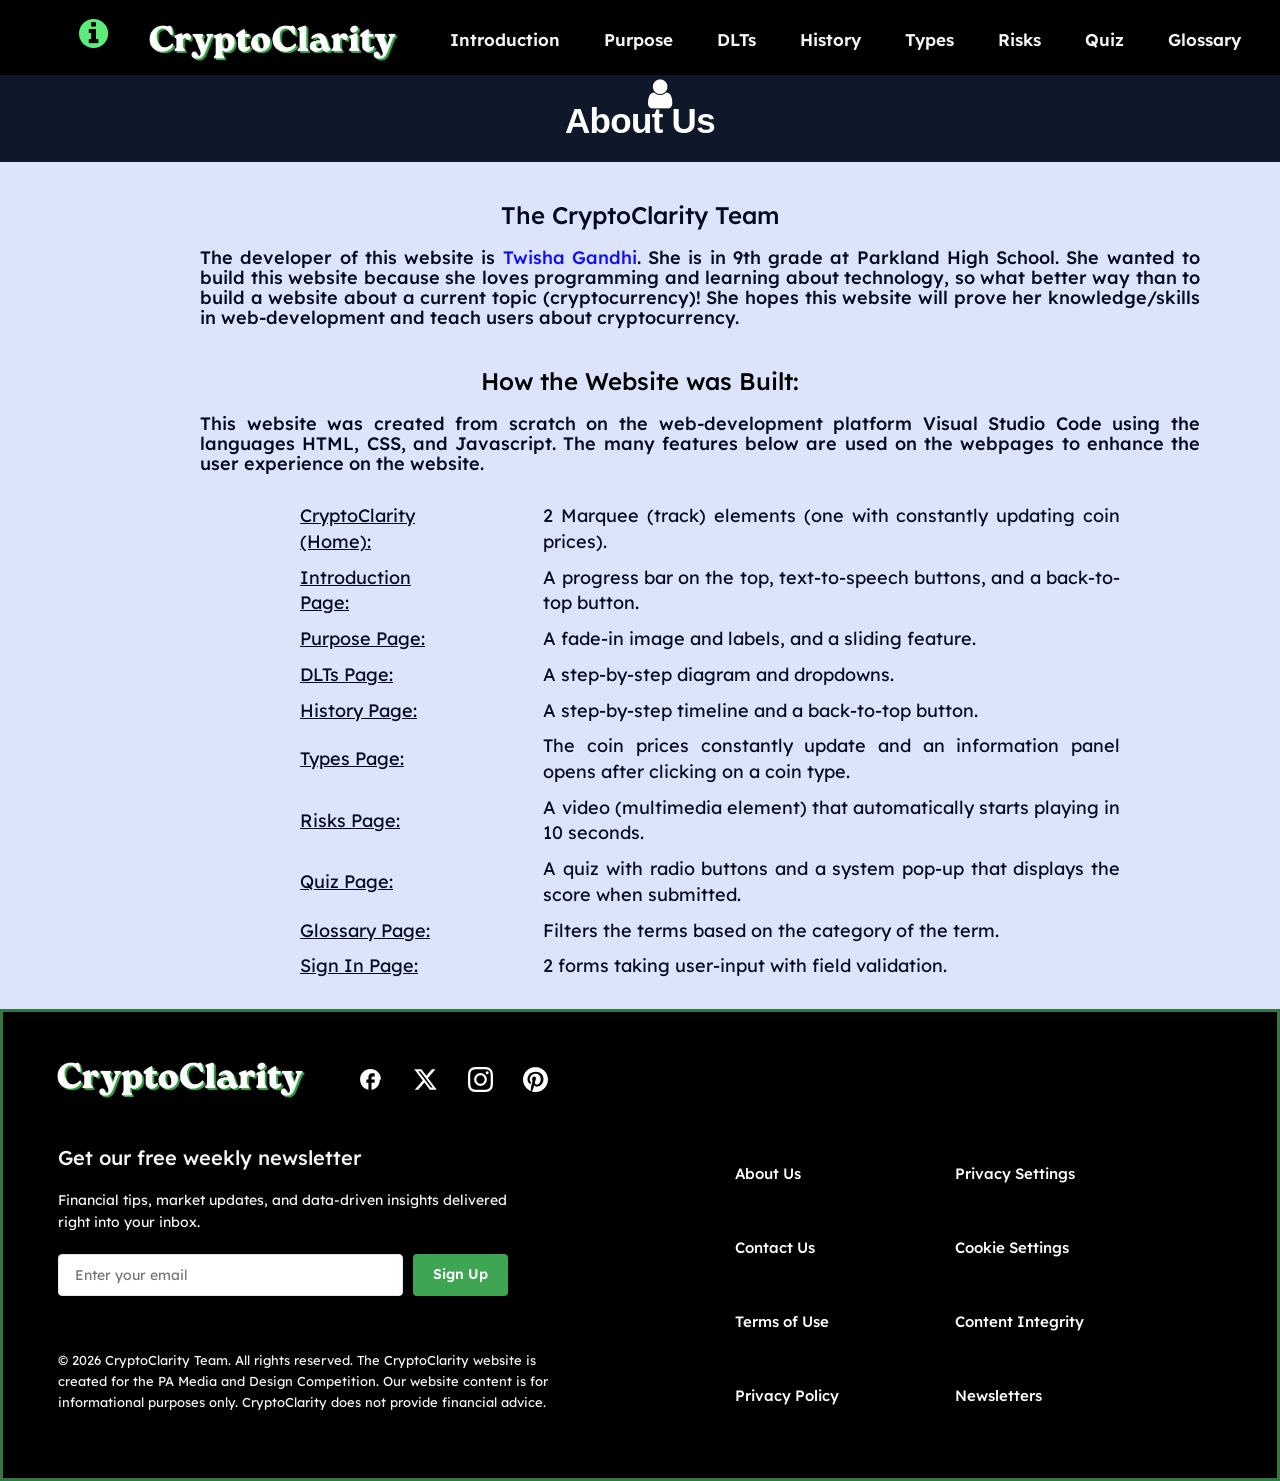
<file: about.html>
<!DOCTYPE html>
<html>

<head>
    <meta charset="UTF-8">
    <title>About Us | CryptoClarity</title>
    <meta name="viewport" content="width=device-width, initial-scale=1">
    <link rel="stylesheet" href="https://maxcdn.bootstrapcdn.com/bootstrap/3.4.0/css/bootstrap.min.css">
    <script src="https://ajax.googleapis.com/ajax/libs/jquery/3.4.1/jquery.min.js"></script>
    <script src="https://maxcdn.bootstrapcdn.com/bootstrap/3.4.0/js/bootstrap.min.js"></script>
    <link rel="stylesheet" href="https://cdnjs.cloudflare.com/ajax/libs/font-awesome/4.7.0/css/font-awesome.min.css">
    <link rel="icon" type="image/x-icon" href="logoFF.png">
    <link rel="stylesheet" href="style.css">
    <script src="common.js"></script>

    <link
        href="https://fonts.googleapis.com/css2?family=Lexend:wght@100..900&family=Space+Mono:ital,wght@0,400;0,700;1,400;1,700&display=swap"
        rel="stylesheet">
</head>

<body>
    <nav class="navbar-inverse navbar-dark bg-black"
        style="background-color: #000000 !important; margin-bottom: 0px !important; padding-bottom: 0px !important; border: none !important;">
        <div class="navbar-header">
            <button type="button" class="navbar-toggle" data-toggle="collapse" data-target="#myNavbar"
                target="#myNavbar">
                <span class="icon-bar"></span>
                <span class="icon-bar"></span>
                <span class="icon-bar"></span>
            </button>
            <a class="navbar-brand" href="#"></a>
        </div>
        <div class="collapse navbar-collapse" id="myNavbar">
            <ul class="menu">
                <li class="links"><a href="#" id="infoMark" onclick="extra()"><i class="fa fa-info-circle fa-2x"
                            style="color: #5deb7a"></i></a></li>
                <a href="#" id="homei" onclick="home()">
                    <img src="menuLogo.JPG" alt="Logo" class="menu-logo-img">
                </a>
                <li class="links"><a class="nav-word" onclick="intro()">Introduction</a></li>
                <li class="links"><a class="nav-word" onclick="purpose()">Purpose</a></li>
                <li class="links"><a class="nav-word" onclick="dlt()">DLTs</a></li>
                <li class="links"><a class="nav-word" onclick="history()">History</a></li>
                <li class="links"><a class="nav-word" onclick="types()">Types</a></li>
                <li class="links"><a class="nav-word" onclick="risks()">Risks</a></li>
                <li class="links"><a class="nav-word" onclick="quiz()">Quiz</a></li>
                <li class="links"><a class="nav-word" onclick="gloss()">Glossary</a></li>
                <li class="links"><a href="#" id="qMark" onclick="signup()"><i class="fa fa-user fa-2x"
                            style="color: white"></i></a></li>
            </ul>
        </div>
    </nav>
    <section class="crypto-hero-section2">
        <div class="crypto-hero-container2">
            <h1 class="crypto-hero-title2">About Us</h1>
        </div>
    </section>
    <br>
    <h3>The CryptoClarity Team</h3>
    </div>
    <h3 id="homeinfo">The developer of this website is <span style="color: rgb(13, 13, 250)">Twisha 
        Gandhi</span>. She is in 9th grade at Parkland High School. She wanted to build this website 
        because she loves programming and learning about technology, so what better way than to build a 
        website about a current topic (cryptocurrency)! She hopes this website will prove her 
        knowledge/skills in web-development and teach users about cryptocurrency. </h3>
    <h3 id="header">How the Website was Built:</h3>
    </hr>
    <h3 id="homeinfo">This website was created from scratch on the web-development
        platform Visual Studio Code using the languages HTML, CSS, and Javascript. The many features 
        below are used on the webpages to enhance the user experience on the website.
    </h3>
    <table id="typeinfo">
        <tr>
            <td><u>CryptoClarity (Home):</u></td>
            <td>2 Marquee (track) elements (one with constantly updating coin prices).</td>
            </td>
        </tr>
        <tr>
            <td><u>Introduction Page:</u></td>
            <td>A progress bar on the top, text-to-speech buttons, and a back-to-top button.</td>
        </tr>
        <tr>
            <td><u>Purpose Page:</u></td>
            <td>A fade-in image and labels, and a sliding feature.</td>
        </tr>
        <tr>
            <td><u>DLTs Page:</u></td>
            <td>A step-by-step diagram and dropdowns.</td>
        </tr>
        <tr>
            <td><u>History Page:</u></td>
            <td>A step-by-step timeline and a back-to-top button.</td>
        </tr>
        <tr>
            <td><u>Types Page:</u></td>
            <td>The coin prices constantly update and an information panel opens after clicking on a coin type.</td>
        </tr>
        <tr>
            <td><u>Risks Page:</u></td>
            <td>A video (multimedia element) that automatically starts playing in 10 seconds.</td>
        </tr>
        <tr>
            <td><u>Quiz Page:</u></td>
            <td>A quiz with radio buttons and a system pop-up that displays the score when submitted.</td>
        </tr>
        <tr>
            <td><u>Glossary Page:</u></td>
            <td>Filters the terms based on the category of the term.</td>
        </tr>
        <tr>
            <td><u>Sign In Page:</u></td>
            <td>2 forms taking user-input with field validation.</td>
        </tr>
    </table>
    <br>
    <footer class="hl-footer">
        <div class="hl-footer-container">
            <div class="hl-brand-row">
                <img src="menuLogo.JPG" alt="Logo" class="menu-logo-img" style="height:55px;">
                <div class="hl-social-links">
                    <a href="#" class="top-scroll-link" aria-label="Facebook">
                        <svg viewBox="0 0 24 24">
                            <path
                                d="M22 12c0-5.52-4.48-10-10-10S2 6.48 2 12c0 4.84 3.44 8.87 8 9.8V15H8v-3h2V9.5C10 7.57 11.57 6 13.5 6H16v3h-2c-.55 0-1 .45-1 1v2h3v3h-3v6.95c4.56-.93 8-4.96 8-9.8z" />
                        </svg>
                    </a>
                    <a href="#" class="top-scroll-link" aria-label="Twitter">
                        <svg viewBox="0 0 24 24">
                            <path
                                d="M18.244 2.25h3.308l-7.227 8.26 8.502 11.24H16.17l-5.214-6.817L4.99 21.75H1.68l7.73-8.835L1.254 2.25H8.08l4.713 6.231zm-1.161 17.52h1.833L7.084 4.126H5.117z" />
                        </svg>
                    </a>
                    <a href="#" class="top-scroll-link" aria-label="Instagram">
                        <svg viewBox="0 0 24 24">
                            <path
                                d="M12 2.163c3.204 0 3.584.012 4.85.07 3.252.148 4.771 1.691 4.919 4.919.058 1.265.069 1.645.069 4.849 0 3.205-.012 3.584-.069 4.849-.149 3.225-1.664 4.771-4.919 4.919-1.266.058-1.644.07-4.85.07-3.204 0-3.584-.012-4.849-.07-3.26-.149-4.771-1.699-4.919-4.92-.058-1.265-.07-1.644-.07-4.849 0-3.204.013-3.583.07-4.849.149-3.227 1.664-4.771 4.919-4.919 1.266-.057 1.645-.069 4.849-.069zM12 0C8.741 0 8.333.014 7.053.072 2.695.272.273 2.69.073 7.051.014 8.333 0 8.741 0 12c0 3.259.014 3.668.072 4.948.2 4.358 2.618 6.78 6.98 6.98 1.281.058 1.689.072 4.948.072 3.259 0 3.668-.014 4.948-.072 4.354-.2 6.782-2.618 6.979-6.98.059-1.28.073-1.689.073-4.948 0-3.259-.014-3.667-.072-4.947-.196-4.354-2.617-6.78-6.979-6.98C15.668.014 15.259 0 12 0zm0 5.838a6.162 6.162 0 1 0 0 12.324 6.162 6.162 0 0 0 0-12.324zM12 16a4 4 0 1 1 0-8 4 4 0 0 1 0 8zm6.406-11.845a1.44 1.44 0 1 0 0 2.881 1.44 1.44 0 0 0 0-2.881z" />
                        </svg>
                    </a>
                    <a href="#" class="top-scroll-link" aria-label="Pinterest">
                        <svg viewBox="0 0 24 24">
                            <path
                                d="M12.017 0C5.396 0 .029 5.367.029 11.987c0 5.079 3.158 9.417 7.618 11.162-.105-.949-.199-2.403.041-3.439.219-.937 1.406-5.966 1.406-5.966s-.359-.72-.359-1.781c0-1.663.967-2.907 2.17-2.907 1.023 0 1.518.769 1.518 1.689 0 1.029-.653 2.567-.992 3.992-.285 1.193.6 2.165 1.775 2.165 2.128 0 3.768-2.245 3.768-5.487 0-2.861-2.063-4.869-5.008-4.869-3.41 0-5.409 2.562-5.409 5.199 0 1.033.394 2.143.889 2.741.099.12.112.225.085.345-.09.375-.293 1.199-.334 1.363-.053.225-.172.271-.401.165-1.495-.69-2.433-2.878-2.433-4.646 0-3.776 2.748-7.252 7.92-7.252 4.158 0 7.392 2.967 7.392 6.923 0 4.135-2.607 7.462-6.233 7.462-1.214 0-2.354-.629-2.743-1.37l-.749 2.848c-.269 1.045-1.004 2.352-1.498 3.146 1.123.345 2.306.535 3.55.535 6.607 0 11.985-5.365 11.985-11.987C23.97 5.39 18.592.026 11.985.026L12.017 0z" />
                        </svg>
                    </a>
                </div>
            </div>
            <div class="hl-main-content">
                <div class="hl-left-panel">
                    <div class="hl-newsletter-box">
                        <h3>Get our free weekly newsletter</h3>
                        <p>Financial tips, market updates, and data-driven insights delivered right into your inbox.</p>
                        <form class="hl-newsletter-form" onsubmit="handleSignUp(event)">
                            <input type="email" placeholder="Enter your email" required aria-label="Email address">
                            <button type="submit">Sign Up</button>
                        </form>
                    </div>"
                    <div class="hl-copyright">© 2026 CryptoClarity Team. All rights reserved. The
                        CryptoClarity website is created for the PA Media and Design Competition. Our
                        website content is for informational purposes only. CryptoClarity does not
                        provide financial advice.
                    </div>
                </div>
                <div class="hl-links-grid">
                    <div class="hl-links-column">
                        <ul>
                            <li><a href="#" class="top-scroll-link2">About Us</a></li>
                            <li><a href="#" class="top-scroll-link">Contact Us</a></li>
                            <li><a href="#" class="top-scroll-link">Terms of Use</a></li>
                            <li><a href="#" class="top-scroll-link">Privacy Policy</a></li>
                        </ul>
                    </div>
                    <div class="hl-links-column">
                        <ul>
                            <li><a href="#" class="top-scroll-link">Privacy Settings</a></li>
                            <li><a href="#" class="top-scroll-link">Cookie Settings</a></li>
                            <li><a href="#" class="top-scroll-link">Content Integrity</a></li>
                            <li><a href="#" class="top-scroll-link">Newsletters</a></li>
                        </ul>
                    </div>
                </div>
            </div>
        </div>
    </footer>

    <div class="hl-modal-overlay" id="successModal">
        <div class="hl-modal">
            <div class="hl-modal-icon">✓</div>
            <h4>Subscription Successful!</h4>
            <p>Thank you for joining our community. You will now receive tips & updates directly in your inbox.</p>
            <button class="hl-modal-close" onclick="closeModal()">Close</button>
        </div>
    </div>
</body>

</html>

<script>
    const modalOverlay = document.getElementById('successModal');
    function handleSignUp(event) {
        event.preventDefault();
        modalOverlay.classList.add('active');
    }
    function closeModal() {
        modalOverlay.classList.remove('active');
    }
    modalOverlay.addEventListener('click', function (e) {
        if (e.target === modalOverlay) {
            closeModal();
        }
    });
    document.querySelectorAll('.top-scroll-link').forEach(link => {
        link.addEventListener('click', function (event) {
            event.preventDefault();
            window.scrollTo({
                top: 0,
                behavior: 'smooth'
            });
        });
    });
    document.querySelectorAll('.top-scroll-link2').forEach(link => {
        link.addEventListener('click', function (event) {
            event.preventDefault();
            window.location.href = 'about.html';
        });
    });
</script>
</file>
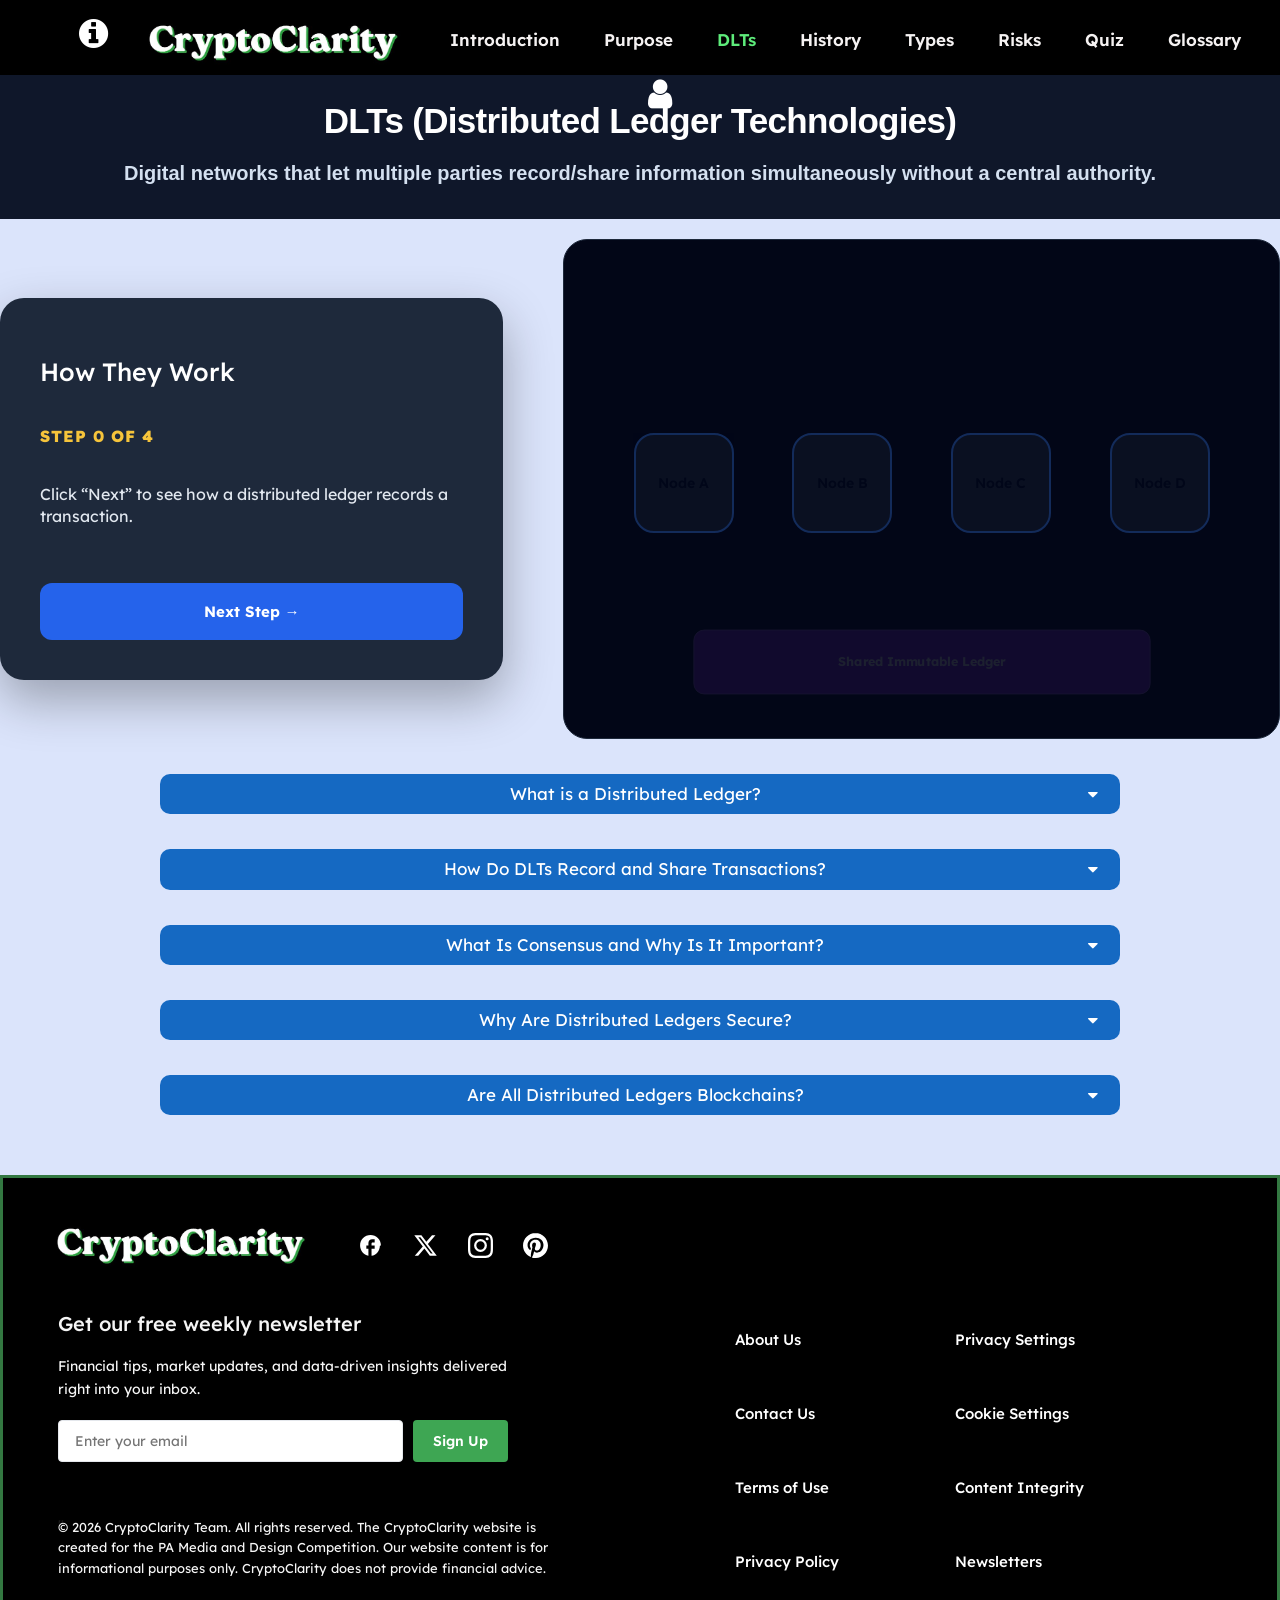
<file: dlt.html>
<!DOCTYPE html>
<html>

<head>
  <meta charset="UTF-8">
  <title>DLTs | CryptoClarity</title>
  <meta name="viewport" content="width=device-width, initial-scale=1">
  <link rel="stylesheet" href="https://maxcdn.bootstrapcdn.com/bootstrap/3.4.0/css/bootstrap.min.css">
  <script src="https://ajax.googleapis.com/ajax/libs/jquery/3.4.1/jquery.min.js"></script>
  <script src="https://maxcdn.bootstrapcdn.com/bootstrap/3.4.0/js/bootstrap.min.js"></script>
  <link rel="stylesheet" href="https://cdnjs.cloudflare.com/ajax/libs/font-awesome/4.7.0/css/font-awesome.min.css">
  <link rel="icon" type="image/x-icon" href="logoFF.png">
  <link rel="stylesheet" href="style.css">
  <script src="common.js"></script>

  <link
    href="https://fonts.googleapis.com/css2?family=Lexend:wght@100..900&family=Space+Mono:ital,wght@0,400;0,700;1,400;1,700&display=swap"
    rel="stylesheet">
</head>

<body>
  <nav class="navbar-inverse navbar-dark bg-black"
    style="background-color: #000000 !important; margin-bottom: 0px !important; padding-bottom: 0px !important; border: none !important;">
    <div class="navbar-header">
      <button type="button" class="navbar-toggle" data-toggle="collapse" data-target="#myNavbar" target="#myNavbar">
        <span class="icon-bar"></span>
        <span class="icon-bar"></span>
        <span class="icon-bar"></span>
      </button>
      <a class="navbar-brand" href="#"></a>
    </div>
    <div class="collapse navbar-collapse" id="myNavbar">
      <ul class="menu">
        <li class="links"><a href="#" id="infoMark" onclick="extra()"><i class="fa fa-info-circle fa-2x"
            style="color: white"></i></a></li>
        <a href="#" id="homei" onclick="home()">
          <img src="menuLogo.JPG" alt="Logo" class="menu-logo-img">
        </a>
        <li class="links"><a class="nav-word" onclick="intro()">Introduction</a></li>
        <li class="links"><a class="nav-word" onclick="purpose()">Purpose</a></li>
        <li class="links"><a class="nav-word" onclick="dlt()" style="color: #5deb7a;">DLTs</a></li>
        <li class="links"><a class="nav-word" onclick="history()">History</a></li>
        <li class="links"><a class="nav-word" onclick="types()">Types</a></li>
        <li class="links"><a class="nav-word" onclick="risks()">Risks</a></li>
        <li class="links"><a class="nav-word" onclick="quiz()">Quiz</a></li>
        <li class="links"><a class="nav-word" onclick="gloss()">Glossary</a></li>
        <li class="links"><a href="#" id="qMark" onclick="signup()"><i class="fa fa-user fa-2x"
            style="color: white"></i></a></li>
      </ul>
    </div>
  </nav>
  <section class="crypto-hero-section2">
    <div class="crypto-hero-container2">
      <h1 class="crypto-hero-title2">DLTs (Distributed Ledger Technologies)</h1>
      <p class="crypto-hero-subtitle2">Digital networks that let multiple parties record/share information
        simultaneously without a central authority.</p>
    </div>
  </section>
  <div class="dlt-container">
    <div class="dlt-content">
      <div class="dlt-text">

        <h2 class="main-title">How They Work</h2>
        <div class="step-indicator">Step <span id="stepNum">0</span> of 4</div>
        <br>
        <p id="stepText">
          Click “Next” to see how a distributed ledger records a transaction.
        </p>
        <button id="nextBtn">Next Step →</button>
      </div>
      <div class="dlt-visual">
        <svg class="connection-lines">
          <line class="line broadcast-line" x1="50%" y1="15%" x2="20%" y2="45%" />
          <line class="line broadcast-line" x1="50%" y1="15%" x2="40%" y2="45%" />
          <line class="line broadcast-line" x1="50%" y1="15%" x2="60%" y2="45%" />
          <line class="line broadcast-line" x1="50%" y1="15%" x2="80%" y2="45%" />

          <line class="line ledger-line" x1="20%" y1="55%" x2="50%" y2="85%" />
          <line class="line ledger-line" x1="40%" y1="55%" x2="50%" y2="85%" />
          <line class="line ledger-line" x1="60%" y1="55%" x2="50%" y2="85%" />
          <line class="line ledger-line" x1="80%" y1="55%" x2="50%" y2="85%" />
        </svg>

        <div class="transaction" id="transaction" style="font-size:14px">Transaction Data</div>

        <div class="nodes">
          <div class="node" style="font-size:14px">Node A</div>
          <div class="node" style="font-size:14px">Node B</div>
          <div class="node" style="font-size:14px">Node C</div>
          <div class="node" style="font-size:14px">Node D</div>
        </div>

        <div class="ledger" id="ledger" style="font-size:14px">Shared Immutable Ledger</div>
      </div>
    </div>
  </div>
  <br>
  <div class="bg-primary dltddhs" data-toggle="collapse" data-target="#apptype">
    </span>What is a Distributed Ledger?<i class="fa fa-sort-desc"></i></div>
  <div id="apptype" class="collapse">
    <h3 id="ddinfo">
      A distributed ledger is a digital record of transactions that is shared across many computers,
      called nodes. Each node stores a copy of the ledger, so no single organization controls the data. This makes the
      system more reliable and transparent.</h3>
  </div>
  <br>
  <section id="alltypes">
    <div class="bg-primary dltddhs" data-toggle="collapse" data-target="#nettype">
      </span>How Do DLTs Record and Share Transactions? <i class="fa fa-sort-desc"></i> </div>
    <div id="nettype" class="collapse">
      <h3 id="ddinfo">
        When a transaction occurs, it is broadcast to all nodes in the network. The nodes verify the
        transaction and update their copies of the ledger once agreement is reached. This keeps the data
        synchronized across the network.</h3>
    </div>
  </section>
  <br>
  <section id="alltypes">
    <div class="bg-primary dltddhs" data-toggle="collapse" data-target="#cloudtype">
      </span>What Is Consensus and Why Is It Important? <i class="fa fa-sort-desc"></i> </div>
    <div id="cloudtype" class="collapse">
      <h3 id="ddinfo">
        Consensus is the process nodes use to agree on which transactions are valid. It prevents fraud
        and ensures all participants record the same information. Different DLTs use methods like Proof
        of Work or Proof of Stake.</h3>
    </div>
  </section>
  <br>
  <section id="alltypes">
    <div class="bg-primary dltddhs" data-toggle="collapse" data-target="#citype">
      </span>Why Are Distributed Ledgers Secure?<i class="fa fa-sort-desc"></i> </div>
    <div id="citype" class="collapse">
      <h3 id="ddinfo">
        DLTs use cryptography and decentralization to protect data. Because the ledger is shared across
        many nodes, altering a record would require changing most copies at the same time. This makes
        tampering extremely difficult.</h3>
    </div>
  </section>
  <br>
  <section id="alltypes">
    <div class="bg-primary dltddhs" data-toggle="collapse" data-target="#iottype">
      </span>Are All Distributed Ledgers Blockchains?<i class="fa fa-sort-desc"></i> </div>
    <div id="iottype" class="collapse">
      <h3 id="ddinfo">
        Not all distributed ledgers are blockchains. While blockchains store data in linked blocks, some
        DLTs use other structures, such as Directed Acyclic Graphs (DAGs), to improve speed and scalability.</h3>
    </div>
    <br>
    <br>
  </section>
  <br>
  <footer class="hl-footer">
    <div class="hl-footer-container">

      <div class="hl-brand-row">
        <img src="menuLogo.JPG" alt="Logo" class="menu-logo-img" style="height:55px;">
        <div class="hl-social-links">
          <a href="#" class="top-scroll-link" aria-label="Facebook">
            <svg viewBox="0 0 24 24">
              <path
                d="M22 12c0-5.52-4.48-10-10-10S2 6.48 2 12c0 4.84 3.44 8.87 8 9.8V15H8v-3h2V9.5C10 7.57 11.57 6 13.5 6H16v3h-2c-.55 0-1 .45-1 1v2h3v3h-3v6.95c4.56-.93 8-4.96 8-9.8z" />
            </svg>
          </a>
          <a href="#" class="top-scroll-link" aria-label="Twitter">
            <svg viewBox="0 0 24 24">
              <path
                d="M18.244 2.25h3.308l-7.227 8.26 8.502 11.24H16.17l-5.214-6.817L4.99 21.75H1.68l7.73-8.835L1.254 2.25H8.08l4.713 6.231zm-1.161 17.52h1.833L7.084 4.126H5.117z" />
            </svg>
          </a>
          <a href="#" class="top-scroll-link" aria-label="Instagram">
            <svg viewBox="0 0 24 24">
              <path
                d="M12 2.163c3.204 0 3.584.012 4.85.07 3.252.148 4.771 1.691 4.919 4.919.058 1.265.069 1.645.069 4.849 0 3.205-.012 3.584-.069 4.849-.149 3.225-1.664 4.771-4.919 4.919-1.266.058-1.644.07-4.85.07-3.204 0-3.584-.012-4.849-.07-3.26-.149-4.771-1.699-4.919-4.92-.058-1.265-.07-1.644-.07-4.849 0-3.204.013-3.583.07-4.849.149-3.227 1.664-4.771 4.919-4.919 1.266-.057 1.645-.069 4.849-.069zM12 0C8.741 0 8.333.014 7.053.072 2.695.272.273 2.69.073 7.051.014 8.333 0 8.741 0 12c0 3.259.014 3.668.072 4.948.2 4.358 2.618 6.78 6.98 6.98 1.281.058 1.689.072 4.948.072 3.259 0 3.668-.014 4.948-.072 4.354-.2 6.782-2.618 6.979-6.98.059-1.28.073-1.689.073-4.948 0-3.259-.014-3.667-.072-4.947-.196-4.354-2.617-6.78-6.979-6.98C15.668.014 15.259 0 12 0zm0 5.838a6.162 6.162 0 1 0 0 12.324 6.162 6.162 0 0 0 0-12.324zM12 16a4 4 0 1 1 0-8 4 4 0 0 1 0 8zm6.406-11.845a1.44 1.44 0 1 0 0 2.881 1.44 1.44 0 0 0 0-2.881z" />
            </svg>
          </a>
          <a href="#" class="top-scroll-link" aria-label="Pinterest">
            <svg viewBox="0 0 24 24">
              <path
                d="M12.017 0C5.396 0 .029 5.367.029 11.987c0 5.079 3.158 9.417 7.618 11.162-.105-.949-.199-2.403.041-3.439.219-.937 1.406-5.966 1.406-5.966s-.359-.72-.359-1.781c0-1.663.967-2.907 2.17-2.907 1.023 0 1.518.769 1.518 1.689 0 1.029-.653 2.567-.992 3.992-.285 1.193.6 2.165 1.775 2.165 2.128 0 3.768-2.245 3.768-5.487 0-2.861-2.063-4.869-5.008-4.869-3.41 0-5.409 2.562-5.409 5.199 0 1.033.394 2.143.889 2.741.099.12.112.225.085.345-.09.375-.293 1.199-.334 1.363-.053.225-.172.271-.401.165-1.495-.69-2.433-2.878-2.433-4.646 0-3.776 2.748-7.252 7.92-7.252 4.158 0 7.392 2.967 7.392 6.923 0 4.135-2.607 7.462-6.233 7.462-1.214 0-2.354-.629-2.743-1.37l-.749 2.848c-.269 1.045-1.004 2.352-1.498 3.146 1.123.345 2.306.535 3.55.535 6.607 0 11.985-5.365 11.985-11.987C23.97 5.39 18.592.026 11.985.026L12.017 0z" />
            </svg>
          </a>
        </div>
      </div>

      <div class="hl-main-content">
        <div class="hl-left-panel">
          <div class="hl-newsletter-box">
            <h3>Get our free weekly newsletter</h3>
            <p>Financial tips, market updates, and data-driven insights delivered right into your inbox.</p>
            <form class="hl-newsletter-form" onsubmit="handleSignUp(event)">
              <input type="email" placeholder="Enter your email" required aria-label="Email address">
              <button type="submit">Sign Up</button>
            </form>
          </div>"
          <div class="hl-copyright">© 2026 CryptoClarity Team. All rights reserved. The
            CryptoClarity website is created for the PA Media and Design Competition. Our
            website content is for informational purposes only. CryptoClarity does not
            provide financial advice.
          </div>
        </div>

        <div class="hl-links-grid">
          <div class="hl-links-column">
            <ul>
              <li><a href="#" class="top-scroll-link2">About Us</a></li>
              <li><a href="#" class="top-scroll-link">Contact Us</a></li>
              <li><a href="#" class="top-scroll-link">Terms of Use</a></li>
              <li><a href="#" class="top-scroll-link">Privacy Policy</a></li>
            </ul>
          </div>
          <div class="hl-links-column">
            <ul>
              <li><a href="#" class="top-scroll-link">Privacy Settings</a></li>
              <li><a href="#" class="top-scroll-link">Cookie Settings</a></li>
              <li><a href="#" class="top-scroll-link">Content Integrity</a></li>
              <li><a href="#" class="top-scroll-link">Newsletters</a></li>
            </ul>
          </div>
        </div>
      </div>
    </div>
  </footer>

  <div class="hl-modal-overlay" id="successModal">
    <div class="hl-modal">
      <div class="hl-modal-icon">✓</div>
      <h4>Subscription Successful!</h4>
      <p>Thank you for joining our community. You will now receive tips & updates directly in your inbox.</p>
      <button class="hl-modal-close" onclick="closeModal()">Close</button>
    </div>
  </div>
</body>

<script>
  const modalOverlay = document.getElementById('successModal');
  function handleSignUp(event) {
    event.preventDefault();
    modalOverlay.classList.add('active');
  }
  function closeModal() {
    modalOverlay.classList.remove('active');
  }
  modalOverlay.addEventListener('click', function (e) {
    if (e.target === modalOverlay) {
      closeModal();
    }
  });
  document.querySelectorAll('.top-scroll-link').forEach(link => {
    link.addEventListener('click', function (event) {
      event.preventDefault();
      window.scrollTo({
        top: 0,
        behavior: 'smooth'
      });
    });
  });

  document.querySelectorAll('.top-scroll-link2').forEach(link => {
    link.addEventListener('click', function (event) {
      event.preventDefault();
      window.location.href = 'about.html';
    });
  });

  const triggers = document.querySelectorAll('[data-toggle="collapse"]');
  triggers.forEach(trigger => {
    trigger.addEventListener('click', function () {
      const targetSelector = this.getAttribute('data-target');
      const targetElement = document.querySelector(targetSelector);

      const openCollapses = document.querySelectorAll('.collapse.show');

      openCollapses.forEach(collapse => {
        if (collapse !== targetElement) {
          $(collapse).collapse('hide');
        }
      });
    });
  });

  const steps = [
    "A transaction is created and encrypted, ready to be sent to the network.",
    "The transaction is broadcast. Data flows simultaneously to all nodes in the network.",
    "Nodes perform validation. They check if the sender has funds and if the signature is valid.",
    "The ledger updates globally. Every node now holds the exact same record forever."
  ];

  let currentStep = 0;

  const transaction = document.getElementById("transaction");
  const nodes = document.querySelectorAll(".node");
  const ledger = document.getElementById("ledger");
  const text = document.getElementById("stepText");
  const stepNum = document.getElementById("stepNum");
  const btn = document.getElementById("nextBtn");
  const lines = document.querySelectorAll(".line");

  btn.addEventListener("click", () => {
    currentStep++;
    stepNum.textContent = currentStep;

    if (currentStep === 1) {
      transaction.classList.add("show");
      text.textContent = steps[0];
    }

    if (currentStep === 2) {
      nodes.forEach(n => n.classList.add("active"));
      const broadcastLines = document.querySelectorAll(".broadcast-line");
      broadcastLines.forEach(l => l.classList.add("active"));
      text.textContent = steps[1];
    }

    if (currentStep === 3) {
      nodes.forEach(n => {
        n.style.background = "#22c55e";
        n.style.borderColor = "#22c55e";
        n.textContent = "Verified";
      });
      text.textContent = steps[2];
    }

    if (currentStep === 4) {
      ledger.classList.add("active");
      const ledgerLines = document.querySelectorAll(".ledger-line");
      ledgerLines.forEach(l => l.classList.add("active"));

      text.textContent = steps[3];
      btn.textContent = "Process Complete";
      btn.style.background = "#f6c43b";
      btn.style.color = "black";

      setTimeout(() => {
        btn.textContent = "Restart Demo";
        btn.onclick = () => location.reload();
      }, 500);
    }
  });
</script>
</file>
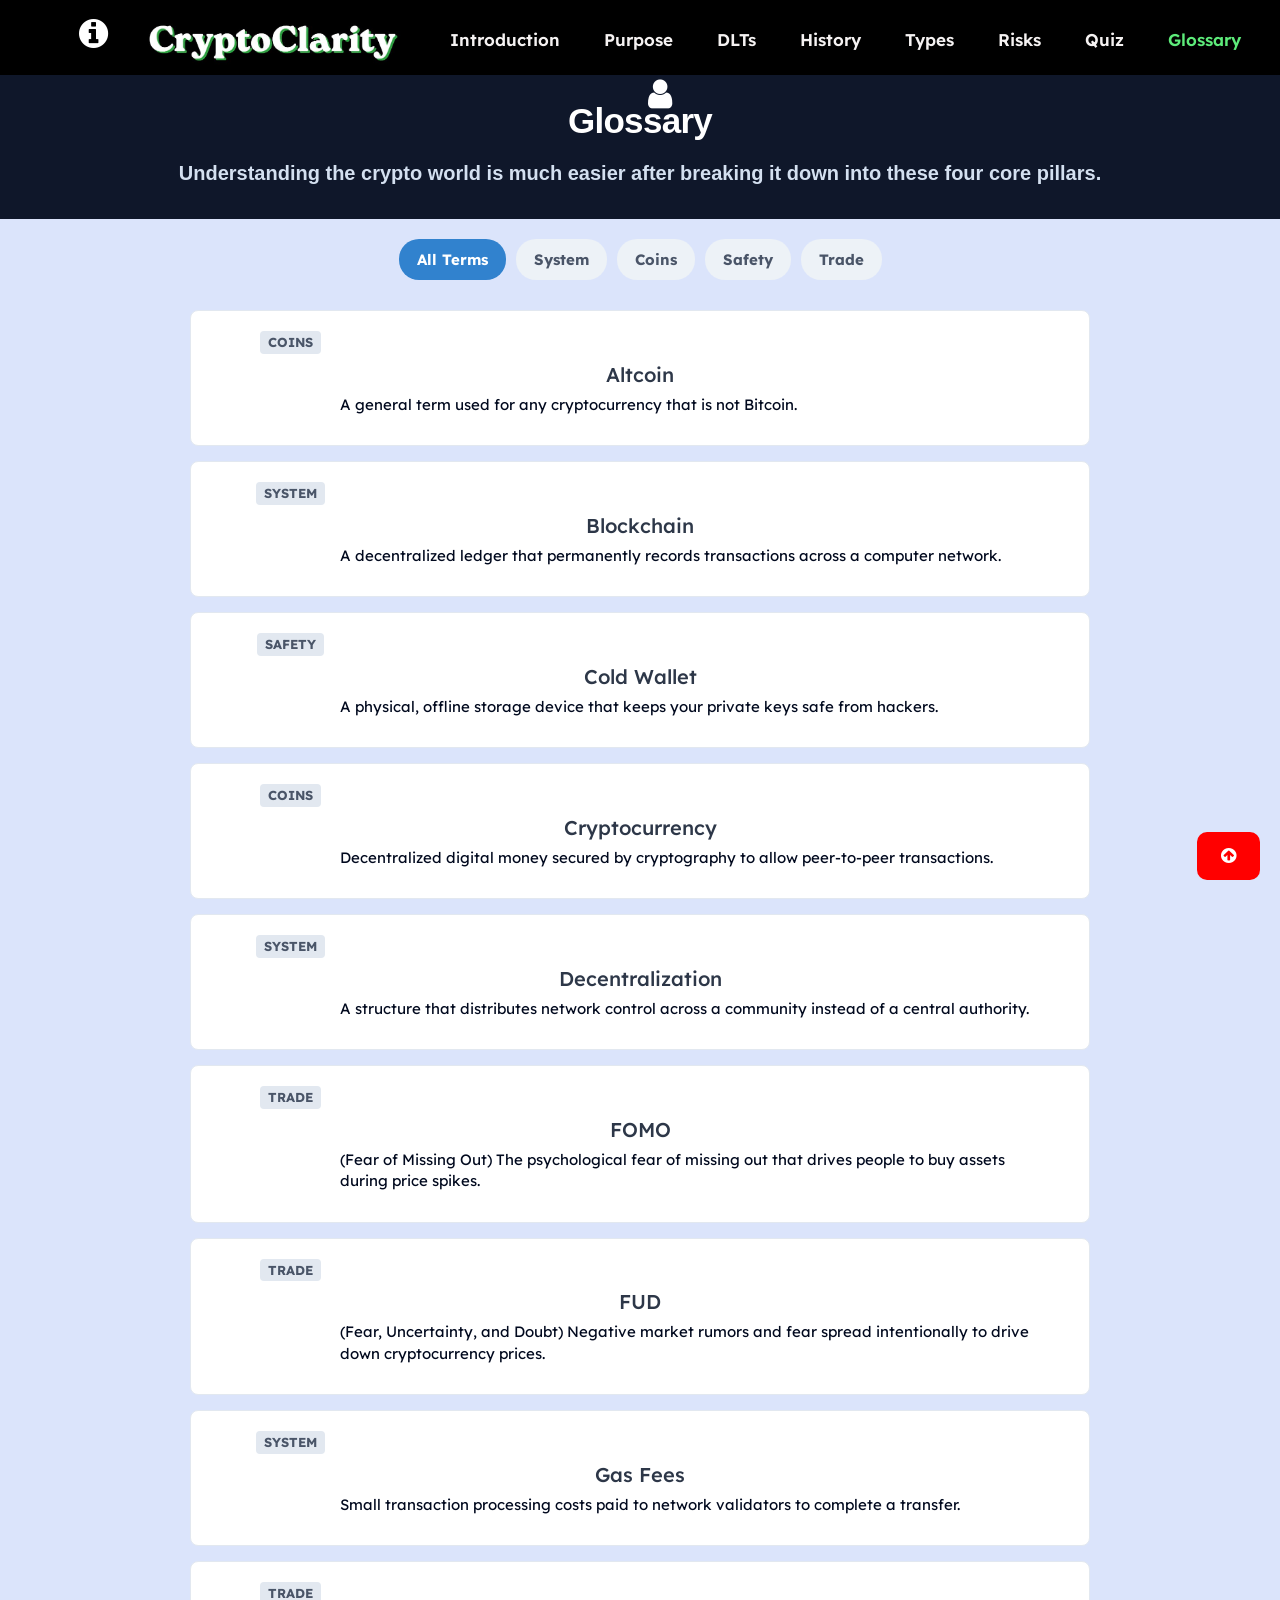
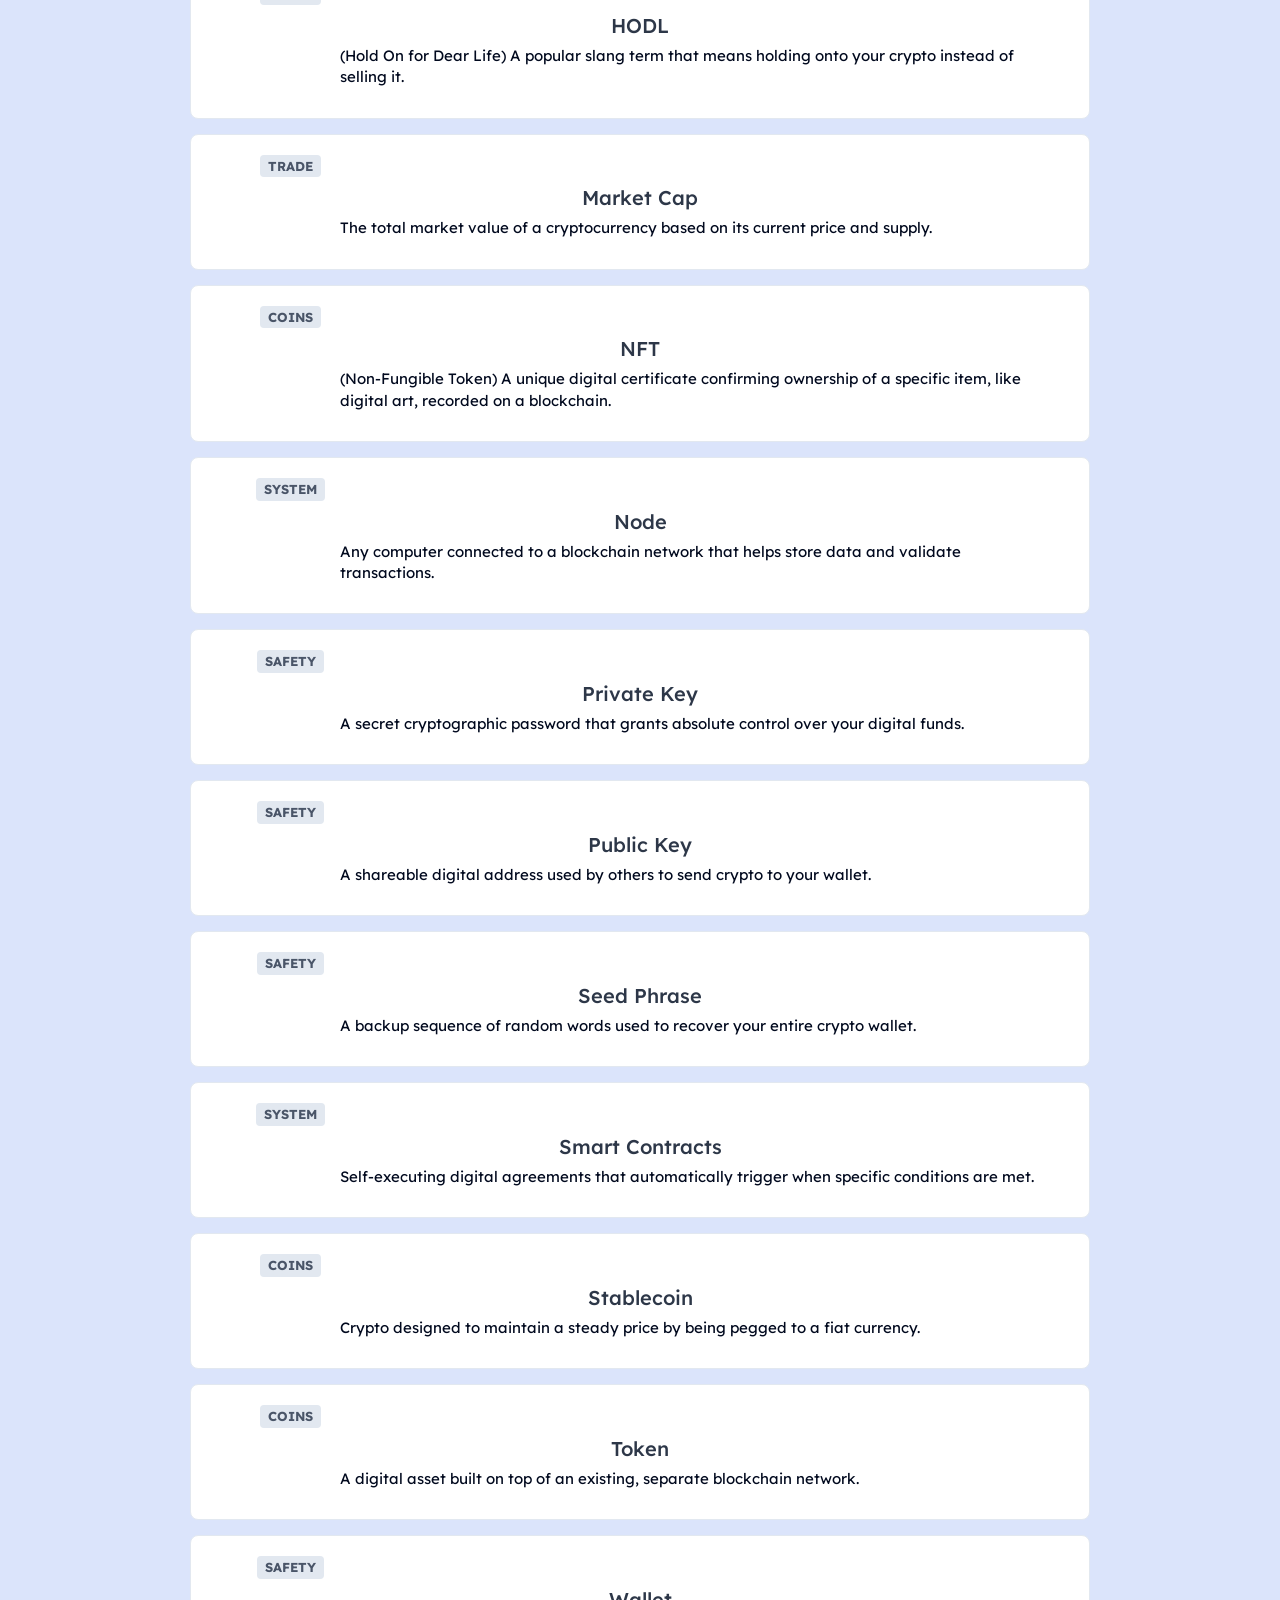
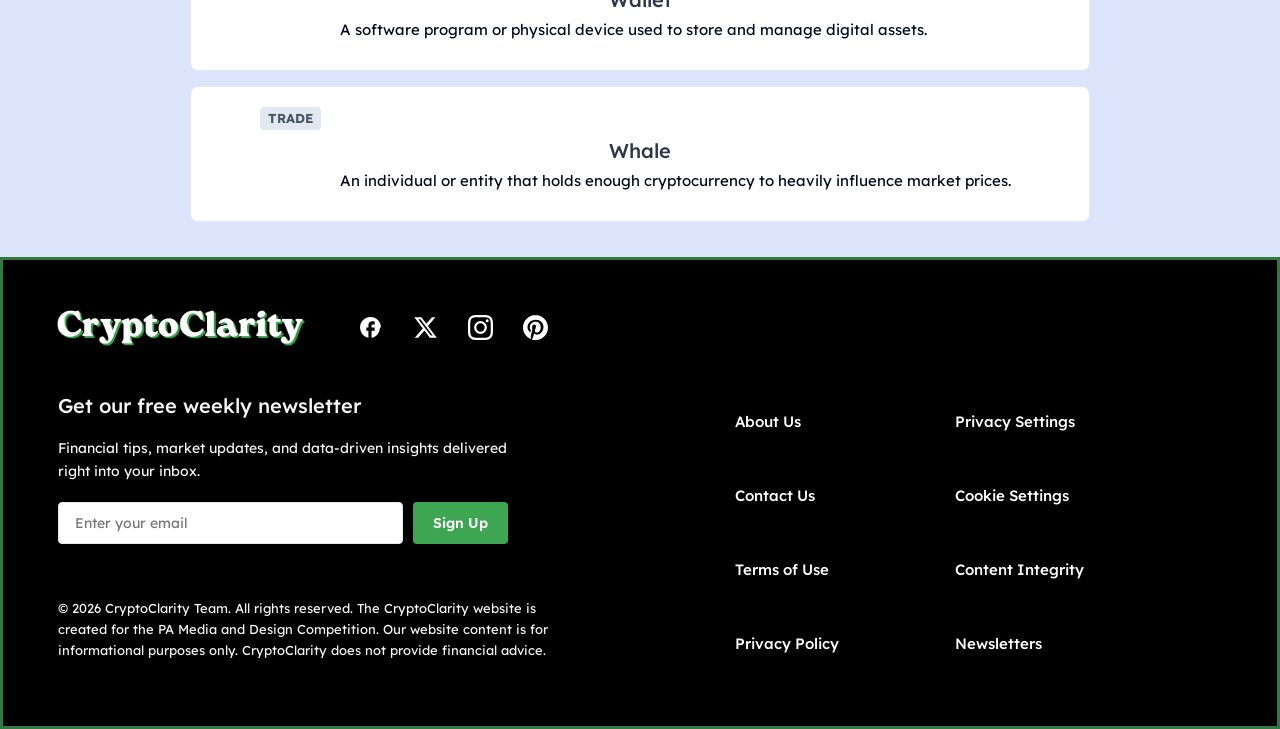
<file: gloss.html>
<!DOCTYPE html>
<html>

<head>
    <meta charset="UTF-8">
    <title>Glossary | CryptoClarity</title>
    <meta name="viewport" content="width=device-width, initial-scale=1">
    <link rel="stylesheet" href="https://maxcdn.bootstrapcdn.com/bootstrap/3.4.0/css/bootstrap.min.css">
    <script src="https://ajax.googleapis.com/ajax/libs/jquery/3.4.1/jquery.min.js"></script>
    <script src="https://maxcdn.bootstrapcdn.com/bootstrap/3.4.0/js/bootstrap.min.js"></script>
    <link rel="stylesheet" href="https://cdnjs.cloudflare.com/ajax/libs/font-awesome/4.7.0/css/font-awesome.min.css">
    <link rel="icon" type="image/x-icon" href="logoFF.png">
    <link rel="stylesheet" href="style.css">
    <script src="common.js"></script>

    <link
        href="https://fonts.googleapis.com/css2?family=Lexend:wght@100..900&family=Space+Mono:ital,wght@0,400;0,700;1,400;1,700&display=swap"
        rel="stylesheet">
</head>

<body>
    <nav class="navbar-inverse navbar-dark bg-black"
        style="background-color: #000000 !important; margin-bottom: 0px !important; padding-bottom: 0px !important; border: none !important;">
        <div class="navbar-header">
            <button type="button" class="navbar-toggle" data-toggle="collapse" data-target="#myNavbar"
                target="#myNavbar">
                <span class="icon-bar"></span>
                <span class="icon-bar"></span>
                <span class="icon-bar"></span>
            </button>
            <a class="navbar-brand" href="#"></a>
        </div>
        <div class="collapse navbar-collapse" id="myNavbar">
            <ul class="menu">
                <li class="links"><a href="#" id="infoMark" onclick="extra()"><i class="fa fa-info-circle fa-2x"
                            style="color: white"></i></a></li>
                <a href="#" id="homei" onclick="home()">
                    <img src="menuLogo.JPG" alt="Logo" class="menu-logo-img">
                </a>
                <li class="links"><a class="nav-word" onclick="intro()">Introduction</a></li>
                <li class="links"><a class="nav-word" onclick="purpose()">Purpose</a></li>
                <li class="links"><a class="nav-word" onclick="dlt()">DLTs</a></li>
                <li class="links"><a class="nav-word" onclick="history()">History</a></li>
                <li class="links"><a class="nav-word" onclick="types()">Types</a></li>
                <li class="links"><a class="nav-word" onclick="risks()">Risks</a></li>
                <li class="links"><a class="nav-word" onclick="quiz()">Quiz</a></li>
                <li class="links"><a class="nav-word" onclick="gloss()" style="color: #5deb7a;">Glossary</a></li>
                <li class="links"><a href="#" id="qMark" onclick="signup()"><i class="fa fa-user fa-2x"
                            style="color: white"></i></a></li>
            </ul>
        </div>
    </nav>
    <section class="crypto-hero-section2">
        <div class="crypto-hero-container2">
            <h1 class="crypto-hero-title2">Glossary</h1>
            <p class="crypto-hero-subtitle2">Understanding the crypto world is much easier after
                breaking it down into these four core pillars.</p>
        </div>
    </section>
    <br>
    <center>
        <div class="filter-container">
            <button class="filter-btn active" data-filter="all">All Terms</button>
            <button class="filter-btn" data-filter="system">System</button>
            <button class="filter-btn" data-filter="coins">Coins</button>
            <button class="filter-btn" data-filter="safety">Safety</button>
            <button class="filter-btn" data-filter="trade">Trade</button>
        </div>
        <div class="glossary-list">
            <div class="glossary-item" data-category="coins">
                <span class="category-tag">Coins</span>
                <h3 class="term-title">Altcoin</h3>
                <p>A general term used for any cryptocurrency that is not Bitcoin.</p>
            </div>

            <div class="glossary-item" data-category="system">
                <span class="category-tag">System</span>
                <h3 class="term-title">Blockchain</h3>
                <p>A decentralized ledger that permanently records transactions across a computer network.</p>
            </div>

            <div class="glossary-item" data-category="safety">
                <span class="category-tag">Safety</span>
                <h3 class="term-title">Cold Wallet</h3>
                <p>A physical, offline storage device that keeps your private keys safe from hackers.</p>
            </div>

            <div class="glossary-item" data-category="coins">
                <span class="category-tag">Coins</span>
                <h3 class="term-title">Cryptocurrency</h3>
                <p>Decentralized digital money secured by cryptography to allow peer-to-peer transactions.</p>
            </div>

            <div class="glossary-item" data-category="system">
                <span class="category-tag">System</span>
                <h3 class="term-title">Decentralization</h3>
                <p>A structure that distributes network control across a community instead of a central authority.</p>
            </div>

            <div class="glossary-item" data-category="trade">
                <span class="category-tag">Trade</span>
                <h3 class="term-title">FOMO</h3>
                <p>(Fear of Missing Out) The psychological fear of missing out that drives people to buy assets during price spikes.</p>
            </div>

            <div class="glossary-item" data-category="trade">
                <span class="category-tag">Trade</span>
                <h3 class="term-title">FUD</h3>
                <p>(Fear, Uncertainty, and Doubt) Negative market rumors and fear spread intentionally to drive down cryptocurrency prices.</p>
            </div>

            <div class="glossary-item" data-category="system">
                <span class="category-tag">System</span>
                <h3 class="term-title">Gas Fees</h3>
                <p>Small transaction processing costs paid to network validators to complete a transfer.</p>
            </div>

            <div class="glossary-item" data-category="trade">
                <span class="category-tag">Trade</span>
                <h3 class="term-title">HODL</h3>
                <p>(Hold On for Dear Life) A popular slang term that means holding onto your crypto instead of selling it.</p>
            </div>

            <div class="glossary-item" data-category="trade">
                <span class="category-tag">Trade</span>
                <h3 class="term-title">Market Cap</h3>
                <p>The total market value of a cryptocurrency based on its current price and supply.</p>
            </div>

            <div class="glossary-item" data-category="coins">
                <span class="category-tag">Coins</span>
                <h3 class="term-title">NFT</h3>
                <p>(Non-Fungible Token) A unique digital certificate confirming ownership of a specific item, like digital art, recorded on a blockchain.</p>
            </div>

            <div class="glossary-item" data-category="system">
                <span class="category-tag">System</span>
                <h3 class="term-title">Node</h3>
                <p>Any computer connected to a blockchain network that helps store data and validate transactions.</p>
            </div>

            <div class="glossary-item" data-category="safety">
                <span class="category-tag">Safety</span>
                <h3 class="term-title">Private Key</h3>
                <p>A secret cryptographic password that grants absolute control over your digital funds.</p>
            </div>

            <div class="glossary-item" data-category="safety">
                <span class="category-tag">Safety</span>
                <h3 class="term-title">Public Key</h3>
                <p>A shareable digital address used by others to send crypto to your wallet.</p>
            </div>

            <div class="glossary-item" data-category="safety">
                <span class="category-tag">Safety</span>
                <h3 class="term-title">Seed Phrase</h3>
                <p>A backup sequence of random words used to recover your entire crypto wallet.</p>
            </div>

            <div class="glossary-item" data-category="system">
                <span class="category-tag">System</span>
                <h3 class="term-title">Smart Contracts</h3>
                <p>Self-executing digital agreements that automatically trigger when specific conditions are met.</p>
            </div>

            <div class="glossary-item" data-category="coins">
                <span class="category-tag">Coins</span>
                <h3 class="term-title">Stablecoin</h3>
                <p>Crypto designed to maintain a steady price by being pegged to a fiat currency.</p>
            </div>

            <div class="glossary-item" data-category="coins">
                <span class="category-tag">Coins</span>
                <h3 class="term-title">Token</h3>
                <p>A digital asset built on top of an existing, separate blockchain network.</p>
            </div>

            <div class="glossary-item" data-category="safety">
                <span class="category-tag">Safety</span>
                <h3 class="term-title">Wallet</h3>
                <p>A software program or physical device used to store and manage digital assets.</p>
            </div>

            <div class="glossary-item" data-category="trade">
                <span class="category-tag">Trade</span>
                <h3 class="term-title">Whale</h3>
                <p>An individual or entity that holds enough cryptocurrency to heavily influence market prices.</p>
            </div>
        </div>
    </center>

    <button class="btn btn-primary fa fa-arrow-circle-up" onclick="topFunction()" id="topBtn"
        title="Go to top"></button>
    <br>
    <footer class="hl-footer">
        <div class="hl-footer-container">
            <div class="hl-brand-row">
                <img src="menuLogo.JPG" alt="Logo" class="menu-logo-img" style="height:55px;">
                <div class="hl-social-links">
                    <a href="#" class="top-scroll-link" aria-label="Facebook">
                        <svg viewBox="0 0 24 24">
                            <path
                                d="M22 12c0-5.52-4.48-10-10-10S2 6.48 2 12c0 4.84 3.44 8.87 8 9.8V15H8v-3h2V9.5C10 7.57 11.57 6 13.5 6H16v3h-2c-.55 0-1 .45-1 1v2h3v3h-3v6.95c4.56-.93 8-4.96 8-9.8z" />
                        </svg>
                    </a>
                    <a href="#" class="top-scroll-link" aria-label="Twitter">
                        <svg viewBox="0 0 24 24">
                            <path
                                d="M18.244 2.25h3.308l-7.227 8.26 8.502 11.24H16.17l-5.214-6.817L4.99 21.75H1.68l7.73-8.835L1.254 2.25H8.08l4.713 6.231zm-1.161 17.52h1.833L7.084 4.126H5.117z" />
                        </svg>
                    </a>
                    <a href="#" class="top-scroll-link" aria-label="Instagram">
                        <svg viewBox="0 0 24 24">
                            <path
                                d="M12 2.163c3.204 0 3.584.012 4.85.07 3.252.148 4.771 1.691 4.919 4.919.058 1.265.069 1.645.069 4.849 0 3.205-.012 3.584-.069 4.849-.149 3.225-1.664 4.771-4.919 4.919-1.266.058-1.644.07-4.85.07-3.204 0-3.584-.012-4.849-.07-3.26-.149-4.771-1.699-4.919-4.92-.058-1.265-.07-1.644-.07-4.849 0-3.204.013-3.583.07-4.849.149-3.227 1.664-4.771 4.919-4.919 1.266-.057 1.645-.069 4.849-.069zM12 0C8.741 0 8.333.014 7.053.072 2.695.272.273 2.69.073 7.051.014 8.333 0 8.741 0 12c0 3.259.014 3.668.072 4.948.2 4.358 2.618 6.78 6.98 6.98 1.281.058 1.689.072 4.948.072 3.259 0 3.668-.014 4.948-.072 4.354-.2 6.782-2.618 6.979-6.98.059-1.28.073-1.689.073-4.948 0-3.259-.014-3.667-.072-4.947-.196-4.354-2.617-6.78-6.979-6.98C15.668.014 15.259 0 12 0zm0 5.838a6.162 6.162 0 1 0 0 12.324 6.162 6.162 0 0 0 0-12.324zM12 16a4 4 0 1 1 0-8 4 4 0 0 1 0 8zm6.406-11.845a1.44 1.44 0 1 0 0 2.881 1.44 1.44 0 0 0 0-2.881z" />
                        </svg>
                    </a>
                    <a href="#" class="top-scroll-link" aria-label="Pinterest">
                        <svg viewBox="0 0 24 24">
                            <path
                                d="M12.017 0C5.396 0 .029 5.367.029 11.987c0 5.079 3.158 9.417 7.618 11.162-.105-.949-.199-2.403.041-3.439.219-.937 1.406-5.966 1.406-5.966s-.359-.72-.359-1.781c0-1.663.967-2.907 2.17-2.907 1.023 0 1.518.769 1.518 1.689 0 1.029-.653 2.567-.992 3.992-.285 1.193.6 2.165 1.775 2.165 2.128 0 3.768-2.245 3.768-5.487 0-2.861-2.063-4.869-5.008-4.869-3.41 0-5.409 2.562-5.409 5.199 0 1.033.394 2.143.889 2.741.099.12.112.225.085.345-.09.375-.293 1.199-.334 1.363-.053.225-.172.271-.401.165-1.495-.69-2.433-2.878-2.433-4.646 0-3.776 2.748-7.252 7.92-7.252 4.158 0 7.392 2.967 7.392 6.923 0 4.135-2.607 7.462-6.233 7.462-1.214 0-2.354-.629-2.743-1.37l-.749 2.848c-.269 1.045-1.004 2.352-1.498 3.146 1.123.345 2.306.535 3.55.535 6.607 0 11.985-5.365 11.985-11.987C23.97 5.39 18.592.026 11.985.026L12.017 0z" />
                        </svg>
                    </a>
                </div>
            </div>

            <div class="hl-main-content">
                <div class="hl-left-panel">
                    <div class="hl-newsletter-box">
                        <h3>Get our free weekly newsletter</h3>
                        <p>Financial tips, market updates, and data-driven insights delivered right into your inbox.</p>
                        <form class="hl-newsletter-form" onsubmit="handleSignUp(event)">
                            <input type="email" placeholder="Enter your email" required aria-label="Email address">
                            <button type="submit">Sign Up</button>
                        </form>
                    </div>"
                    <div class="hl-copyright">© 2026 CryptoClarity Team. All rights reserved. The
                        CryptoClarity website is created for the PA Media and Design Competition. Our
                        website content is for informational purposes only. CryptoClarity does not
                        provide financial advice.
                    </div>
                </div>
                <div class="hl-links-grid">
                    <div class="hl-links-column">
                        <ul>
                            <li><a href="#" class="top-scroll-link2">About Us</a></li>
                            <li><a href="#" class="top-scroll-link">Contact Us</a></li>
                            <li><a href="#" class="top-scroll-link">Terms of Use</a></li>
                            <li><a href="#" class="top-scroll-link">Privacy Policy</a></li>
                        </ul>
                    </div>
                    <div class="hl-links-column">
                        <ul>
                            <li><a href="#" class="top-scroll-link">Privacy Settings</a></li>
                            <li><a href="#" class="top-scroll-link">Cookie Settings</a></li>
                            <li><a href="#" class="top-scroll-link">Content Integrity</a></li>
                            <li><a href="#" class="top-scroll-link">Newsletters</a></li>
                        </ul>
                    </div>
                </div>
            </div>
        </div>
    </footer>
    <div class="hl-modal-overlay" id="successModal">
        <div class="hl-modal">
            <div class="hl-modal-icon">✓</div>
            <h4>Subscription Successful!</h4>
            <p>Thank you for joining our community. You will now receive tips & updates directly in your inbox.</p>
            <button class="hl-modal-close" onclick="closeModal()">Close</button>
        </div>
    </div>
</body>

<script>
    const modalOverlay = document.getElementById('successModal');

    function handleSignUp(event) {
        event.preventDefault();
        modalOverlay.classList.add('active');
    }

    function closeModal() {
        modalOverlay.classList.remove('active');
    }
    modalOverlay.addEventListener('click', function (e) {
        if (e.target === modalOverlay) {
            closeModal();
        }
    });
    document.querySelectorAll('.top-scroll-link').forEach(link => {
        link.addEventListener('click', function (event) {
            event.preventDefault();
            window.scrollTo({
                top: 0,
                behavior: 'smooth'
            });
        });
    });
    document.querySelectorAll('.top-scroll-link2').forEach(link => {
        link.addEventListener('click', function (event) {
            event.preventDefault();
            window.location.href = 'about.html';
        });
    });

    document.addEventListener('DOMContentLoaded', () => {
        const buttons = document.querySelectorAll('.filter-btn');
        const items = document.querySelectorAll('.glossary-item');

        buttons.forEach(button => {
            button.addEventListener('click', () => {
                buttons.forEach(btn => btn.classList.remove('active'));
                button.classList.add('active');
                const filterValue = button.getAttribute('data-filter');

                items.forEach(item => {
                    const itemCategory = item.getAttribute('data-category');

                    if (filterValue === 'all' || itemCategory === filterValue) {
                        item.classList.remove('hidden');
                    } else {
                        item.classList.add('hidden');
                    }
                });
            });
        });
    });
</script>
</file>
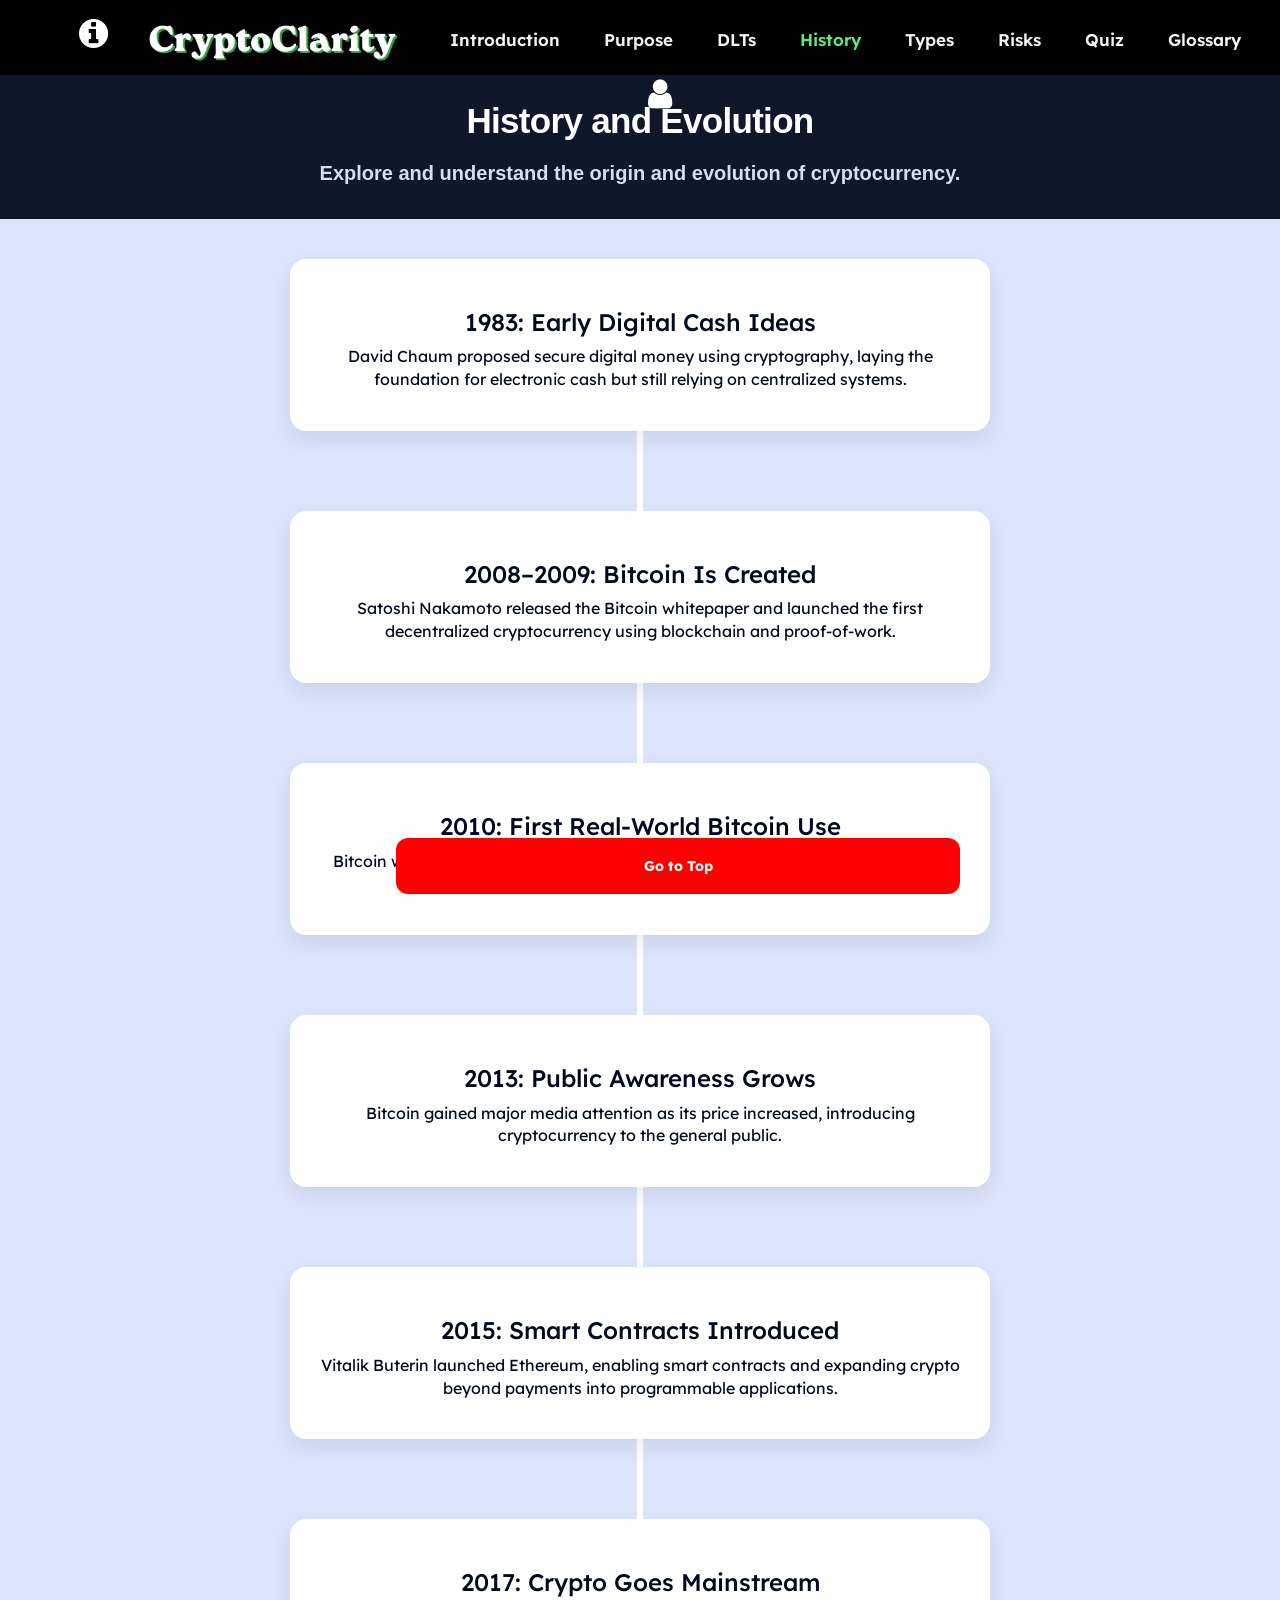
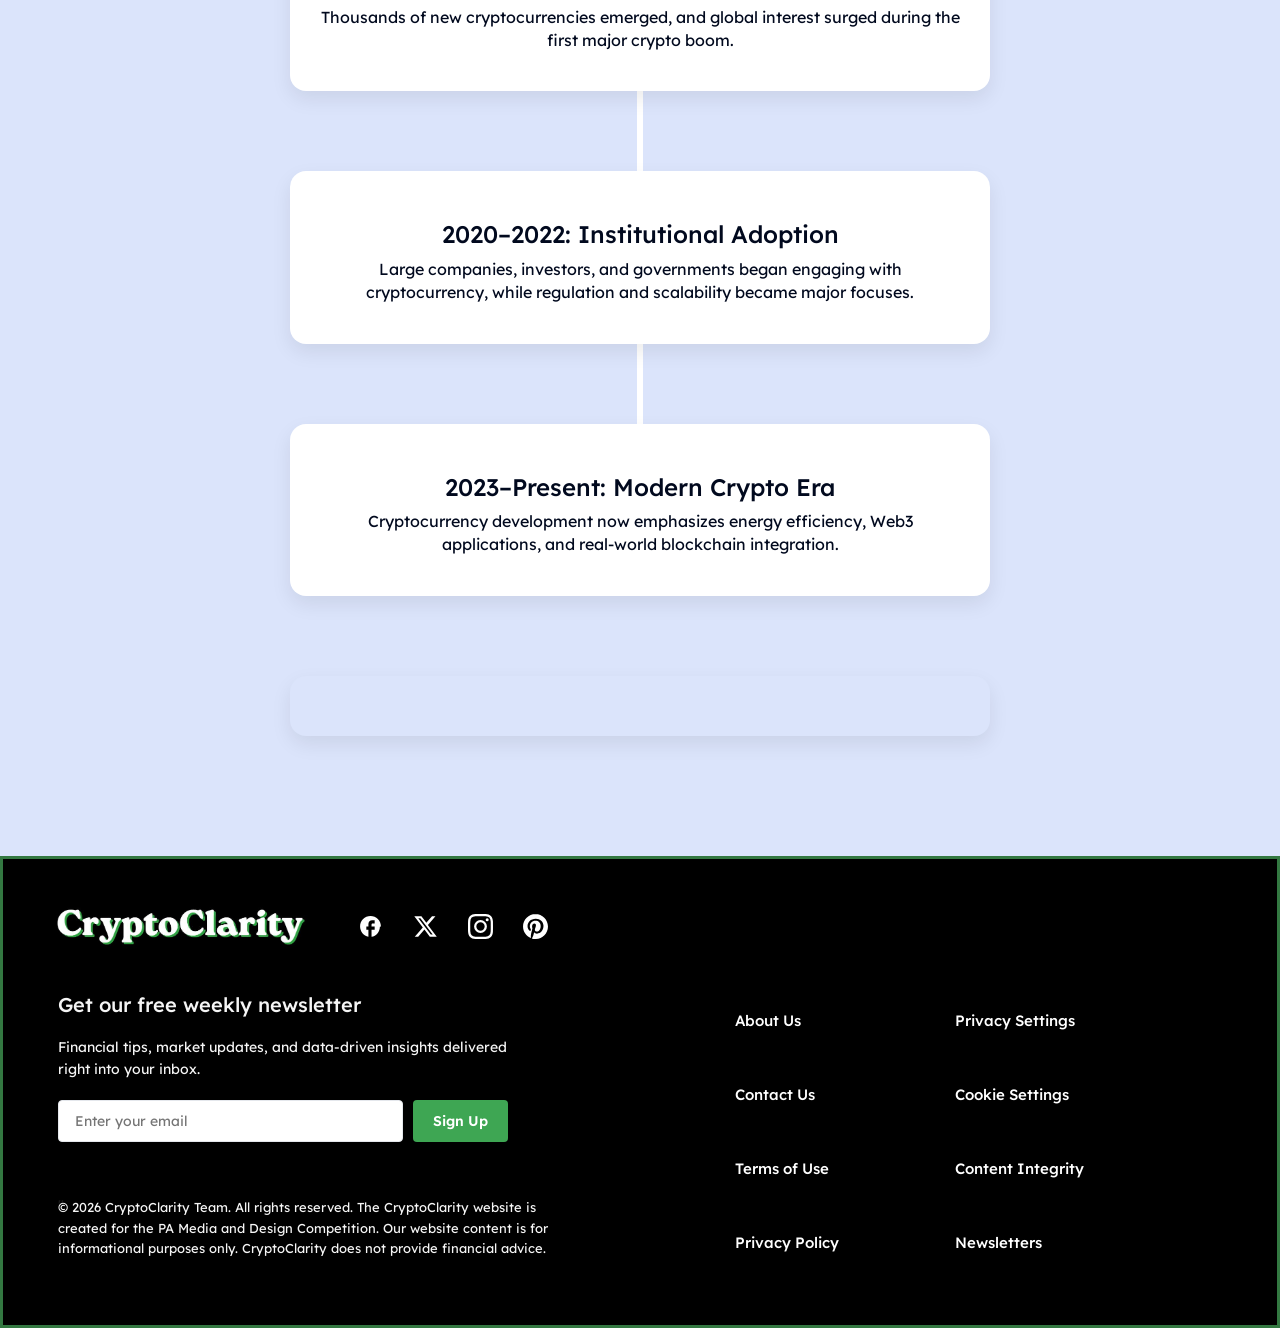
<file: history.html>
<!DOCTYPE html>
<html>

<head>
  <meta charset="UTF-8">
  <title>History | CryptoClarity</title>
  <meta name="viewport" content="width=device-width, initial-scale=1">
  <link rel="stylesheet" href="https://maxcdn.bootstrapcdn.com/bootstrap/3.4.0/css/bootstrap.min.css">
  <script src="https://ajax.googleapis.com/ajax/libs/jquery/3.4.1/jquery.min.js"></script>
  <script src="https://maxcdn.bootstrapcdn.com/bootstrap/3.4.0/js/bootstrap.min.js"></script>
  <link rel="stylesheet" href="https://cdnjs.cloudflare.com/ajax/libs/font-awesome/4.7.0/css/font-awesome.min.css">
  <link rel="icon" type="image/x-icon" href="logoFF.png">
  <link rel="stylesheet" href="style.css">
  <script src="common.js"></script>

  <link
    href="https://fonts.googleapis.com/css2?family=Lexend:wght@100..900&family=Space+Mono:ital,wght@0,400;0,700;1,400;1,700&display=swap"
    rel="stylesheet">
</head>

<body>
  <nav class="navbar-inverse navbar-dark bg-black"
    style="background-color: #000000 !important; margin-bottom: 0px !important; padding-bottom: 0px !important; border: none !important;">
    <div class="navbar-header">
      <button type="button" class="navbar-toggle" data-toggle="collapse" data-target="#myNavbar" target="#myNavbar">
        <span class="icon-bar"></span>
        <span class="icon-bar"></span>
        <span class="icon-bar"></span>
      </button>
      <a class="navbar-brand" href="#"></a>
    </div>
    <div class="collapse navbar-collapse" id="myNavbar">
      <ul class="menu">
        <li class="links"><a href="#" id="infoMark" onclick="extra()"><i class="fa fa-info-circle fa-2x"
            style="color: white"></i></a></li>
        <a href="#" id="homei" onclick="home()">
          <img src="menuLogo.JPG" alt="Logo" class="menu-logo-img">
        </a>
        <li class="links"><a class="nav-word" onclick="intro()">Introduction</a></li>
        <li class="links"><a class="nav-word" onclick="purpose()">Purpose</a></li>
        <li class="links"><a class="nav-word" onclick="dlt()">DLTs</a></li>
        <li class="links"><a class="nav-word" onclick="history()" style="color: #5deb7a;">History</a></li>
        <li class="links"><a class="nav-word" onclick="types()">Types</a></li>
        <li class="links"><a class="nav-word" onclick="risks()">Risks</a></li>
        <li class="links"><a class="nav-word" onclick="quiz()">Quiz</a></li>
        <li class="links"><a class="nav-word" onclick="gloss()">Glossary</a></li>
        <li class="links"><a href="#" id="qMark" onclick="signup()"><i class="fa fa-user fa-2x"
            style="color: white"></i></a></li>
      </ul>
    </div>
  </nav>
  <section id="history_section">
    <section class="crypto-hero-section2">
      <div class="crypto-hero-container2">
        <h1 class="crypto-hero-title2">History and Evolution</h1>
        <p class="crypto-hero-subtitle2">Explore and understand the origin and evolution of cryptocurrency.</p>
      </div>
    </section>
    <br>
    <br>
    <section class="timeline">
      <div class="timeline-event reveal" id="event-1">
        <h3>1983: Early Digital Cash Ideas</h3>
        <p>David Chaum proposed secure digital money using cryptography, laying the foundation for
          electronic cash but still relying on centralized systems.</p>
      </div>

      <div class="timeline-event reveal" id="event-2">
        <h3>2008–2009: Bitcoin Is Created</h3>
        <p>Satoshi Nakamoto released the Bitcoin whitepaper and launched the first decentralized
          cryptocurrency using blockchain and proof-of-work.</p>
      </div>

      <div class="timeline-event reveal" id="event-3">
        <h3>2010: First Real-World Bitcoin Use</h3>
        <p>Bitcoin was used to buy real goods for the first time, proving it could function as money and
          sparking early adoption.</p>
      </div>

      <div class="timeline-event reveal" id="event-4">
        <h3>2013: Public Awareness Grows</h3>
        <p>Bitcoin gained major media attention as its price increased, introducing cryptocurrency to the
          general public.</p>
      </div>

      <div class="timeline-event reveal" id="event-5">
        <h3>2015: Smart Contracts Introduced</h3>
        <p>Vitalik Buterin launched Ethereum, enabling smart contracts and expanding crypto beyond
          payments into programmable applications.</p>
      </div>

      <div class="timeline-event reveal" id="event-6">
        <h3>2017: Crypto Goes Mainstream</h3>
        <p>Thousands of new cryptocurrencies emerged, and global interest surged during the first major
          crypto boom.</p>
      </div>

      <div class="timeline-event reveal" id="event-7">
        <h3>2020–2022: Institutional Adoption</h3>
        <p>Large companies, investors, and governments began engaging with cryptocurrency, while
          regulation and scalability became major focuses.</p>
      </div>

      <div class="timeline-event reveal" id="event-8">
        <h3>2023–Present: Modern Crypto Era</h3>
        <p>Cryptocurrency development now emphasizes energy efficiency, Web3 applications, and real-world
          blockchain integration.</p>
      </div>

      <div class="timeline-event reveal" id="event-9" style="background-color: rgb(219, 228, 251);">
      </div>
    </section>

    <div class="timeline-nav">
      <button id="nextBtn" style="font-size:14px;">Next Event →</button>
    </div>
    <br>
  </section>
  <br>
  <footer class="hl-footer">
    <div class="hl-footer-container">
      <div class="hl-brand-row">
        <img src="menuLogo.JPG" alt="Logo" class="menu-logo-img" style="height:55px;">
        <div class="hl-social-links">
          <a href="#" class="top-scroll-link" aria-label="Facebook">
            <svg viewBox="0 0 24 24">
              <path
                d="M22 12c0-5.52-4.48-10-10-10S2 6.48 2 12c0 4.84 3.44 8.87 8 9.8V15H8v-3h2V9.5C10 7.57 11.57 6 13.5 6H16v3h-2c-.55 0-1 .45-1 1v2h3v3h-3v6.95c4.56-.93 8-4.96 8-9.8z" />
            </svg>
          </a>
          <a href="#" class="top-scroll-link" aria-label="Twitter">
            <svg viewBox="0 0 24 24">
              <path
                d="M18.244 2.25h3.308l-7.227 8.26 8.502 11.24H16.17l-5.214-6.817L4.99 21.75H1.68l7.73-8.835L1.254 2.25H8.08l4.713 6.231zm-1.161 17.52h1.833L7.084 4.126H5.117z" />
            </svg>
          </a>
          <a href="#" class="top-scroll-link" aria-label="Instagram">
            <svg viewBox="0 0 24 24">
              <path
                d="M12 2.163c3.204 0 3.584.012 4.85.07 3.252.148 4.771 1.691 4.919 4.919.058 1.265.069 1.645.069 4.849 0 3.205-.012 3.584-.069 4.849-.149 3.225-1.664 4.771-4.919 4.919-1.266.058-1.644.07-4.85.07-3.204 0-3.584-.012-4.849-.07-3.26-.149-4.771-1.699-4.919-4.92-.058-1.265-.07-1.644-.07-4.849 0-3.204.013-3.583.07-4.849.149-3.227 1.664-4.771 4.919-4.919 1.266-.057 1.645-.069 4.849-.069zM12 0C8.741 0 8.333.014 7.053.072 2.695.272.273 2.69.073 7.051.014 8.333 0 8.741 0 12c0 3.259.014 3.668.072 4.948.2 4.358 2.618 6.78 6.98 6.98 1.281.058 1.689.072 4.948.072 3.259 0 3.668-.014 4.948-.072 4.354-.2 6.782-2.618 6.979-6.98.059-1.28.073-1.689.073-4.948 0-3.259-.014-3.667-.072-4.947-.196-4.354-2.617-6.78-6.979-6.98C15.668.014 15.259 0 12 0zm0 5.838a6.162 6.162 0 1 0 0 12.324 6.162 6.162 0 0 0 0-12.324zM12 16a4 4 0 1 1 0-8 4 4 0 0 1 0 8zm6.406-11.845a1.44 1.44 0 1 0 0 2.881 1.44 1.44 0 0 0 0-2.881z" />
            </svg>
          </a>
          <a href="#" class="top-scroll-link" aria-label="Pinterest">
            <svg viewBox="0 0 24 24">
              <path
                d="M12.017 0C5.396 0 .029 5.367.029 11.987c0 5.079 3.158 9.417 7.618 11.162-.105-.949-.199-2.403.041-3.439.219-.937 1.406-5.966 1.406-5.966s-.359-.72-.359-1.781c0-1.663.967-2.907 2.17-2.907 1.023 0 1.518.769 1.518 1.689 0 1.029-.653 2.567-.992 3.992-.285 1.193.6 2.165 1.775 2.165 2.128 0 3.768-2.245 3.768-5.487 0-2.861-2.063-4.869-5.008-4.869-3.41 0-5.409 2.562-5.409 5.199 0 1.033.394 2.143.889 2.741.099.12.112.225.085.345-.09.375-.293 1.199-.334 1.363-.053.225-.172.271-.401.165-1.495-.69-2.433-2.878-2.433-4.646 0-3.776 2.748-7.252 7.92-7.252 4.158 0 7.392 2.967 7.392 6.923 0 4.135-2.607 7.462-6.233 7.462-1.214 0-2.354-.629-2.743-1.37l-.749 2.848c-.269 1.045-1.004 2.352-1.498 3.146 1.123.345 2.306.535 3.55.535 6.607 0 11.985-5.365 11.985-11.987C23.97 5.39 18.592.026 11.985.026L12.017 0z" />
            </svg>
          </a>
        </div>
      </div>

      <div class="hl-main-content">
        <div class="hl-left-panel">
          <div class="hl-newsletter-box">
            <h3>Get our free weekly newsletter</h3>
            <p>Financial tips, market updates, and data-driven insights delivered right into your inbox.</p>
            <form class="hl-newsletter-form" onsubmit="handleSignUp(event)">
              <input type="email" placeholder="Enter your email" required aria-label="Email address">
              <button type="submit">Sign Up</button>
            </form>
          </div>"
          <div class="hl-copyright">© 2026 CryptoClarity Team. All rights reserved. The
            CryptoClarity website is created for the PA Media and Design Competition. Our
            website content is for informational purposes only. CryptoClarity does not
            provide financial advice.
          </div>
        </div>

        <div class="hl-links-grid">
          <div class="hl-links-column">
            <ul>
              <li><a href="#" class="top-scroll-link2">About Us</a></li>
              <li><a href="#" class="top-scroll-link">Contact Us</a></li>
              <li><a href="#" class="top-scroll-link">Terms of Use</a></li>
              <li><a href="#" class="top-scroll-link">Privacy Policy</a></li>
            </ul>
          </div>
          <div class="hl-links-column">
            <ul>
              <li><a href="#" class="top-scroll-link">Privacy Settings</a></li>
              <li><a href="#" class="top-scroll-link">Cookie Settings</a></li>
              <li><a href="#" class="top-scroll-link">Content Integrity</a></li>
              <li><a href="#" class="top-scroll-link">Newsletters</a></li>
            </ul>
          </div>
        </div>
      </div>
    </div>
  </footer>

  <div class="hl-modal-overlay" id="successModal">
    <div class="hl-modal">
      <div class="hl-modal-icon">✓</div>
      <h4>Subscription Successful!</h4>
      <p>Thank you for joining our community. You will now receive tips & updates directly in your inbox.</p>
      <button class="hl-modal-close" onclick="closeModal()">Close</button>
    </div>
  </div>
</body>

</html>

<script>
  const modalOverlay = document.getElementById('successModal');
  function handleSignUp(event) {
    event.preventDefault();
    modalOverlay.classList.add('active');
  }
  function closeModal() {
    modalOverlay.classList.remove('active');
  }
  modalOverlay.addEventListener('click', function (e) {
    if (e.target === modalOverlay) {
      closeModal();
    }
  });
  document.querySelectorAll('.top-scroll-link').forEach(link => {
    link.addEventListener('click', function (event) {
      event.preventDefault();
      window.scrollTo({
        top: 0,
        behavior: 'smooth'
      });
    });
  });
  document.querySelectorAll('.top-scroll-link2').forEach(link => {
    link.addEventListener('click', function (event) {
      event.preventDefault();
      window.location.href = 'about.html';
    });
  });

  const events = document.querySelectorAll('.timeline-event');
  const nextBtn = document.getElementById('nextBtn');
  let currentIndex = -1;

  const observer = new IntersectionObserver(entries => {
    entries.forEach(entry => {
      if (entry.isIntersecting) {
        entry.target.classList.add('show');

        if (entry.target.id === 'event-9') {
          nextBtn.textContent = "Go to Top";
          nextBtn.style.backgroundColor = "red";
        }
      }
    });
  }, {
    threshold: 0.5
  });

  events.forEach(event => observer.observe(event));

  nextBtn.addEventListener('click', () => {
    if (nextBtn.textContent === "Go to Top") {
      topFunction();
      return;
    }

    if (currentIndex >= 0) {
      events[currentIndex].classList.remove('active');
    }

    currentIndex++;

    if (currentIndex < events.length) {
      const currentEvent = events[currentIndex];
      currentEvent.scrollIntoView({
        behavior: 'smooth',
        block: 'center'
      });
      currentEvent.classList.add('active');
    }
  });

  function topFunction() {
    document.documentElement.scrollTop = 0;
    nextBtn.textContent = "Next Event →";
    nextBtn.style.backgroundColor = "";
    currentIndex = -1;
  }
</script>
</file>
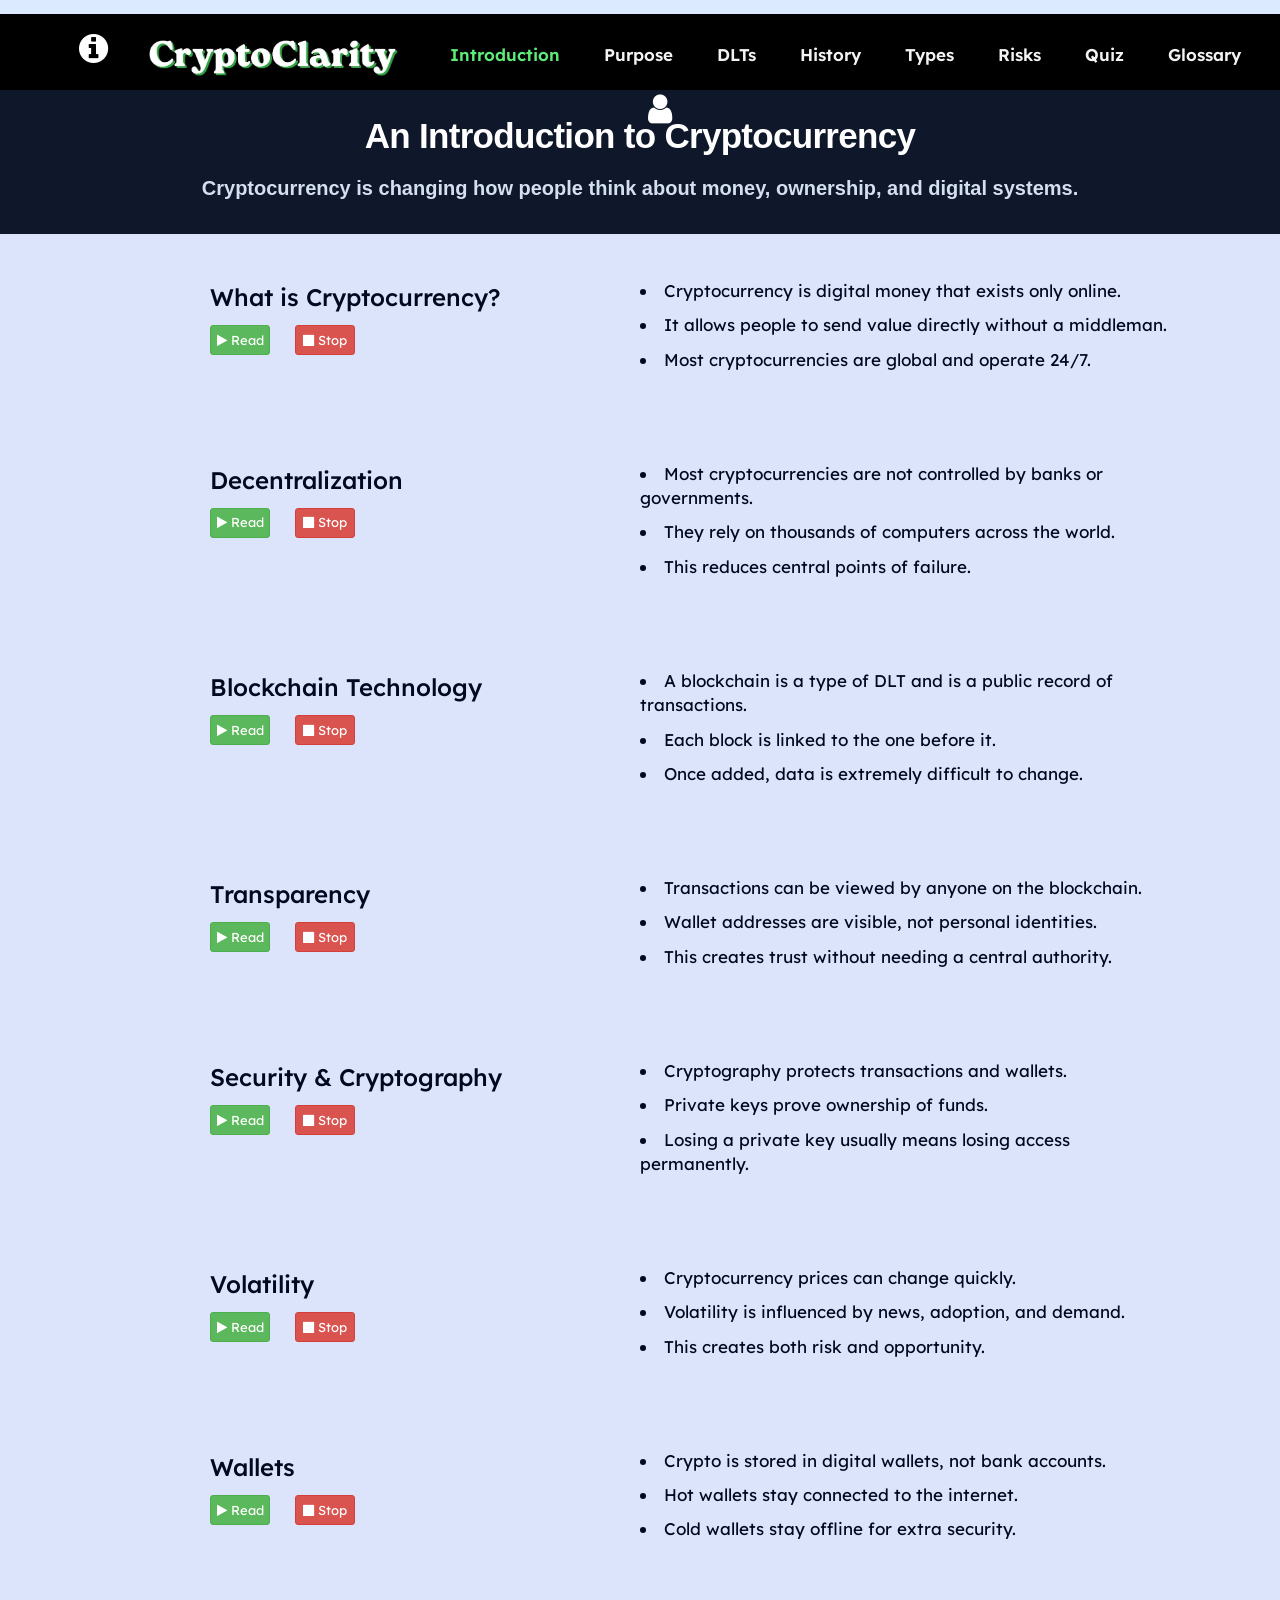
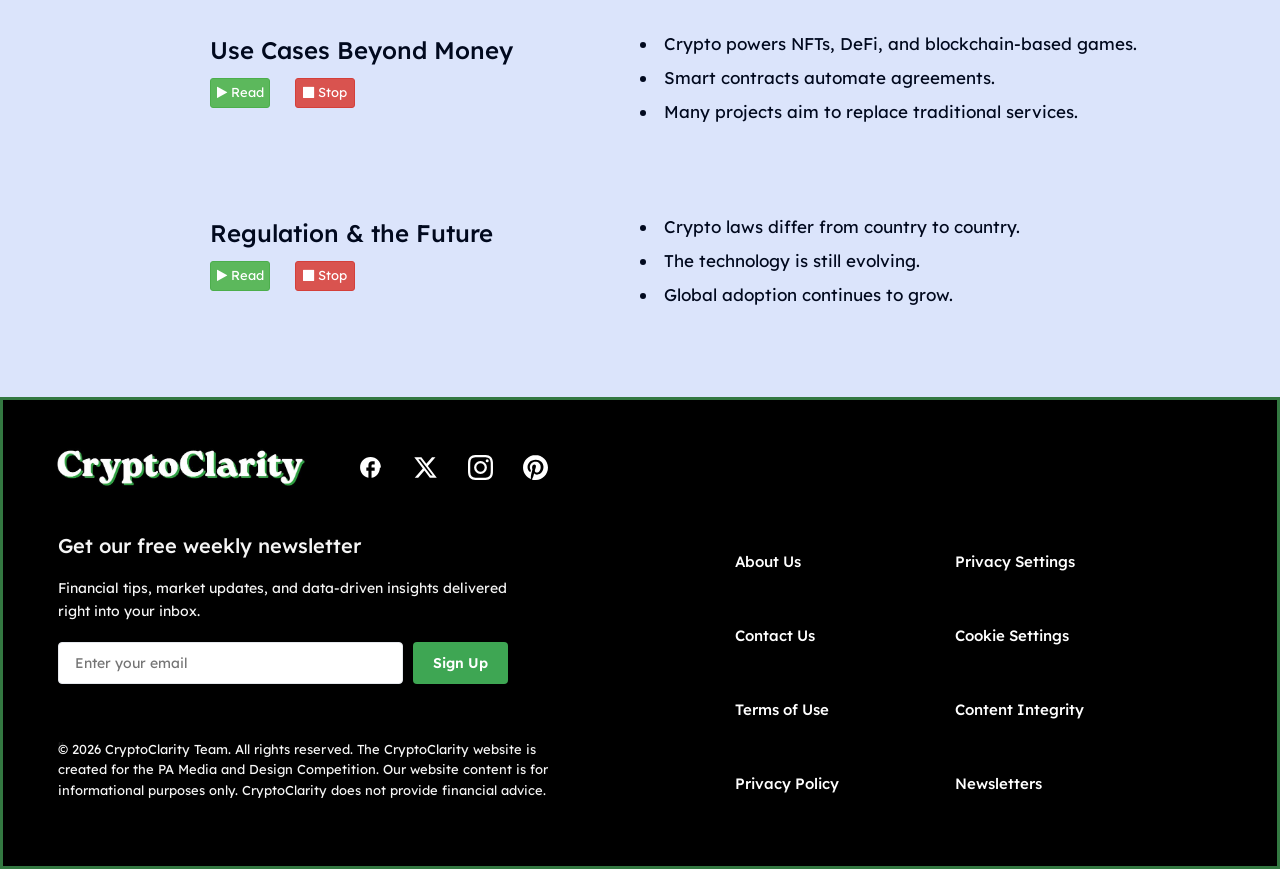
<file: intro.html>
<!DOCTYPE html>
<html>

<head>    
    <meta charset="UTF-8">
    <title>Introduction | CryptoClarity</title>
    <meta name="viewport" content="width=device-width, initial-scale=1">
    <link rel="stylesheet" href="https://maxcdn.bootstrapcdn.com/bootstrap/3.4.0/css/bootstrap.min.css">
    <script src="https://ajax.googleapis.com/ajax/libs/jquery/3.4.1/jquery.min.js"></script>
    <script src="https://maxcdn.bootstrapcdn.com/bootstrap/3.4.0/js/bootstrap.min.js"></script>
    <link rel="stylesheet" href="https://cdnjs.cloudflare.com/ajax/libs/font-awesome/4.7.0/css/font-awesome.min.css">
    <link rel="icon" type="image/x-icon" href="logoFF.png">
    <link rel="stylesheet" href="style.css">
    <script src="common.js"></script>

    <link
        href="https://fonts.googleapis.com/css2?family=Lexend:wght@100..900&family=Space+Mono:ital,wght@0,400;0,700;1,400;1,700&display=swap"
        rel="stylesheet">
</head>

<body>
    <nav class="navbar-inverse navbar-dark bg-black"
        style="background-color: #000000 !important; margin-bottom: 0px !important; padding-bottom: 0px !important; border: none !important;">
        <div class="navbar-header">
            <button type="button" class="navbar-toggle" data-toggle="collapse" data-target="#myNavbar"
                target="#myNavbar">
                <span class="icon-bar"></span>
                <span class="icon-bar"></span>
                <span class="icon-bar"></span>
            </button>
            <a class="navbar-brand" href="#"></a>
        </div>
        <div class="collapse navbar-collapse" id="myNavbar">
            <ul class="menu" style="margin-top:25px;">
                <li class="links"><a href="#" id="infoMark" onclick="extra()"><i class="fa fa-info-circle fa-2x"
                        style="color: white"></i></a></li>
                <a href="#" id="homei" onclick="home()">
                    <img src="menuLogo.JPG" alt="Logo" class="menu-logo-img">
                </a>
                <li class="links"><a class="nav-word" onclick="intro()" style="color: #5deb7a;">Introduction</a></li>
                <li class="links"><a class="nav-word" onclick="purpose()">Purpose</a></li>
                <li class="links"><a class="nav-word" onclick="dlt()">DLTs</a></li>
                <li class="links"><a class="nav-word" onclick="history()">History</a></li>
                <li class="links"><a class="nav-word" onclick="types()">Types</a></li>
                <li class="links"><a class="nav-word" onclick="risks()">Risks</a></li>
                <li class="links"><a class="nav-word" onclick="quiz()">Quiz</a></li>
                <li class="links"><a class="nav-word" onclick="gloss()">Glossary</a></li>
                <li class="links"><a href="#" id="qMark" onclick="signup()"><i class="fa fa-user fa-2x"
                        style="color: white"></i></a></li>
            </ul>
        </div>
    </nav>
    <section class="crypto-hero-section2">
        <div class="crypto-hero-container2">
            <h1 class="crypto-hero-title2">An Introduction to Cryptocurrency</h1>
            <p class="crypto-hero-subtitle2">Cryptocurrency is changing how people think about money, ownership, and
                digital systems.</p>
        </div>
    </section>
    <br>
    <div id="progress-container">
        <div id="progress-bar"></div>
    </div>

    <div class="container">
        <section class="introtext_section">
            <div>
                <h3>What is Cryptocurrency?</h3>
                <div class="tts-controls">
                    <button id="ttsBtns" class="btn btn-success btn-xs" onclick="speakSection(this)"><i
                            class="fa fa-play"></i> Read</button>
                    <button id="ttsBtns" class="btn btn-danger btn-xs" onclick="stopSpeech()"><i class="fa fa-stop"></i>
                        Stop</button>
                </div>
            </div>
            <ul>
                <li>Cryptocurrency is digital money that exists only online.</li>
                <li>It allows people to send value directly without a middleman.</li>
                <li>Most cryptocurrencies are global and operate 24/7.</li>
            </ul>
        </section>

        <section class="introtext_section">
            <div>
                <h3>Decentralization</h3>
                <div class="tts-controls">
                    <button id="ttsBtns" class="btn btn-success btn-xs" onclick="speakSection(this)"><i
                            class="fa fa-play"></i> Read</button>
                    <button id="ttsBtns" class="btn btn-danger btn-xs" onclick="stopSpeech()"><i class="fa fa-stop"></i>
                        Stop</button>
                </div>
            </div>
            <ul>
                <li>Most cryptocurrencies are not controlled by banks or governments.</li>
                <li>They rely on thousands of computers across the world.</li>
                <li>This reduces central points of failure.</li>
            </ul>
        </section>

        <section class="introtext_section">
            <div>
                <h3>Blockchain Technology</h3>
                <div class="tts-controls">
                    <button id="ttsBtns" class="btn btn-success btn-xs" onclick="speakSection(this)"><i
                            class="fa fa-play"></i> Read</button>
                    <button id="ttsBtns" class="btn btn-danger btn-xs" onclick="stopSpeech()"><i class="fa fa-stop"></i>
                        Stop</button>
                </div>
            </div>
            <ul>
                <li>A blockchain is a type of DLT and is a public record of transactions.</li>
                <li>Each block is linked to the one before it.</li>
                <li>Once added, data is extremely difficult to change.</li>
            </ul>
        </section>

        <section class="introtext_section">
            <div>
                <h3>Transparency</h3>
                <div class="tts-controls">
                    <button id="ttsBtns" class="btn btn-success btn-xs" onclick="speakSection(this)"><i
                            class="fa fa-play"></i> Read</button>
                    <button id="ttsBtns" class="btn btn-danger btn-xs" onclick="stopSpeech()"><i class="fa fa-stop"></i>
                        Stop</button>
                </div>
            </div>
            <ul>
                <li>Transactions can be viewed by anyone on the blockchain.</li>
                <li>Wallet addresses are visible, not personal identities.</li>
                <li>This creates trust without needing a central authority.</li>
            </ul>
        </section>

        <section class="introtext_section">
            <div>
                <h3>Security & Cryptography</h3>
                <div class="tts-controls">
                    <button id="ttsBtns" class="btn btn-success btn-xs" onclick="speakSection(this)"><i
                            class="fa fa-play"></i> Read</button>
                    <button id="ttsBtns" class="btn btn-danger btn-xs" onclick="stopSpeech()"><i class="fa fa-stop"></i>
                        Stop</button>
                </div>
            </div>
            <ul>
                <li>Cryptography protects transactions and wallets.</li>
                <li>Private keys prove ownership of funds.</li>
                <li>Losing a private key usually means losing access permanently.</li>
            </ul>
        </section>

        <section class="introtext_section">
            <div>
                <h3>Volatility</h3>
                <div class="tts-controls">
                    <button id="ttsBtns" class="btn btn-success btn-xs" onclick="speakSection(this)"><i
                            class="fa fa-play"></i> Read</button>
                    <button id="ttsBtns" class="btn btn-danger btn-xs" onclick="stopSpeech()"><i class="fa fa-stop"></i>
                        Stop</button>
                </div>
            </div>
            <ul>
                <li>Cryptocurrency prices can change quickly.</li>
                <li>Volatility is influenced by news, adoption, and demand.</li>
                <li>This creates both risk and opportunity.</li>
            </ul>
        </section>

        <section class="introtext_section">
            <div>
                <h3>Wallets</h3>
                <div class="tts-controls">
                    <button id="ttsBtns" class="btn btn-success btn-xs" onclick="speakSection(this)"><i
                            class="fa fa-play"></i> Read</button>
                    <button id="ttsBtns" class="btn btn-danger btn-xs" onclick="stopSpeech()"><i class="fa fa-stop"></i>
                        Stop</button>
                </div>
            </div>
            <ul>
                <li>Crypto is stored in digital wallets, not bank accounts.</li>
                <li>Hot wallets stay connected to the internet.</li>
                <li>Cold wallets stay offline for extra security.</li>
            </ul>
        </section>

        <section class="introtext_section">
            <div>
                <h3>Use Cases Beyond Money</h3>
                <div class="tts-controls">
                    <button id="ttsBtns" class="btn btn-success btn-xs" onclick="speakSection(this)"><i
                            class="fa fa-play"></i> Read</button>
                    <button id="ttsBtns" class="btn btn-danger btn-xs" onclick="stopSpeech()"><i class="fa fa-stop"></i>
                        Stop</button>
                </div>
            </div>
            <ul>
                <li>Crypto powers NFTs, DeFi, and blockchain-based games.</li>
                <li>Smart contracts automate agreements.</li>
                <li>Many projects aim to replace traditional services.</li>
            </ul>
        </section>

        <section class="introtext_section">
            <div>
                <h3>Regulation & the Future</h3>
                <div class="tts-controls">
                    <button id="ttsBtns" class="btn btn-success btn-xs" onclick="speakSection(this)"><i
                            class="fa fa-play"></i> Read</button>
                    <button id="ttsBtns" class="btn btn-danger btn-xs" onclick="stopSpeech()"><i class="fa fa-stop"></i>
                        Stop</button>
                </div>
            </div>
            <ul>
                <li>Crypto laws differ from country to country.</li>
                <li>The technology is still evolving.</li>
                <li>Global adoption continues to grow.</li>
            </ul>
        </section>
    </div>
    <button class="btn btn-primary fa fa-arrow-circle-up" onclick="topFunction()" id="topBtn"
        title="Go to top"></button>
    <footer class="hl-footer">
        <div class="hl-footer-container">
            <div class="hl-brand-row">
                <img src="menuLogo.JPG" alt="Logo" class="menu-logo-img" style="height:55px;">
                <div class="hl-social-links">
                    <a href="#" class="top-scroll-link" aria-label="Facebook">
                        <svg viewBox="0 0 24 24">
                            <path
                                d="M22 12c0-5.52-4.48-10-10-10S2 6.48 2 12c0 4.84 3.44 8.87 8 9.8V15H8v-3h2V9.5C10 7.57 11.57 6 13.5 6H16v3h-2c-.55 0-1 .45-1 1v2h3v3h-3v6.95c4.56-.93 8-4.96 8-9.8z" />
                        </svg>
                    </a>
                    <a href="#" class="top-scroll-link" aria-label="Twitter">
                        <svg viewBox="0 0 24 24">
                            <path
                                d="M18.244 2.25h3.308l-7.227 8.26 8.502 11.24H16.17l-5.214-6.817L4.99 21.75H1.68l7.73-8.835L1.254 2.25H8.08l4.713 6.231zm-1.161 17.52h1.833L7.084 4.126H5.117z" />
                        </svg>
                    </a>
                    <a href="#" class="top-scroll-link" aria-label="Instagram">
                        <svg viewBox="0 0 24 24">
                            <path
                                d="M12 2.163c3.204 0 3.584.012 4.85.07 3.252.148 4.771 1.691 4.919 4.919.058 1.265.069 1.645.069 4.849 0 3.205-.012 3.584-.069 4.849-.149 3.225-1.664 4.771-4.919 4.919-1.266.058-1.644.07-4.85.07-3.204 0-3.584-.012-4.849-.07-3.26-.149-4.771-1.699-4.919-4.92-.058-1.265-.07-1.644-.07-4.849 0-3.204.013-3.583.07-4.849.149-3.227 1.664-4.771 4.919-4.919 1.266-.057 1.645-.069 4.849-.069zM12 0C8.741 0 8.333.014 7.053.072 2.695.272.273 2.69.073 7.051.014 8.333 0 8.741 0 12c0 3.259.014 3.668.072 4.948.2 4.358 2.618 6.78 6.98 6.98 1.281.058 1.689.072 4.948.072 3.259 0 3.668-.014 4.948-.072 4.354-.2 6.782-2.618 6.979-6.98.059-1.28.073-1.689.073-4.948 0-3.259-.014-3.667-.072-4.947-.196-4.354-2.617-6.78-6.979-6.98C15.668.014 15.259 0 12 0zm0 5.838a6.162 6.162 0 1 0 0 12.324 6.162 6.162 0 0 0 0-12.324zM12 16a4 4 0 1 1 0-8 4 4 0 0 1 0 8zm6.406-11.845a1.44 1.44 0 1 0 0 2.881 1.44 1.44 0 0 0 0-2.881z" />
                        </svg>
                    </a>
                    <a href="#" class="top-scroll-link" aria-label="Pinterest">
                        <svg viewBox="0 0 24 24">
                            <path
                                d="M12.017 0C5.396 0 .029 5.367.029 11.987c0 5.079 3.158 9.417 7.618 11.162-.105-.949-.199-2.403.041-3.439.219-.937 1.406-5.966 1.406-5.966s-.359-.72-.359-1.781c0-1.663.967-2.907 2.17-2.907 1.023 0 1.518.769 1.518 1.689 0 1.029-.653 2.567-.992 3.992-.285 1.193.6 2.165 1.775 2.165 2.128 0 3.768-2.245 3.768-5.487 0-2.861-2.063-4.869-5.008-4.869-3.41 0-5.409 2.562-5.409 5.199 0 1.033.394 2.143.889 2.741.099.12.112.225.085.345-.09.375-.293 1.199-.334 1.363-.053.225-.172.271-.401.165-1.495-.69-2.433-2.878-2.433-4.646 0-3.776 2.748-7.252 7.92-7.252 4.158 0 7.392 2.967 7.392 6.923 0 4.135-2.607 7.462-6.233 7.462-1.214 0-2.354-.629-2.743-1.37l-.749 2.848c-.269 1.045-1.004 2.352-1.498 3.146 1.123.345 2.306.535 3.55.535 6.607 0 11.985-5.365 11.985-11.987C23.97 5.39 18.592.026 11.985.026L12.017 0z" />
                        </svg>
                    </a>
                </div>
            </div>

            <div class="hl-main-content">
                <div class="hl-left-panel">
                    <div class="hl-newsletter-box">
                        <h3>Get our free weekly newsletter</h3>
                        <p>Financial tips, market updates, and data-driven insights delivered right into your inbox.</p>
                        <form class="hl-newsletter-form" onsubmit="handleSignUp(event)">
                            <input type="email" placeholder="Enter your email" required aria-label="Email address">
                            <button type="submit">Sign Up</button>
                        </form>
                    </div>"
                    <div class="hl-copyright">© 2026 CryptoClarity Team. All rights reserved. The
                        CryptoClarity website is created for the PA Media and Design Competition. Our
                        website content is for informational purposes only. CryptoClarity does not
                        provide financial advice.
                    </div>
                </div>

                <div class="hl-links-grid">
                    <div class="hl-links-column">
                        <ul>
                            <li><a href="#" class="top-scroll-link2">About Us</a></li>
                            <li><a href="#" class="top-scroll-link">Contact Us</a></li>
                            <li><a href="#" class="top-scroll-link">Terms of Use</a></li>
                            <li><a href="#" class="top-scroll-link">Privacy Policy</a></li>
                        </ul>
                    </div>
                    <div class="hl-links-column">
                        <ul>
                            <li><a href="#" class="top-scroll-link">Privacy Settings</a></li>
                            <li><a href="#" class="top-scroll-link">Cookie Settings</a></li>
                            <li><a href="#" class="top-scroll-link">Content Integrity</a></li>
                            <li><a href="#" class="top-scroll-link">Newsletters</a></li>
                        </ul>
                    </div>
                </div>
            </div>
        </div>
    </footer>

    <div class="hl-modal-overlay" id="successModal">
        <div class="hl-modal">
            <div class="hl-modal-icon">✓</div>
            <h4>Subscription Successful!</h4>
            <p>Thank you for joining our community. You will now receive tips & updates directly in your inbox.</p>
            <button class="hl-modal-close" onclick="closeModal()">Close</button>
        </div>
    </div>
</body>

<script>
    const modalOverlay = document.getElementById('successModal');
    function handleSignUp(event) {
        event.preventDefault();
        modalOverlay.classList.add('active');
    }
    function closeModal() {
        modalOverlay.classList.remove('active');
    }
    modalOverlay.addEventListener('click', function (e) {
        if (e.target === modalOverlay) {
            closeModal();
        }
    });
    document.querySelectorAll('.top-scroll-link').forEach(link => {
        link.addEventListener('click', function (event) {
            event.preventDefault();
            window.scrollTo({
                top: 0,
                behavior: 'smooth'
            });
        });
    });
    document.querySelectorAll('.top-scroll-link2').forEach(link => {
        link.addEventListener('click', function (event) {
            event.preventDefault();
            window.location.href = 'about.html';
        });
    });

    function topFunction() {
        document.documentElement.scrollTop = 0;
    }

    const topButton = document.getElementById("topBtn");
    window.onscroll = function () {
        if (document.body.scrollTop > 100 || document.documentElement.scrollTop > 100) {
            topButton.style.display = "block";
        } else {
            topButton.style.display = "none";
        }
    };

    window.addEventListener("scroll", () => {
        const scrollTop = document.documentElement.scrollTop;
        const scrollHeight =
            document.documentElement.scrollHeight -
            document.documentElement.clientHeight;

        const progress = (scrollTop / scrollHeight) * 100;
        document.getElementById("progress-bar").style.width = progress + "%";
    });

    function speakSection(button) {
        window.speechSynthesis.cancel();

        const section = button.closest('.introtext_section');

        const headerText = section.querySelector('h3').innerText;

        const listItems = section.querySelectorAll('li');
        let bodyText = "";
        listItems.forEach(li => {
            bodyText += li.innerText + ". ";
        });

        const fullText = headerText + ". " + bodyText;

        const utterance = new SpeechSynthesisUtterance(fullText);
        utterance.lang = 'en-US';
        window.speechSynthesis.speak(utterance);
    }

    function stopSpeech() {
        window.speechSynthesis.cancel();
    }
</script>
</file>
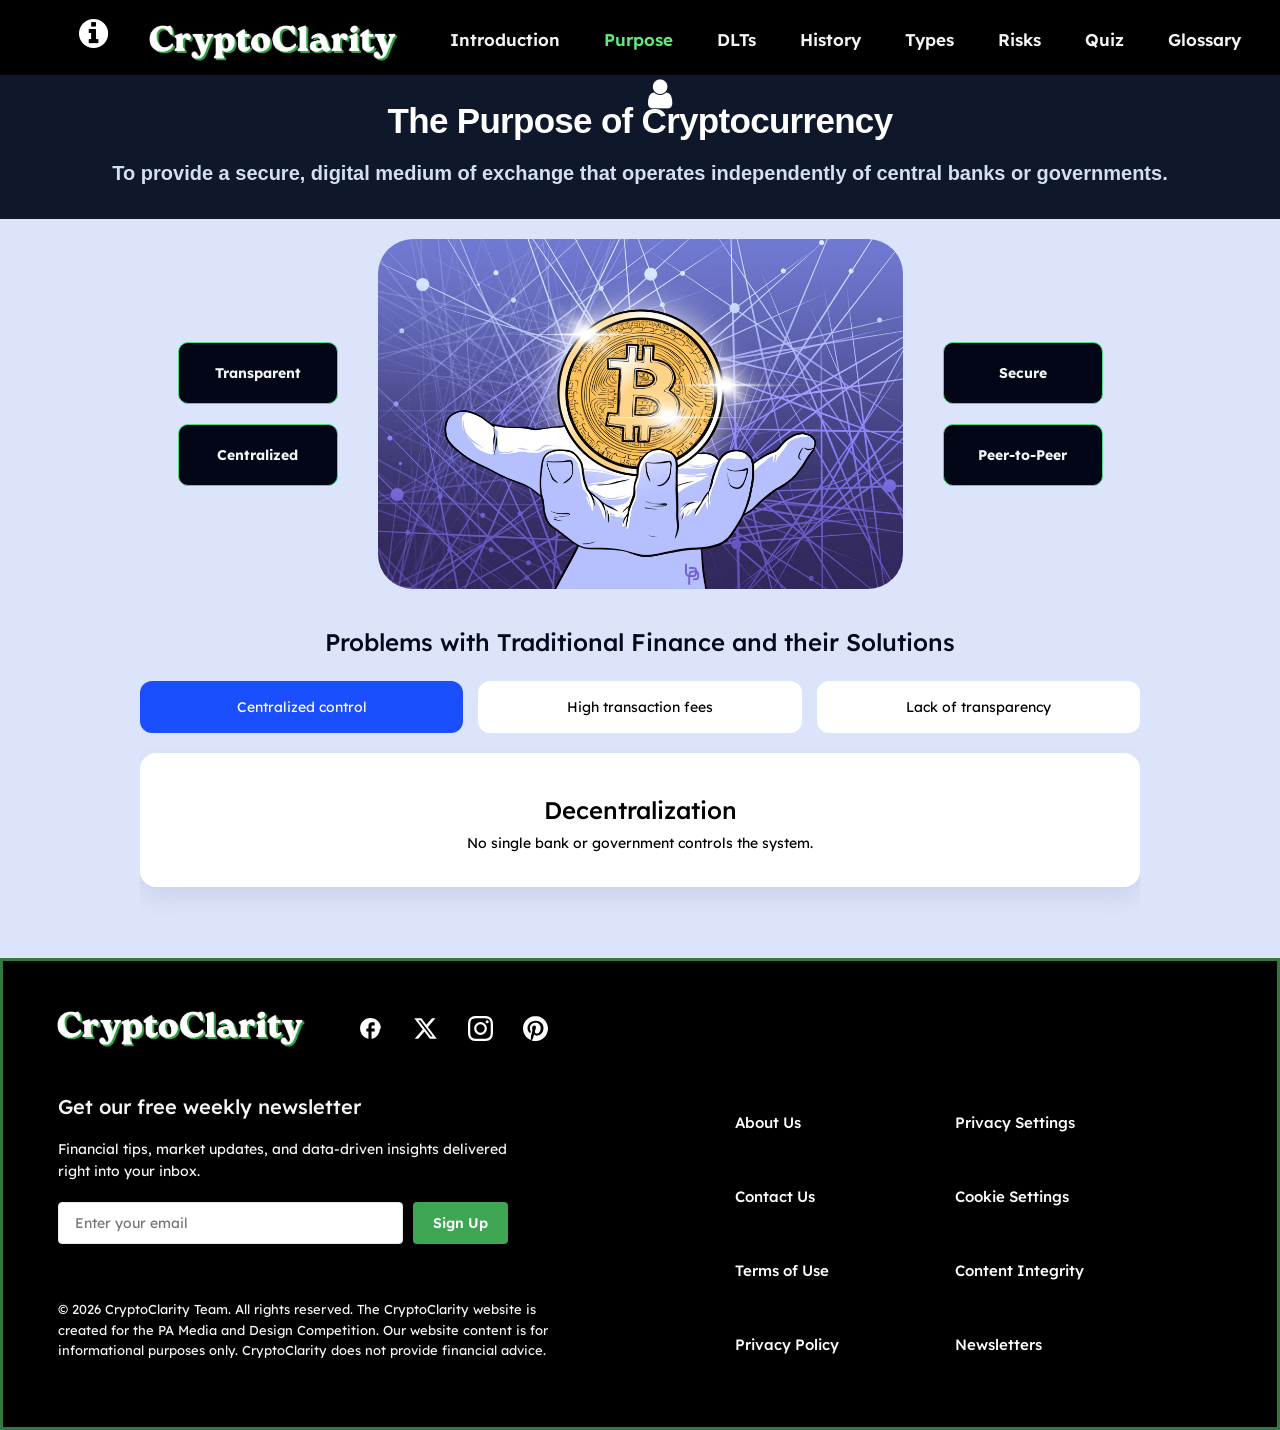
<file: purpose.html>
<!DOCTYPE html>
<html>

<head>    
  <meta charset="UTF-8">
  <title>Purpose | CryptoClarity</title>
  <meta name="viewport" content="width=device-width, initial-scale=1">
  <link rel="stylesheet" href="https://maxcdn.bootstrapcdn.com/bootstrap/3.4.0/css/bootstrap.min.css">
  <script src="https://ajax.googleapis.com/ajax/libs/jquery/3.4.1/jquery.min.js"></script>
  <script src="https://maxcdn.bootstrapcdn.com/bootstrap/3.4.0/js/bootstrap.min.js"></script>
  <link rel="stylesheet" href="https://cdnjs.cloudflare.com/ajax/libs/font-awesome/4.7.0/css/font-awesome.min.css">
  <link rel="icon" type="image/x-icon" href="logoFF.png">
  <link rel="stylesheet" href="style.css">
  <script src="common.js"></script>

  <link
    href="https://fonts.googleapis.com/css2?family=Lexend:wght@100..900&family=Space+Mono:ital,wght@0,400;0,700;1,400;1,700&display=swap"
    rel="stylesheet">
</head>

<body>
  <nav class="navbar-inverse navbar-dark bg-black"
    style="background-color: #000000 !important; margin-bottom: 0px !important; padding-bottom: 0px !important; border: none !important;">
    <div class="navbar-header">
      <button type="button" class="navbar-toggle" data-toggle="collapse" data-target="#myNavbar" target="#myNavbar">
        <span class="icon-bar"></span>
        <span class="icon-bar"></span>
        <span class="icon-bar"></span>
      </button>
      <a class="navbar-brand" href="#"></a>
    </div>
    <div class="collapse navbar-collapse" id="myNavbar">
      <ul class="menu">
        <li class="links"><a href="#" id="infoMark" onclick="extra()"><i class="fa fa-info-circle fa-2x"
            style="color: white"></i></a></li>
        <a href="#" id="homei" onclick="home()">
          <img src="menuLogo.JPG" alt="Logo" class="menu-logo-img">
        </a>
        <li class="links"><a class="nav-word" onclick="intro()">Introduction</a></li>
        <li class="links"><a class="nav-word" onclick="purpose()" style="color: #5deb7a;">Purpose</a></li>
        <li class="links"><a class="nav-word" onclick="dlt()">DLTs</a></li>
        <li class="links"><a class="nav-word" onclick="history()">History</a></li>
        <li class="links"><a class="nav-word" onclick="types()">Types</a></li>
        <li class="links"><a class="nav-word" onclick="risks()">Risks</a></li>
        <li class="links"><a class="nav-word" onclick="quiz()">Quiz</a></li>
        <li class="links"><a class="nav-word" onclick="gloss()">Glossary</a></li>
        <li class="links"><a href="#" id="qMark" onclick="signup()"><i class="fa fa-user fa-2x"
            style="color: white"></i></a></li>
      </ul>
    </div>
  </nav>
  <section class="crypto-hero-section2">
    <div class="crypto-hero-container2">
      <h1 class="crypto-hero-title2">The Purpose of Cryptocurrency</h1>
      <p class="crypto-hero-subtitle2">To provide a secure, digital medium of exchange that
        operates independently of central banks or governments.</p>
    </div>
  </section>
  <div class="main-content-layout">
    <div class="stats-column">
      <div class="stat">Transparent</div>
      <div class="stat">Centralized</div>
    </div>
    <img class="fade-in-image" src="cool.jpg" style="width: 525px; border-radius:35px;">
    <div class="stats-column">
      <div class="stat">Secure</div>
      <div class="stat">Peer-to-Peer</div>
    </div>
  </div>
  <br>
  <h3>Problems with Traditional Finance and their Solutions</h3>
  <section class="purpose_section">
    <div class="column problems" id="problemsid">
      <button class="problem-btn active" data-solution="centralized">Centralized control</button>
      <button class="problem-btn" data-solution="fees">High transaction fees</button>
      <button class="problem-btn" data-solution="transparency">Lack of transparency</button>
    </div>

    <div class="column solutions" id="solutionsid">
      <div class="solution-card active" id="centralized">
        <h3>Decentralization</h3>
        <p>No single bank or government controls the system.</p>
      </div>
      <div class="solution-card" id="fees">
        <h3>Peer-to-Peer Transfers</h3>
        <p>Users can send value directly without intermediaries.</p>
      </div>
      <div class="solution-card" id="transparency">
        <h3>Public Blockchain Ledger</h3>
        <p>All transactions are visible and verifiable.</p>
      </div>
    </div>
  </section>
  <footer class="hl-footer">
    <div class="hl-footer-container">
      <div class="hl-brand-row">
        <img src="menuLogo.JPG" alt="Logo" class="menu-logo-img" style="height:55px;">
        <div class="hl-social-links">
          <a href="#" class="top-scroll-link" aria-label="Facebook">
            <svg viewBox="0 0 24 24">
              <path
                d="M22 12c0-5.52-4.48-10-10-10S2 6.48 2 12c0 4.84 3.44 8.87 8 9.8V15H8v-3h2V9.5C10 7.57 11.57 6 13.5 6H16v3h-2c-.55 0-1 .45-1 1v2h3v3h-3v6.95c4.56-.93 8-4.96 8-9.8z" />
            </svg>
          </a>
          <a href="#" class="top-scroll-link" aria-label="Twitter">
            <svg viewBox="0 0 24 24">
              <path
                d="M18.244 2.25h3.308l-7.227 8.26 8.502 11.24H16.17l-5.214-6.817L4.99 21.75H1.68l7.73-8.835L1.254 2.25H8.08l4.713 6.231zm-1.161 17.52h1.833L7.084 4.126H5.117z" />
            </svg>
          </a>
          <a href="#" class="top-scroll-link" aria-label="Instagram">
            <svg viewBox="0 0 24 24">
              <path
                d="M12 2.163c3.204 0 3.584.012 4.85.07 3.252.148 4.771 1.691 4.919 4.919.058 1.265.069 1.645.069 4.849 0 3.205-.012 3.584-.069 4.849-.149 3.225-1.664 4.771-4.919 4.919-1.266.058-1.644.07-4.85.07-3.204 0-3.584-.012-4.849-.07-3.26-.149-4.771-1.699-4.919-4.92-.058-1.265-.07-1.644-.07-4.849 0-3.204.013-3.583.07-4.849.149-3.227 1.664-4.771 4.919-4.919 1.266-.057 1.645-.069 4.849-.069zM12 0C8.741 0 8.333.014 7.053.072 2.695.272.273 2.69.073 7.051.014 8.333 0 8.741 0 12c0 3.259.014 3.668.072 4.948.2 4.358 2.618 6.78 6.98 6.98 1.281.058 1.689.072 4.948.072 3.259 0 3.668-.014 4.948-.072 4.354-.2 6.782-2.618 6.979-6.98.059-1.28.073-1.689.073-4.948 0-3.259-.014-3.667-.072-4.947-.196-4.354-2.617-6.78-6.979-6.98C15.668.014 15.259 0 12 0zm0 5.838a6.162 6.162 0 1 0 0 12.324 6.162 6.162 0 0 0 0-12.324zM12 16a4 4 0 1 1 0-8 4 4 0 0 1 0 8zm6.406-11.845a1.44 1.44 0 1 0 0 2.881 1.44 1.44 0 0 0 0-2.881z" />
            </svg>
          </a>
          <a href="#" class="top-scroll-link" aria-label="Pinterest">
            <svg viewBox="0 0 24 24">
              <path
                d="M12.017 0C5.396 0 .029 5.367.029 11.987c0 5.079 3.158 9.417 7.618 11.162-.105-.949-.199-2.403.041-3.439.219-.937 1.406-5.966 1.406-5.966s-.359-.72-.359-1.781c0-1.663.967-2.907 2.17-2.907 1.023 0 1.518.769 1.518 1.689 0 1.029-.653 2.567-.992 3.992-.285 1.193.6 2.165 1.775 2.165 2.128 0 3.768-2.245 3.768-5.487 0-2.861-2.063-4.869-5.008-4.869-3.41 0-5.409 2.562-5.409 5.199 0 1.033.394 2.143.889 2.741.099.12.112.225.085.345-.09.375-.293 1.199-.334 1.363-.053.225-.172.271-.401.165-1.495-.69-2.433-2.878-2.433-4.646 0-3.776 2.748-7.252 7.92-7.252 4.158 0 7.392 2.967 7.392 6.923 0 4.135-2.607 7.462-6.233 7.462-1.214 0-2.354-.629-2.743-1.37l-.749 2.848c-.269 1.045-1.004 2.352-1.498 3.146 1.123.345 2.306.535 3.55.535 6.607 0 11.985-5.365 11.985-11.987C23.97 5.39 18.592.026 11.985.026L12.017 0z" />
            </svg>
          </a>
        </div>
      </div>
      <div class="hl-main-content">
        <div class="hl-left-panel">
          <div class="hl-newsletter-box">
            <h3>Get our free weekly newsletter</h3>
            <p>Financial tips, market updates, and data-driven insights delivered right into your inbox.</p>
            <form class="hl-newsletter-form" onsubmit="handleSignUp(event)">
              <input type="email" placeholder="Enter your email" required aria-label="Email address">
              <button type="submit">Sign Up</button>
            </form>
          </div>"
          <div class="hl-copyright">© 2026 CryptoClarity Team. All rights reserved. The
            CryptoClarity website is created for the PA Media and Design Competition. Our
            website content is for informational purposes only. CryptoClarity does not
            provide financial advice.
          </div>
        </div>
        <div class="hl-links-grid">
          <div class="hl-links-column">
            <ul>
              <li><a href="#" class="top-scroll-link2">About Us</a></li>
              <li><a href="#" class="top-scroll-link">Contact Us</a></li>
              <li><a href="#" class="top-scroll-link">Terms of Use</a></li>
              <li><a href="#" class="top-scroll-link">Privacy Policy</a></li>
            </ul>
          </div>
          <div class="hl-links-column">
            <ul>
              <li><a href="#" class="top-scroll-link">Privacy Settings</a></li>
              <li><a href="#" class="top-scroll-link">Cookie Settings</a></li>
              <li><a href="#" class="top-scroll-link">Content Integrity</a></li>
              <li><a href="#" class="top-scroll-link">Newsletters</a></li>
            </ul>
          </div>
        </div>
      </div>
    </div>
  </footer>

  <div class="hl-modal-overlay" id="successModal">
    <div class="hl-modal">
      <div class="hl-modal-icon">✓</div>
      <h4>Subscription Successful!</h4>
      <p>Thank you for joining our community. You will now receive tips & updates directly in your inbox.</p>
      <button class="hl-modal-close" onclick="closeModal()">Close</button>
    </div>
  </div>
</body>

<script>
  const modalOverlay = document.getElementById('successModal');
  function handleSignUp(event) {
    event.preventDefault();
    modalOverlay.classList.add('active');
  }
  function closeModal() {
    modalOverlay.classList.remove('active');
  }
  modalOverlay.addEventListener('click', function (e) {
    if (e.target === modalOverlay) {
      closeModal();
    }
  });
  document.querySelectorAll('.top-scroll-link').forEach(link => {
    link.addEventListener('click', function (event) {
      event.preventDefault();
      window.scrollTo({
        top: 0,
        behavior: 'smooth'
      });
    });
  });
  document.querySelectorAll('.top-scroll-link2').forEach(link => {
    link.addEventListener('click', function (event) {
      event.preventDefault();
      window.location.href = 'about.html';
    });
  });

  const problemButtons = document.querySelectorAll('.problem-btn');
  const solutionCards = document.querySelectorAll('.solution-card');

  problemButtons.forEach(btn => {
    btn.addEventListener('click', () => {
      problemButtons.forEach(b => b.classList.remove('active'));
      btn.classList.add('active');

      const targetId = btn.dataset.solution;
      const nextCard = document.getElementById(targetId);

      solutionCards.forEach(card => {
        if (card.classList.contains('active') && card !== nextCard) {
          card.classList.remove('active');
          card.classList.add('exit');

          setTimeout(() => card.classList.remove('exit'), 500);
        } else if (card !== nextCard) {
          card.classList.remove('active', 'exit');
        }
      });

      nextCard.classList.remove('exit');
      nextCard.classList.add('active');
    });
  });

  const stats = document.querySelectorAll(".stat");
  stats.forEach((stat, index) => {
    setTimeout(() => {
      stat.classList.add("show");
    }, index * 400);
  });
</script>
</file>
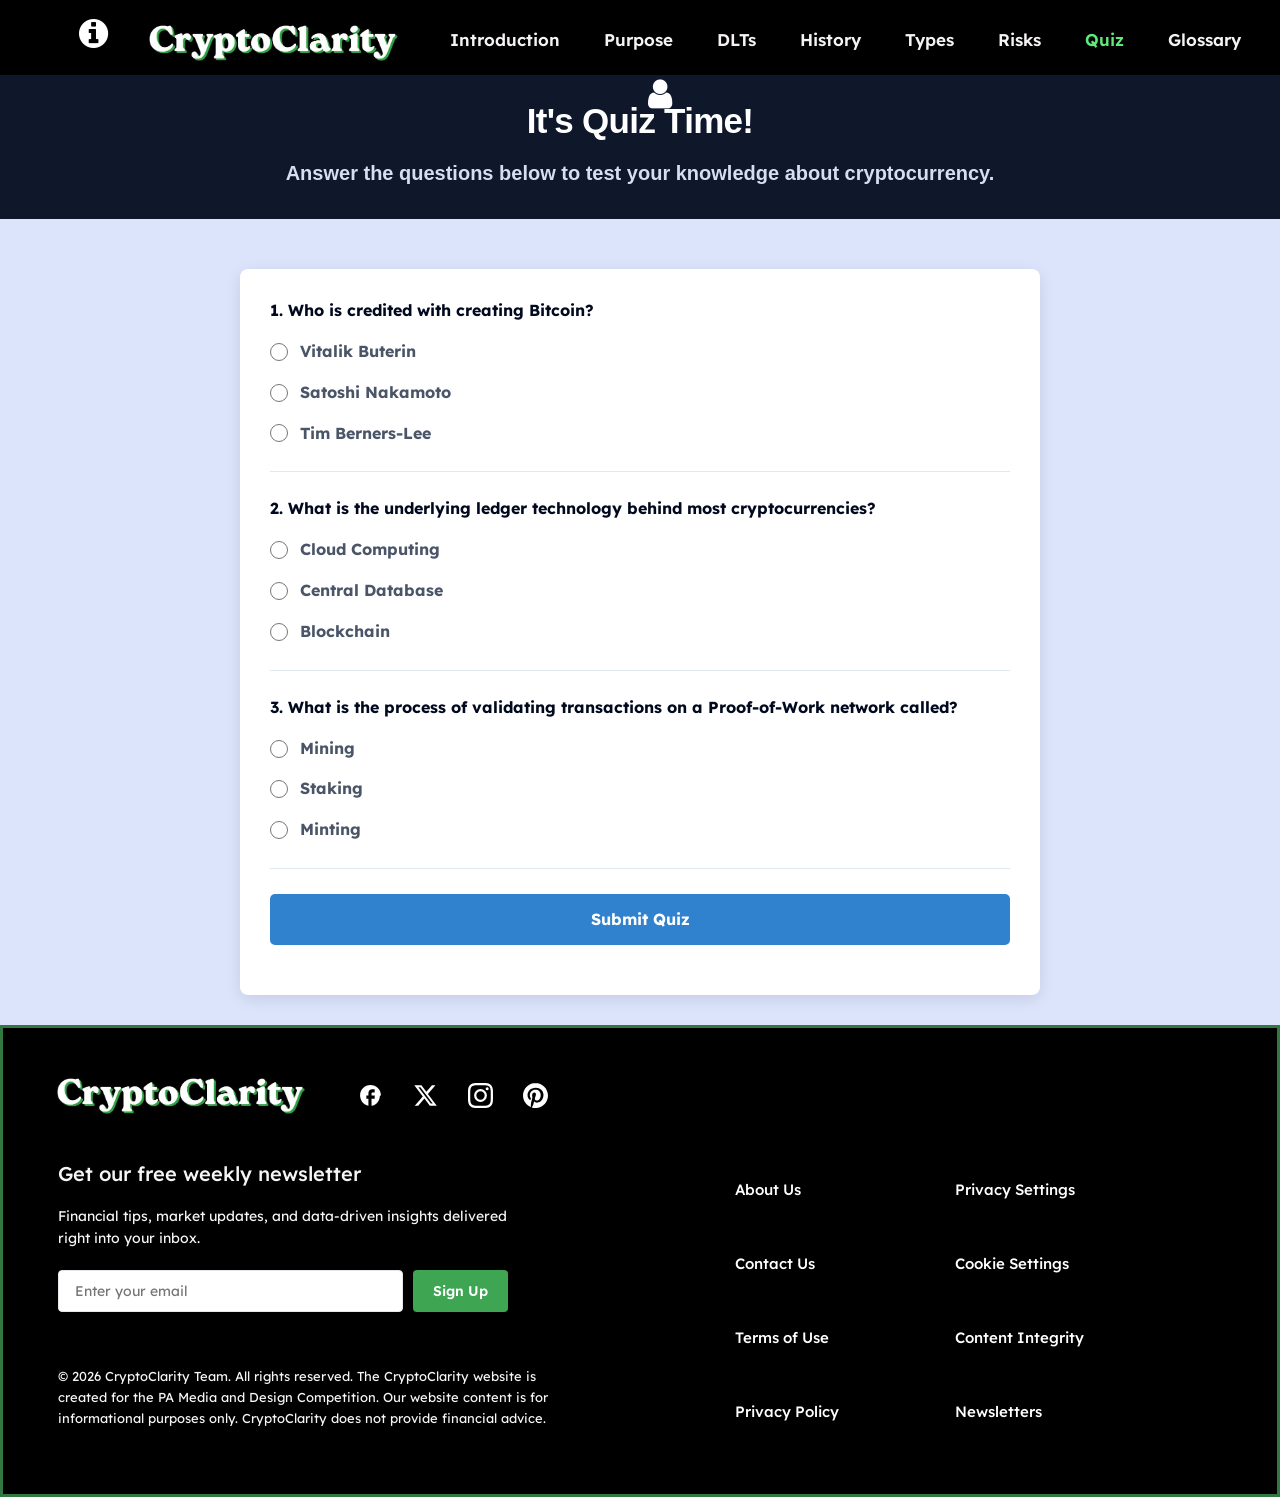
<file: quiz.html>
<!DOCTYPE html>
<html>

<head>
    <meta charset="UTF-8">
    <title>Quiz | CryptoClarity</title>
    <meta name="viewport" content="width=device-width, initial-scale=1">
    <link rel="stylesheet" href="https://maxcdn.bootstrapcdn.com/bootstrap/3.4.0/css/bootstrap.min.css">
    <script src="https://ajax.googleapis.com/ajax/libs/jquery/3.4.1/jquery.min.js"></script>
    <script src="https://maxcdn.bootstrapcdn.com/bootstrap/3.4.0/js/bootstrap.min.js"></script>
    <link rel="stylesheet" href="https://cdnjs.cloudflare.com/ajax/libs/font-awesome/4.7.0/css/font-awesome.min.css">
    <link rel="icon" type="image/x-icon" href="logoFF.png">
    <link rel="stylesheet" href="style.css">
    <script src="common.js"></script>

    <link
        href="https://fonts.googleapis.com/css2?family=Lexend:wght@100..900&family=Space+Mono:ital,wght@0,400;0,700;1,400;1,700&display=swap"
        rel="stylesheet">
</head>

<body>
    <nav class="navbar-inverse navbar-dark bg-black"
        style="background-color: #000000 !important; margin-bottom: 0px !important; padding-bottom: 0px !important; border: none !important;">
        <div class="navbar-header">
            <button type="button" class="navbar-toggle" data-toggle="collapse" data-target="#myNavbar"
                target="#myNavbar">
                <span class="icon-bar"></span>
                <span class="icon-bar"></span>
                <span class="icon-bar"></span>
            </button>
            <a class="navbar-brand" href="#"></a>
        </div>
        <div class="collapse navbar-collapse" id="myNavbar">
            <ul class="menu">
                <li class="links"><a href="#" id="infoMark" onclick="extra()"><i class="fa fa-info-circle fa-2x"
                    style="color: white"></i></a></li>
                <a href="#" id="homei" onclick="home()">
                    <img src="menuLogo.JPG" alt="Logo" class="menu-logo-img">
                </a>
                <li class="links"><a class="nav-word" onclick="intro()">Introduction</a></li>
                <li class="links"><a class="nav-word" onclick="purpose()">Purpose</a></li>
                <li class="links"><a class="nav-word" onclick="dlt()">DLTs</a></li>
                <li class="links"><a class="nav-word" onclick="history()">History</a></li>
                <li class="links"><a class="nav-word" onclick="types()">Types</a></li>
                <li class="links"><a class="nav-word" onclick="risks()">Risks</a></li>
                <li class="links"><a class="nav-word" onclick="quiz()" style="color: #5deb7a;">Quiz</a></li>
                <li class="links"><a class="nav-word" onclick="gloss()">Glossary</a></li>
                <li class="links"><a href="#" id="qMark" onclick="signup()"><i class="fa fa-user fa-2x"
                    style="color: white"></i></a></li>
            </ul>
        </div>
    </nav>
    <section class="crypto-hero-section2">
        <div class="crypto-hero-container2">
            <h1 class="crypto-hero-title2">It's Quiz Time!</h1>
            <p class="crypto-hero-subtitle2">Answer the questions below to test your knowledge about cryptocurrency.</p>
        </div>
    </section>
    <br>
    <div class="quiz-container">
        <form id="cryptoQuiz">
            <div class="question-block">
                <p class="question-text">1. Who is credited with creating Bitcoin?</p>
                <table class="options-table">
                    <tr>
                        <td><input type="radio" name="q1" value="wrong1" id="q1a"></td>
                        <td><label for="q1a">Vitalik Buterin</label></td>
                    </tr>
                    <tr>
                        <td><input type="radio" name="q1" value="correct" id="q1b"></td>
                        <td><label for="q1b">Satoshi Nakamoto</label></td>
                    </tr>
                    <tr>
                        <td><input type="radio" name="q1" value="wrong2" id="q1c"></td>
                        <td><label for="q1c">Tim Berners-Lee</label></td>
                    </tr>
                </table>
            </div>
            <div class="question-block">
                <p class="question-text">2. What is the underlying ledger technology behind most cryptocurrencies?</p>
                <table class="options-table">
                    <tr>
                        <td><input type="radio" name="q2" value="wrong1" id="q2a"></td>
                        <td><label for="q2a">Cloud Computing</label></td>
                    </tr>
                    <tr>
                        <td><input type="radio" name="q2" value="wrong2" id="q2b"></td>
                        <td><label for="q2b">Central Database</label></td>
                    </tr>
                    <tr>
                        <td><input type="radio" name="q2" value="correct" id="q2c"></td>
                        <td><label for="q2c">Blockchain</label></td>
                    </tr>
                </table>
            </div>
            <div class="question-block">
                <p class="question-text">3. What is the process of validating transactions on a Proof-of-Work network
                    called?</p>
                <table class="options-table">
                    <tr>
                        <td><input type="radio" name="q3" value="correct" id="q3a"></td>
                        <td><label for="q3a">Mining</label></td>
                    </tr>
                    <tr>
                        <td><input type="radio" name="q3" value="wrong1" id="q3b"></td>
                        <td><label for="q3b">Staking</label></td>
                    </tr>
                    <tr>
                        <td><input type="radio" name="q3" value="wrong2" id="q3c"></td>
                        <td><label for="q3c">Minting</label></td>
                    </tr>
                </table>
            </div>
            <button type="button" id="submitBtn">Submit Quiz</button>
        </form>
        <br>
    </div>
    <footer class="hl-footer">
        <div class="hl-footer-container">
            <div class="hl-brand-row">
                <img src="menuLogo.JPG" alt="Logo" class="menu-logo-img" style="height:55px;">
                <div class="hl-social-links">
                    <a href="#" class="top-scroll-link" aria-label="Facebook">
                        <svg viewBox="0 0 24 24">
                            <path
                                d="M22 12c0-5.52-4.48-10-10-10S2 6.48 2 12c0 4.84 3.44 8.87 8 9.8V15H8v-3h2V9.5C10 7.57 11.57 6 13.5 6H16v3h-2c-.55 0-1 .45-1 1v2h3v3h-3v6.95c4.56-.93 8-4.96 8-9.8z" />
                        </svg>
                    </a>
                    <a href="#" class="top-scroll-link" aria-label="Twitter">
                        <svg viewBox="0 0 24 24">
                            <path
                                d="M18.244 2.25h3.308l-7.227 8.26 8.502 11.24H16.17l-5.214-6.817L4.99 21.75H1.68l7.73-8.835L1.254 2.25H8.08l4.713 6.231zm-1.161 17.52h1.833L7.084 4.126H5.117z" />
                        </svg>
                    </a>
                    <a href="#" class="top-scroll-link" aria-label="Instagram">
                        <svg viewBox="0 0 24 24">
                            <path
                                d="M12 2.163c3.204 0 3.584.012 4.85.07 3.252.148 4.771 1.691 4.919 4.919.058 1.265.069 1.645.069 4.849 0 3.205-.012 3.584-.069 4.849-.149 3.225-1.664 4.771-4.919 4.919-1.266.058-1.644.07-4.85.07-3.204 0-3.584-.012-4.849-.07-3.26-.149-4.771-1.699-4.919-4.92-.058-1.265-.07-1.644-.07-4.849 0-3.204.013-3.583.07-4.849.149-3.227 1.664-4.771 4.919-4.919 1.266-.057 1.645-.069 4.849-.069zM12 0C8.741 0 8.333.014 7.053.072 2.695.272.273 2.69.073 7.051.014 8.333 0 8.741 0 12c0 3.259.014 3.668.072 4.948.2 4.358 2.618 6.78 6.98 6.98 1.281.058 1.689.072 4.948.072 3.259 0 3.668-.014 4.948-.072 4.354-.2 6.782-2.618 6.979-6.98.059-1.28.073-1.689.073-4.948 0-3.259-.014-3.667-.072-4.947-.196-4.354-2.617-6.78-6.979-6.98C15.668.014 15.259 0 12 0zm0 5.838a6.162 6.162 0 1 0 0 12.324 6.162 6.162 0 0 0 0-12.324zM12 16a4 4 0 1 1 0-8 4 4 0 0 1 0 8zm6.406-11.845a1.44 1.44 0 1 0 0 2.881 1.44 1.44 0 0 0 0-2.881z" />
                        </svg>
                    </a>
                    <a href="#" class="top-scroll-link" aria-label="Pinterest">
                        <svg viewBox="0 0 24 24">
                            <path
                                d="M12.017 0C5.396 0 .029 5.367.029 11.987c0 5.079 3.158 9.417 7.618 11.162-.105-.949-.199-2.403.041-3.439.219-.937 1.406-5.966 1.406-5.966s-.359-.72-.359-1.781c0-1.663.967-2.907 2.17-2.907 1.023 0 1.518.769 1.518 1.689 0 1.029-.653 2.567-.992 3.992-.285 1.193.6 2.165 1.775 2.165 2.128 0 3.768-2.245 3.768-5.487 0-2.861-2.063-4.869-5.008-4.869-3.41 0-5.409 2.562-5.409 5.199 0 1.033.394 2.143.889 2.741.099.12.112.225.085.345-.09.375-.293 1.199-.334 1.363-.053.225-.172.271-.401.165-1.495-.69-2.433-2.878-2.433-4.646 0-3.776 2.748-7.252 7.92-7.252 4.158 0 7.392 2.967 7.392 6.923 0 4.135-2.607 7.462-6.233 7.462-1.214 0-2.354-.629-2.743-1.37l-.749 2.848c-.269 1.045-1.004 2.352-1.498 3.146 1.123.345 2.306.535 3.55.535 6.607 0 11.985-5.365 11.985-11.987C23.97 5.39 18.592.026 11.985.026L12.017 0z" />
                        </svg>
                    </a>
                </div>
            </div>
            <div class="hl-main-content">
                <div class="hl-left-panel">
                    <div class="hl-newsletter-box">
                        <h3>Get our free weekly newsletter</h3>
                        <p>Financial tips, market updates, and data-driven insights delivered right into your inbox.</p>
                        <form class="hl-newsletter-form" onsubmit="handleSignUp(event)">
                            <input type="email" placeholder="Enter your email" required aria-label="Email address">
                            <button type="submit">Sign Up</button>
                        </form>
                    </div>"
                    <div class="hl-copyright">© 2026 CryptoClarity Team. All rights reserved. The
                        CryptoClarity website is created for the PA Media and Design Competition. Our
                        website content is for informational purposes only. CryptoClarity does not
                        provide financial advice.
                    </div>
                </div>
                <div class="hl-links-grid">
                    <div class="hl-links-column">
                        <ul>
                            <li><a href="#" class="top-scroll-link2">About Us</a></li>
                            <li><a href="#" class="top-scroll-link">Contact Us</a></li>
                            <li><a href="#" class="top-scroll-link">Terms of Use</a></li>
                            <li><a href="#" class="top-scroll-link">Privacy Policy</a></li>
                        </ul>
                    </div>
                    <div class="hl-links-column">
                        <ul>
                            <li><a href="#" class="top-scroll-link">Privacy Settings</a></li>
                            <li><a href="#" class="top-scroll-link">Cookie Settings</a></li>
                            <li><a href="#" class="top-scroll-link">Content Integrity</a></li>
                            <li><a href="#" class="top-scroll-link">Newsletters</a></li>
                        </ul>
                    </div>
                </div>
            </div>
        </div>
    </footer>
    <div class="hl-modal-overlay" id="successModal">
        <div class="hl-modal">
            <div class="hl-modal-icon">✓</div>
            <h4>Subscription Successful!</h4>
            <p>Thank you for joining our community. You will now receive tips & updates directly in your inbox.</p>
            <button class="hl-modal-close" onclick="closeModal()">Close</button>
        </div>
    </div>
</body>

<script>
    const modalOverlay = document.getElementById('successModal');
    function handleSignUp(event) {
        event.preventDefault();
        modalOverlay.classList.add('active');
    }
    function closeModal() {
        modalOverlay.classList.remove('active');
    }
    modalOverlay.addEventListener('click', function (e) {
        if (e.target === modalOverlay) {
            closeModal();
        }
    });
    document.querySelectorAll('.top-scroll-link').forEach(link => {
        link.addEventListener('click', function (event) {
            event.preventDefault();
            window.scrollTo({
                top: 0,
                behavior: 'smooth'
            });
        });
    });
    document.querySelectorAll('.top-scroll-link2').forEach(link => {
        link.addEventListener('click', function (event) {
            event.preventDefault();
            window.location.href = 'about.html';
        });
    });

    document.addEventListener("DOMContentLoaded", function () {

        const submitButton = document.getElementById("submitBtn");
        submitButton.addEventListener("click", calculateScore);

        function calculateScore() {
            const totalQuestions = 3;
            let score = 0;

            const form = document.getElementById("cryptoQuiz");

            const q1 = form.elements["q1"].value;
            const q2 = form.elements["q2"].value;
            const q3 = form.elements["q3"].value;

            if (q1 === "" || q2 === "" || q3 === "") {
                alert("Please answer all questions before submitting!");
                return;
            }

            if (q1 === "correct") score++;
            if (q2 === "correct") score++;
            if (q3 === "correct") score++;

            alert("Quiz Completed!\n\nYour Score: " + score + " out of " + totalQuestions);
        }
    });
</script>
</file>
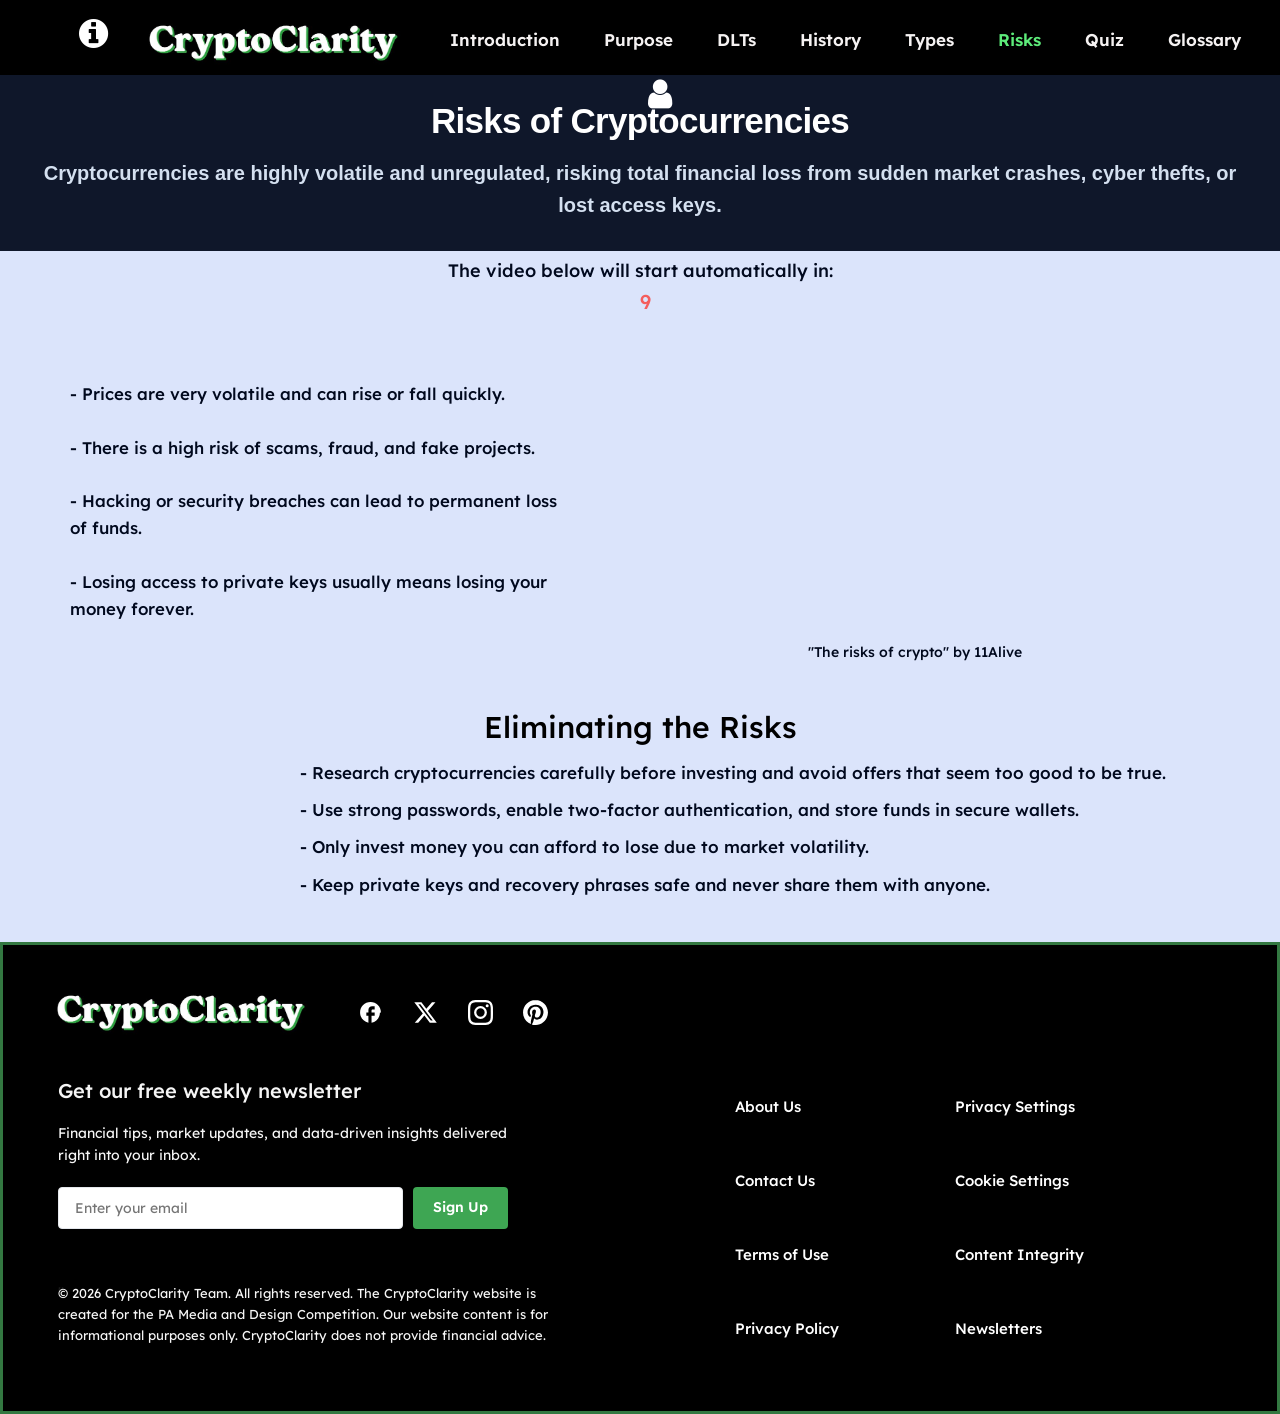
<file: risks.html>
<!DOCTYPE html>
<html>

<head>
    <meta charset="UTF-8">
    <title>Risks | CryptoClarity</title>
    <meta name="viewport" content="width=device-width, initial-scale=1">
    <link rel="stylesheet" href="https://maxcdn.bootstrapcdn.com/bootstrap/3.4.0/css/bootstrap.min.css">
    <script src="https://ajax.googleapis.com/ajax/libs/jquery/3.4.1/jquery.min.js"></script>
    <script src="https://maxcdn.bootstrapcdn.com/bootstrap/3.4.0/js/bootstrap.min.js"></script>
    <link rel="stylesheet" href="https://cdnjs.cloudflare.com/ajax/libs/font-awesome/4.7.0/css/font-awesome.min.css">
    <link rel="icon" type="image/x-icon" href="logoFF.png">
    <link rel="stylesheet" href="style.css">
    <script src="common.js"></script>

    <link
        href="https://fonts.googleapis.com/css2?family=Lexend:wght@100..900&family=Space+Mono:ital,wght@0,400;0,700;1,400;1,700&display=swap"
        rel="stylesheet">
</head>

<body>
    <nav class="navbar-inverse navbar-dark bg-black"
        style="background-color: #000000 !important; margin-bottom: 0px !important; padding-bottom: 0px !important; border: none !important;">
        <div class="navbar-header">
            <button type="button" class="navbar-toggle" data-toggle="collapse" data-target="#myNavbar"
                target="#myNavbar">
                <span class="icon-bar"></span>
                <span class="icon-bar"></span>
                <span class="icon-bar"></span>
            </button>
            <a class="navbar-brand" href="#"></a>
        </div>
        <div class="collapse navbar-collapse" id="myNavbar">
            <ul class="menu">
                <li class="links"><a href="#" id="infoMark" onclick="extra()"><i class="fa fa-info-circle fa-2x"
                    style="color: white"></i></a></li>
                <a href="#" id="homei" onclick="home()">
                    <img src="menuLogo.JPG" alt="Logo" class="menu-logo-img">
                </a>
                <li class="links"><a class="nav-word" onclick="intro()">Introduction</a></li>
                <li class="links"><a class="nav-word" onclick="purpose()">Purpose</a></li>
                <li class="links"><a class="nav-word" onclick="dlt()">DLTs</a></li>
                <li class="links"><a class="nav-word" onclick="history()">History</a></li>
                <li class="links"><a class="nav-word" onclick="types()">Types</a></li>
                <li class="links"><a class="nav-word" onclick="risks()" style="color: #5deb7a;">Risks</a></li>
                <li class="links"><a class="nav-word" onclick="quiz()">Quiz</a></li>
                <li class="links"><a class="nav-word" onclick="gloss()">Glossary</a></li>
                <li class="links"><a href="#" id="qMark" onclick="signup()"><i class="fa fa-user fa-2x"
                    style="color: white"></i></a></li>
            </ul>
        </div>
    </nav>
    <section class="crypto-hero-section2">
        <div class="crypto-hero-container2">
            <h1 class="crypto-hero-title2">Risks of Cryptocurrencies</h1>
            <p class="crypto-hero-subtitle2">Cryptocurrencies are highly volatile and unregulated,
                risking total financial loss from sudden market crashes, cyber thefts, or lost access
                keys.</p>
        </div>
    </section>
    <div class="container">
        <div>
            <h4 id="trialinfo">The video below will start automatically in:</h4>
        </div>
        <div>
            <h4 id="time" style="font-size: 20px; margin-left:10px; color:rgb(244, 93, 93);">10</h4>
        </div>
    </div>
    <br>
    <div class="container">
        <div class="row" style="display: flex; align-items: center; flex-wrap: wrap;">

            <div class="col-md-6">
                <h3 id="videoinfo" style="font-size: 1.2em; line-height: 1.6;">
                    - Prices are very volatile and can rise or fall quickly.
                    <br><br>
                    - There is a high risk of scams, fraud, and fake projects.
                    <br><br>
                    - Hacking or security breaches can lead to permanent loss of funds.
                    <br><br>
                    - Losing access to private keys usually means losing your money forever.
                </h3>
            </div>

            <div class="col-md-6 text-center" style="width:550px;">
                <div class="embed-responsive embed-responsive-16by9">
                    <iframe id="avideo" class="embed-responsive-item"
                        src="https://www.youtube.com/embed/2y2pgTOJ2tY?si=1eTNnmAspqkH7ZsI&amp;start=4"
                        title="YouTube video player" frameborder="0"
                        allow="accelerometer; autoplay; clipboard-write; encrypted-media; gyroscope; picture-in-picture; web-share"
                        allowfullscreen></iframe>
                </div>
                <h5>"The risks of crypto" by 11Alive</h5>
            </div>
        </div>
    </div>
    <br>
    <h2 id="header">Eliminating the Risks</h2>
    </hr>
    <h3 id="risksInfo">
        - Research cryptocurrencies carefully before investing and avoid offers that seem too good to be true.
        <br>
        <br>
        - Use strong passwords, enable two-factor authentication, and store funds in secure wallets.
        <br>
        <br>
        - Only invest money you can afford to lose due to market volatility.
        <br>
        <br>
        - Keep private keys and recovery phrases safe and never share them with anyone.
        <br>
        <br>
        <br>
    </h3>
    <footer class="hl-footer">
        <div class="hl-footer-container">
            <div class="hl-brand-row">
                <img src="menuLogo.JPG" alt="Logo" class="menu-logo-img" style="height:55px;">
                <div class="hl-social-links">
                    <a href="#" class="top-scroll-link" aria-label="Facebook">
                        <svg viewBox="0 0 24 24">
                            <path
                                d="M22 12c0-5.52-4.48-10-10-10S2 6.48 2 12c0 4.84 3.44 8.87 8 9.8V15H8v-3h2V9.5C10 7.57 11.57 6 13.5 6H16v3h-2c-.55 0-1 .45-1 1v2h3v3h-3v6.95c4.56-.93 8-4.96 8-9.8z" />
                        </svg>
                    </a>
                    <a href="#" class="top-scroll-link" aria-label="Twitter">
                        <svg viewBox="0 0 24 24">
                            <path
                                d="M18.244 2.25h3.308l-7.227 8.26 8.502 11.24H16.17l-5.214-6.817L4.99 21.75H1.68l7.73-8.835L1.254 2.25H8.08l4.713 6.231zm-1.161 17.52h1.833L7.084 4.126H5.117z" />
                        </svg>
                    </a>
                    <a href="#" class="top-scroll-link" aria-label="Instagram">
                        <svg viewBox="0 0 24 24">
                            <path
                                d="M12 2.163c3.204 0 3.584.012 4.85.07 3.252.148 4.771 1.691 4.919 4.919.058 1.265.069 1.645.069 4.849 0 3.205-.012 3.584-.069 4.849-.149 3.225-1.664 4.771-4.919 4.919-1.266.058-1.644.07-4.85.07-3.204 0-3.584-.012-4.849-.07-3.26-.149-4.771-1.699-4.919-4.92-.058-1.265-.07-1.644-.07-4.849 0-3.204.013-3.583.07-4.849.149-3.227 1.664-4.771 4.919-4.919 1.266-.057 1.645-.069 4.849-.069zM12 0C8.741 0 8.333.014 7.053.072 2.695.272.273 2.69.073 7.051.014 8.333 0 8.741 0 12c0 3.259.014 3.668.072 4.948.2 4.358 2.618 6.78 6.98 6.98 1.281.058 1.689.072 4.948.072 3.259 0 3.668-.014 4.948-.072 4.354-.2 6.782-2.618 6.979-6.98.059-1.28.073-1.689.073-4.948 0-3.259-.014-3.667-.072-4.947-.196-4.354-2.617-6.78-6.979-6.98C15.668.014 15.259 0 12 0zm0 5.838a6.162 6.162 0 1 0 0 12.324 6.162 6.162 0 0 0 0-12.324zM12 16a4 4 0 1 1 0-8 4 4 0 0 1 0 8zm6.406-11.845a1.44 1.44 0 1 0 0 2.881 1.44 1.44 0 0 0 0-2.881z" />
                        </svg>
                    </a>
                    <a href="#" class="top-scroll-link" aria-label="Pinterest">
                        <svg viewBox="0 0 24 24">
                            <path
                                d="M12.017 0C5.396 0 .029 5.367.029 11.987c0 5.079 3.158 9.417 7.618 11.162-.105-.949-.199-2.403.041-3.439.219-.937 1.406-5.966 1.406-5.966s-.359-.72-.359-1.781c0-1.663.967-2.907 2.17-2.907 1.023 0 1.518.769 1.518 1.689 0 1.029-.653 2.567-.992 3.992-.285 1.193.6 2.165 1.775 2.165 2.128 0 3.768-2.245 3.768-5.487 0-2.861-2.063-4.869-5.008-4.869-3.41 0-5.409 2.562-5.409 5.199 0 1.033.394 2.143.889 2.741.099.12.112.225.085.345-.09.375-.293 1.199-.334 1.363-.053.225-.172.271-.401.165-1.495-.69-2.433-2.878-2.433-4.646 0-3.776 2.748-7.252 7.92-7.252 4.158 0 7.392 2.967 7.392 6.923 0 4.135-2.607 7.462-6.233 7.462-1.214 0-2.354-.629-2.743-1.37l-.749 2.848c-.269 1.045-1.004 2.352-1.498 3.146 1.123.345 2.306.535 3.55.535 6.607 0 11.985-5.365 11.985-11.987C23.97 5.39 18.592.026 11.985.026L12.017 0z" />
                        </svg>
                    </a>
                </div>
            </div>
            <div class="hl-main-content">
                <div class="hl-left-panel">
                    <div class="hl-newsletter-box">
                        <h3>Get our free weekly newsletter</h3>
                        <p>Financial tips, market updates, and data-driven insights delivered right into your inbox.</p>
                        <form class="hl-newsletter-form" onsubmit="handleSignUp(event)">
                            <input type="email" placeholder="Enter your email" required aria-label="Email address">
                            <button type="submit">Sign Up</button>
                        </form>
                    </div>"
                    <div class="hl-copyright">© 2026 CryptoClarity Team. All rights reserved. The
                        CryptoClarity website is created for the PA Media and Design Competition. Our
                        website content is for informational purposes only. CryptoClarity does not
                        provide financial advice.
                    </div>
                </div>
                <div class="hl-links-grid">
                    <div class="hl-links-column">
                        <ul>
                            <li><a href="#" class="top-scroll-link2">About Us</a></li>
                            <li><a href="#" class="top-scroll-link">Contact Us</a></li>
                            <li><a href="#" class="top-scroll-link">Terms of Use</a></li>
                            <li><a href="#" class="top-scroll-link">Privacy Policy</a></li>
                        </ul>
                    </div>
                    <div class="hl-links-column">
                        <ul>
                            <li><a href="#" class="top-scroll-link">Privacy Settings</a></li>
                            <li><a href="#" class="top-scroll-link">Cookie Settings</a></li>
                            <li><a href="#" class="top-scroll-link">Content Integrity</a></li>
                            <li><a href="#" class="top-scroll-link">Newsletters</a></li>
                        </ul>
                    </div>
                </div>
            </div>
        </div>
    </footer>
    <div class="hl-modal-overlay" id="successModal">
        <div class="hl-modal">
            <div class="hl-modal-icon">✓</div>
            <h4>Subscription Successful!</h4>
            <p>Thank you for joining our community. You will now receive tips & updates directly in your inbox.</p>
            <button class="hl-modal-close" onclick="closeModal()">Close</button>
        </div>
    </div>
</body>

<script>
    const modalOverlay = document.getElementById('successModal');

    function handleSignUp(event) {
        event.preventDefault();
        modalOverlay.classList.add('active');
    }

    function closeModal() {
        modalOverlay.classList.remove('active');
    }

    modalOverlay.addEventListener('click', function (e) {
        if (e.target === modalOverlay) {
            closeModal();
        }
    });

    let count = 10;
    const timeElement = document.getElementById("time");
    const videoElement = document.getElementById("avideo");

    const countdown = setInterval(() => {
        count--;
        timeElement.textContent = count;

        if (count === 0) {
            clearInterval(countdown);
            document.getElementById("trialinfo").textContent = "The video is playing...";
            videoElement.src += "&autoplay=1";
            timeElement.style.display = "none";
        }
    }, 1000);

    document.querySelectorAll('.top-scroll-link').forEach(link => {
        link.addEventListener('click', function (event) {
            event.preventDefault();
            window.scrollTo({
                top: 0,
                behavior: 'smooth'
            });
        });
    });

    document.querySelectorAll('.top-scroll-link2').forEach(link => {
        link.addEventListener('click', function (event) {
            event.preventDefault();
            window.location.href = 'about.html';
        });
    });
</script>
</file>
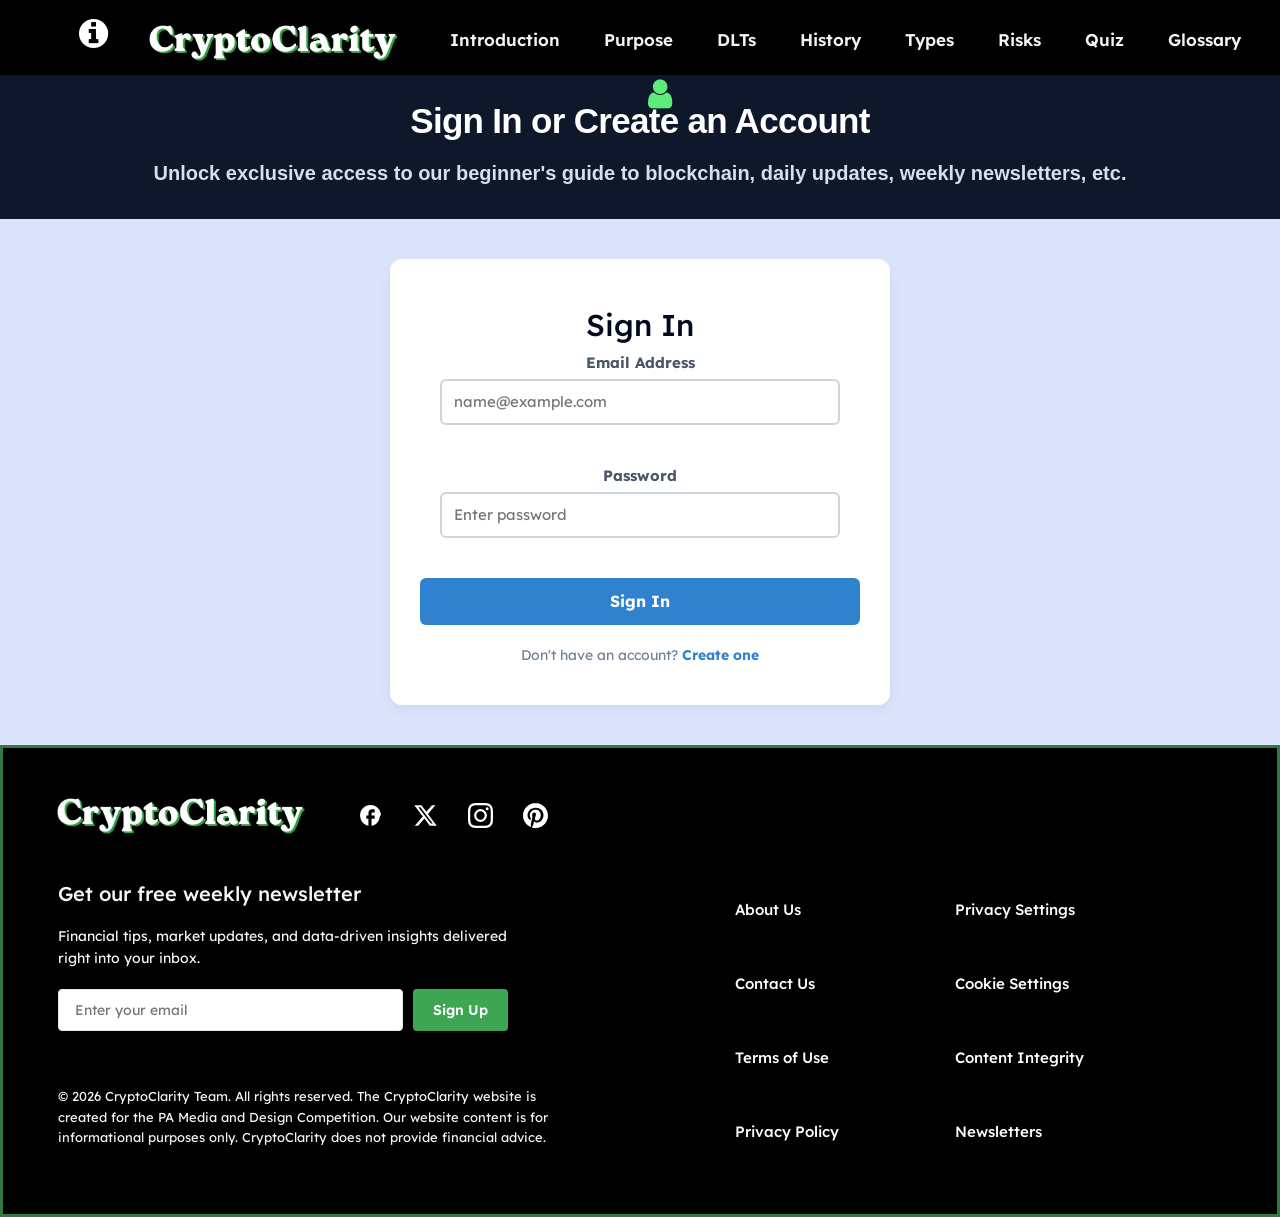
<file: signup.html>
<!DOCTYPE html>
<html>

<head>
    <meta charset="UTF-8">
    <title>Sign In | CryptoClarity</title>
    <meta name="viewport" content="width=device-width, initial-scale=1">
    <link rel="stylesheet" href="https://maxcdn.bootstrapcdn.com/bootstrap/3.4.0/css/bootstrap.min.css">
    <script src="https://ajax.googleapis.com/ajax/libs/jquery/3.4.1/jquery.min.js"></script>
    <script src="https://maxcdn.bootstrapcdn.com/bootstrap/3.4.0/js/bootstrap.min.js"></script>
    <link rel="stylesheet" href="https://cdnjs.cloudflare.com/ajax/libs/font-awesome/4.7.0/css/font-awesome.min.css">
    <link rel="icon" type="image/x-icon" href="logoFF.png">
    <link rel="stylesheet" href="style.css">
    <script src="common.js"></script>

    <link
        href="https://fonts.googleapis.com/css2?family=Lexend:wght@100..900&family=Space+Mono:ital,wght@0,400;0,700;1,400;1,700&display=swap"
        rel="stylesheet">
</head>

<body>
    <nav class="navbar-inverse navbar-dark bg-black"
        style="background-color: #000000 !important; margin-bottom: 0px !important; padding-bottom: 0px !important; border: none !important;">
        <div class="navbar-header">
            <button type="button" class="navbar-toggle" data-toggle="collapse" data-target="#myNavbar"
                target="#myNavbar">
                <span class="icon-bar"></span>
                <span class="icon-bar"></span>
                <span class="icon-bar"></span>
            </button>
            <a class="navbar-brand" href="#"></a>
        </div>
        <div class="collapse navbar-collapse" id="myNavbar">
            <ul class="menu">
                <li class="links"><a href="#" id="infoMark" onclick="extra()"><i class="fa fa-info-circle fa-2x"
                    style="color: white"></i></a></li>
                <a href="#" id="homei" onclick="home()">
                    <img src="menuLogo.JPG" alt="Logo" class="menu-logo-img">
                </a>
                <li class="links"><a class="nav-word" onclick="intro()">Introduction</a></li>
                <li class="links"><a class="nav-word" onclick="purpose()">Purpose</a></li>
                <li class="links"><a class="nav-word" onclick="dlt()">DLTs</a></li>
                <li class="links"><a class="nav-word" onclick="history()">History</a></li>
                <li class="links"><a class="nav-word" onclick="types()">Types</a></li>
                <li class="links"><a class="nav-word" onclick="risks()">Risks</a></li>
                <li class="links"><a class="nav-word" onclick="quiz()">Quiz</a></li>
                <li class="links"><a class="nav-word" onclick="gloss()">Glossary</a></li>
                <li class="links"><a href="#" id="qMark" onclick="signup()"><i class="fa fa-user fa-2x"
                    style="color: #5deb7a"></i></a></li>
            </ul>
        </div>
    </nav>
    <section id="signup_section">
        <section class="crypto-hero-section2">
            <div class="crypto-hero-container2">
                <h1 class="crypto-hero-title2">Sign In or Create an Account</h1>
                <p class="crypto-hero-subtitle2">Unlock exclusive access to our beginner's guide to blockchain, daily
                    updates, weekly newsletters, etc.</p>
            </div>
        </section>
        <br>
        <br>
        <center>
            <div class="auth-container">
                <div id="signInBox" class="form-box active">
                    <h2>Sign In</h2>
                    <form id="signInForm" novalidate>
                        <div class="input-group">
                            <label for="loginEmail">Email Address</label>
                            <input type="email" id="loginEmail" placeholder="name@example.com" required
                                style="width:400px;">
                            <div class="error-message" id="loginEmailError"></div>
                        </div>

                        <div class="input-group">
                            <label for="loginPassword">Password</label>
                            <input type="password" id="loginPassword" placeholder="Enter password" required
                                style="width:400px;">
                            <div class="error-message" id="loginPasswordError"></div>
                        </div>

                        <button type="submit" class="submit-btn">Sign In</button>
                    </form>
                    <p class="toggle-text">Don't have an account? <span class="toggle-link"
                            onclick="toggleForm('signUp')">Create one</span></p>
                </div>
                <div id="signUpBox" class="form-box">
                    <h2>Create Account</h2>
                    <form id="signUpForm" novalidate>
                        <div class="input-group">
                            <label for="regUsername">Username</label>
                            <input type="text" id="regUsername" placeholder="CryptoFan123" required
                                style="width:400px;">
                            <div class="error-message" id="regUsernameError"></div>
                        </div>

                        <div class="input-group">
                            <label for="regEmail">Email Address</label>
                            <input type="email" id="regEmail" placeholder="name@example.com" required
                                style="width:400px;">
                            <div class="error-message" id="regEmailError"></div>
                        </div>

                        <div class="input-group">
                            <label for="regPassword">Password</label>
                            <input type="password" id="regPassword" placeholder="At least 6 characters" required
                                style="width:400px;">
                            <div class="error-message" id="regPasswordError"></div>
                        </div>

                        <div class="input-group">
                            <label for="regConfirmPassword">Confirm Password</label>
                            <input type="password" id="regConfirmPassword" placeholder="Repeat your password" required
                                style="width:400px;">
                            <div class="error-message" id="regConfirmPasswordError"></div>
                        </div>

                        <button type="submit" class="submit-btn">Create</button>
                    </form>
                    <p class="toggle-text">Already have an account? <span class="toggle-link"
                            onclick="toggleForm('signIn')">Sign In</span></p>
                </div>
            </div>
            <div id="successModal" class="modal-overlay">
                <div class="modal-box">
                    <div class="modal-icon">✔</div>
                    <div class="modal-title" id="modalTitle">Success!</div>
                    <div class="modal-text" id="modalText">Your action was successful.</div>
                    <button class="modal-close-btn" onclick="closeModal()">Continue</button>
                </div>
            </div>
        </center>
        <br>
        <br>
        <footer class="hl-footer">
            <div class="hl-footer-container">
                <div class="hl-brand-row">
                    <img src="menuLogo.JPG" alt="Logo" class="menu-logo-img" style="height:55px;">
                    <div class="hl-social-links">
                        <a href="#" class="top-scroll-link" aria-label="Facebook">
                            <svg viewBox="0 0 24 24">
                                <path
                                    d="M22 12c0-5.52-4.48-10-10-10S2 6.48 2 12c0 4.84 3.44 8.87 8 9.8V15H8v-3h2V9.5C10 7.57 11.57 6 13.5 6H16v3h-2c-.55 0-1 .45-1 1v2h3v3h-3v6.95c4.56-.93 8-4.96 8-9.8z" />
                            </svg>
                        </a>
                        <a href="#" class="top-scroll-link" aria-label="Twitter">
                            <svg viewBox="0 0 24 24">
                                <path
                                    d="M18.244 2.25h3.308l-7.227 8.26 8.502 11.24H16.17l-5.214-6.817L4.99 21.75H1.68l7.73-8.835L1.254 2.25H8.08l4.713 6.231zm-1.161 17.52h1.833L7.084 4.126H5.117z" />
                            </svg>
                        </a>
                        <a href="#" class="top-scroll-link" aria-label="Instagram">
                            <svg viewBox="0 0 24 24">
                                <path
                                    d="M12 2.163c3.204 0 3.584.012 4.85.07 3.252.148 4.771 1.691 4.919 4.919.058 1.265.069 1.645.069 4.849 0 3.205-.012 3.584-.069 4.849-.149 3.225-1.664 4.771-4.919 4.919-1.266.058-1.644.07-4.85.07-3.204 0-3.584-.012-4.849-.07-3.26-.149-4.771-1.699-4.919-4.92-.058-1.265-.07-1.644-.07-4.849 0-3.204.013-3.583.07-4.849.149-3.227 1.664-4.771 4.919-4.919 1.266-.057 1.645-.069 4.849-.069zM12 0C8.741 0 8.333.014 7.053.072 2.695.272.273 2.69.073 7.051.014 8.333 0 8.741 0 12c0 3.259.014 3.668.072 4.948.2 4.358 2.618 6.78 6.98 6.98 1.281.058 1.689.072 4.948.072 3.259 0 3.668-.014 4.948-.072 4.354-.2 6.782-2.618 6.979-6.98.059-1.28.073-1.689.073-4.948 0-3.259-.014-3.667-.072-4.947-.196-4.354-2.617-6.78-6.979-6.98C15.668.014 15.259 0 12 0zm0 5.838a6.162 6.162 0 1 0 0 12.324 6.162 6.162 0 0 0 0-12.324zM12 16a4 4 0 1 1 0-8 4 4 0 0 1 0 8zm6.406-11.845a1.44 1.44 0 1 0 0 2.881 1.44 1.44 0 0 0 0-2.881z" />
                            </svg>
                        </a>
                        <a href="#" class="top-scroll-link" aria-label="Pinterest">
                            <svg viewBox="0 0 24 24">
                                <path
                                    d="M12.017 0C5.396 0 .029 5.367.029 11.987c0 5.079 3.158 9.417 7.618 11.162-.105-.949-.199-2.403.041-3.439.219-.937 1.406-5.966 1.406-5.966s-.359-.72-.359-1.781c0-1.663.967-2.907 2.17-2.907 1.023 0 1.518.769 1.518 1.689 0 1.029-.653 2.567-.992 3.992-.285 1.193.6 2.165 1.775 2.165 2.128 0 3.768-2.245 3.768-5.487 0-2.861-2.063-4.869-5.008-4.869-3.41 0-5.409 2.562-5.409 5.199 0 1.033.394 2.143.889 2.741.099.12.112.225.085.345-.09.375-.293 1.199-.334 1.363-.053.225-.172.271-.401.165-1.495-.69-2.433-2.878-2.433-4.646 0-3.776 2.748-7.252 7.92-7.252 4.158 0 7.392 2.967 7.392 6.923 0 4.135-2.607 7.462-6.233 7.462-1.214 0-2.354-.629-2.743-1.37l-.749 2.848c-.269 1.045-1.004 2.352-1.498 3.146 1.123.345 2.306.535 3.55.535 6.607 0 11.985-5.365 11.985-11.987C23.97 5.39 18.592.026 11.985.026L12.017 0z" />
                            </svg>
                        </a>
                    </div>
                </div>
                <div class="hl-main-content">
                    <div class="hl-left-panel">
                        <div class="hl-newsletter-box">
                            <h3>Get our free weekly newsletter</h3>
                            <p>Financial tips, market updates, and data-driven insights delivered right into your inbox.
                            </p>
                            <form class="hl-newsletter-form" onsubmit="handleSignUp(event)">
                                <input type="email" placeholder="Enter your email" required aria-label="Email address">
                                <button type="submit">Sign Up</button>
                            </form>
                        </div>"
                        <div class="hl-copyright">© 2026 CryptoClarity Team. All rights reserved. The
                            CryptoClarity website is created for the PA Media and Design Competition. Our
                            website content is for informational purposes only. CryptoClarity does not
                            provide financial advice.
                        </div>
                    </div>
                    <div class="hl-links-grid">
                        <div class="hl-links-column">
                            <ul>
                                <li><a href="#" class="top-scroll-link2">About Us</a></li>
                                <li><a href="#" class="top-scroll-link">Contact Us</a></li>
                                <li><a href="#" class="top-scroll-link">Terms of Use</a></li>
                                <li><a href="#" class="top-scroll-link">Privacy Policy</a></li>
                            </ul>
                        </div>
                        <div class="hl-links-column">
                            <ul>
                                <li><a href="#" class="top-scroll-link">Privacy Settings</a></li>
                                <li><a href="#" class="top-scroll-link">Cookie Settings</a></li>
                                <li><a href="#" class="top-scroll-link">Content Integrity</a></li>
                                <li><a href="#" class="top-scroll-link">Newsletters</a></li>
                            </ul>
                        </div>
                    </div>
                </div>
            </div>
        </footer>
        <div class="hl-modal-overlay" id="successModal">
            <div class="hl-modal">
                <div class="hl-modal-icon">✓</div>
                <h4>Subscription Successful!</h4>
                <p>Thank you for joining our community. You will now receive tips & updates directly in your inbox.</p>
                <button class="hl-modal-close" onclick="closeModal()">Close</button>
            </div>
        </div>
</body>

<script>
    const modalOverlay = document.getElementById('successModal');

    function handleSignUp(event) {
        event.preventDefault();
        modalOverlay.classList.add('active');
    }

    function closeModal() {
        modalOverlay.classList.remove('active');
    }

    modalOverlay.addEventListener('click', function (e) {
        if (e.target === modalOverlay) {
            closeModal();
        }
    });

    function toggleForm(formType) {
        resetForms();
        if (formType === 'signUp') {
            document.getElementById('signInBox').classList.remove('active');
            document.getElementById('signUpBox').classList.add('active');
        } else {
            document.getElementById('signUpBox').classList.remove('active');
            document.getElementById('signInBox').classList.add('active');
        }
    }

    function resetForms() {
        document.querySelectorAll('form').forEach(form => form.reset());
        document.querySelectorAll('input').forEach(input => {
            input.classList.remove('invalid', 'valid');
        });
        document.querySelectorAll('.error-message').forEach(err => err.textContent = '');
    }

    function showModal(title, text) {
        document.getElementById('modalTitle').textContent = title;
        document.getElementById('modalText').textContent = text;
        document.getElementById('successModal').classList.add('active');
    }

    function closeModal() {
        document.getElementById('successModal').classList.remove('active');
        resetForms();
    }

    function setInvalid(input, errorEl, message) {
        input.classList.add('invalid');
        input.classList.remove('valid');
        errorEl.textContent = message;
    }

    function setValid(input, errorEl) {
        input.classList.remove('invalid');
        input.classList.add('valid');
        errorEl.textContent = '';
    }

    function isValidEmail(email) {
        return /^[^\s@]+@[^\s@]+\.[^\s@]+$/.test(email);
    }

    const loginEmail = document.getElementById('loginEmail');
    const loginEmailError = document.getElementById('loginEmailError');
    const loginPassword = document.getElementById('loginPassword');
    const loginPasswordError = document.getElementById('loginPasswordError');

    loginEmail.addEventListener('input', () => {
        if (!loginEmail.value.trim()) {
            setInvalid(loginEmail, loginEmailError, 'Email is required.');
        } else if (!isValidEmail(loginEmail.value)) {
            setInvalid(loginEmail, loginEmailError, 'Please enter a valid email.');
        } else {
            setValid(loginEmail, loginEmailError);
        }
    });

    loginPassword.addEventListener('input', () => {
        if (!loginPassword.value) {
            setInvalid(loginPassword, loginPasswordError, 'Password is required.');
        } else {
            setValid(loginPassword, loginPasswordError);
        }
    });

    const regUsername = document.getElementById('regUsername');
    const regUsernameError = document.getElementById('regUsernameError');
    const regEmail = document.getElementById('regEmail');
    const regEmailError = document.getElementById('regEmailError');
    const regPassword = document.getElementById('regPassword');
    const regPasswordError = document.getElementById('regPasswordError');
    const regConfirmPassword = document.getElementById('regConfirmPassword');
    const regConfirmPasswordError = document.getElementById('regConfirmPasswordError');

    regUsername.addEventListener('input', () => {
        if (!regUsername.value.trim()) {
            setInvalid(regUsername, regUsernameError, 'Username is required.');
        } else {
            setValid(regUsername, regUsernameError);
        }
    });

    regEmail.addEventListener('input', () => {
        if (!regEmail.value.trim()) {
            setInvalid(regEmail, regEmailError, 'Email is required.');
        } else if (!isValidEmail(regEmail.value)) {
            setInvalid(regEmail, regEmailError, 'Please enter a valid email.');
        } else {
            setValid(regEmail, regEmailError);
        }
    });

    regPassword.addEventListener('input', () => {
        if (!regPassword.value) {
            setInvalid(regPassword, regPasswordError, 'Password is required.');
        } else if (regPassword.value.length < 6) {
            setInvalid(regPassword, regPasswordError, 'Password must be at least 6 characters.');
        } else {
            setValid(regPassword, regPasswordError);
        }
        if (regConfirmPassword.value) regConfirmPassword.dispatchEvent(new Event('input'));
    });

    regConfirmPassword.addEventListener('input', () => {
        if (!regConfirmPassword.value) {
            setInvalid(regConfirmPassword, regConfirmPasswordError, 'Please confirm your password.');
        } else if (regConfirmPassword.value !== regPassword.value) {
            setInvalid(regConfirmPassword, regConfirmPasswordError, 'Passwords do not match.');
        } else {
            setValid(regConfirmPassword, regConfirmPasswordError);
        }
    });

    document.getElementById('signInForm').addEventListener('submit', function (e) {
        e.preventDefault();
        loginEmail.dispatchEvent(new Event('input'));
        loginPassword.dispatchEvent(new Event('input'));

        if (loginEmail.classList.contains('valid') && loginPassword.classList.contains('valid')) {
            showModal("Signed In!", "You have successfully bypassed verification and logged in.");
        }
    });

    document.getElementById('signUpForm').addEventListener('submit', function (e) {
        e.preventDefault();
        regUsername.dispatchEvent(new Event('input'));
        regEmail.dispatchEvent(new Event('input'));
        regPassword.dispatchEvent(new Event('input'));
        regConfirmPassword.dispatchEvent(new Event('input'));

        if (regUsername.classList.contains('valid') &&
            regEmail.classList.contains('valid') &&
            regPassword.classList.contains('valid') &&
            regConfirmPassword.classList.contains('valid')) {
            showModal("Account Created!", "Your registration field data has passed validation testing.");
        }
    });

    document.querySelectorAll('.top-scroll-link').forEach(link => {
        link.addEventListener('click', function (event) {
            event.preventDefault();
            window.scrollTo({
                top: 0,
                behavior: 'smooth'
            });
        });
    });

    document.querySelectorAll('.top-scroll-link2').forEach(link => {
        link.addEventListener('click', function (event) {
            event.preventDefault();
            window.location.href = 'about.html';
        });
    });
</script>
</file>
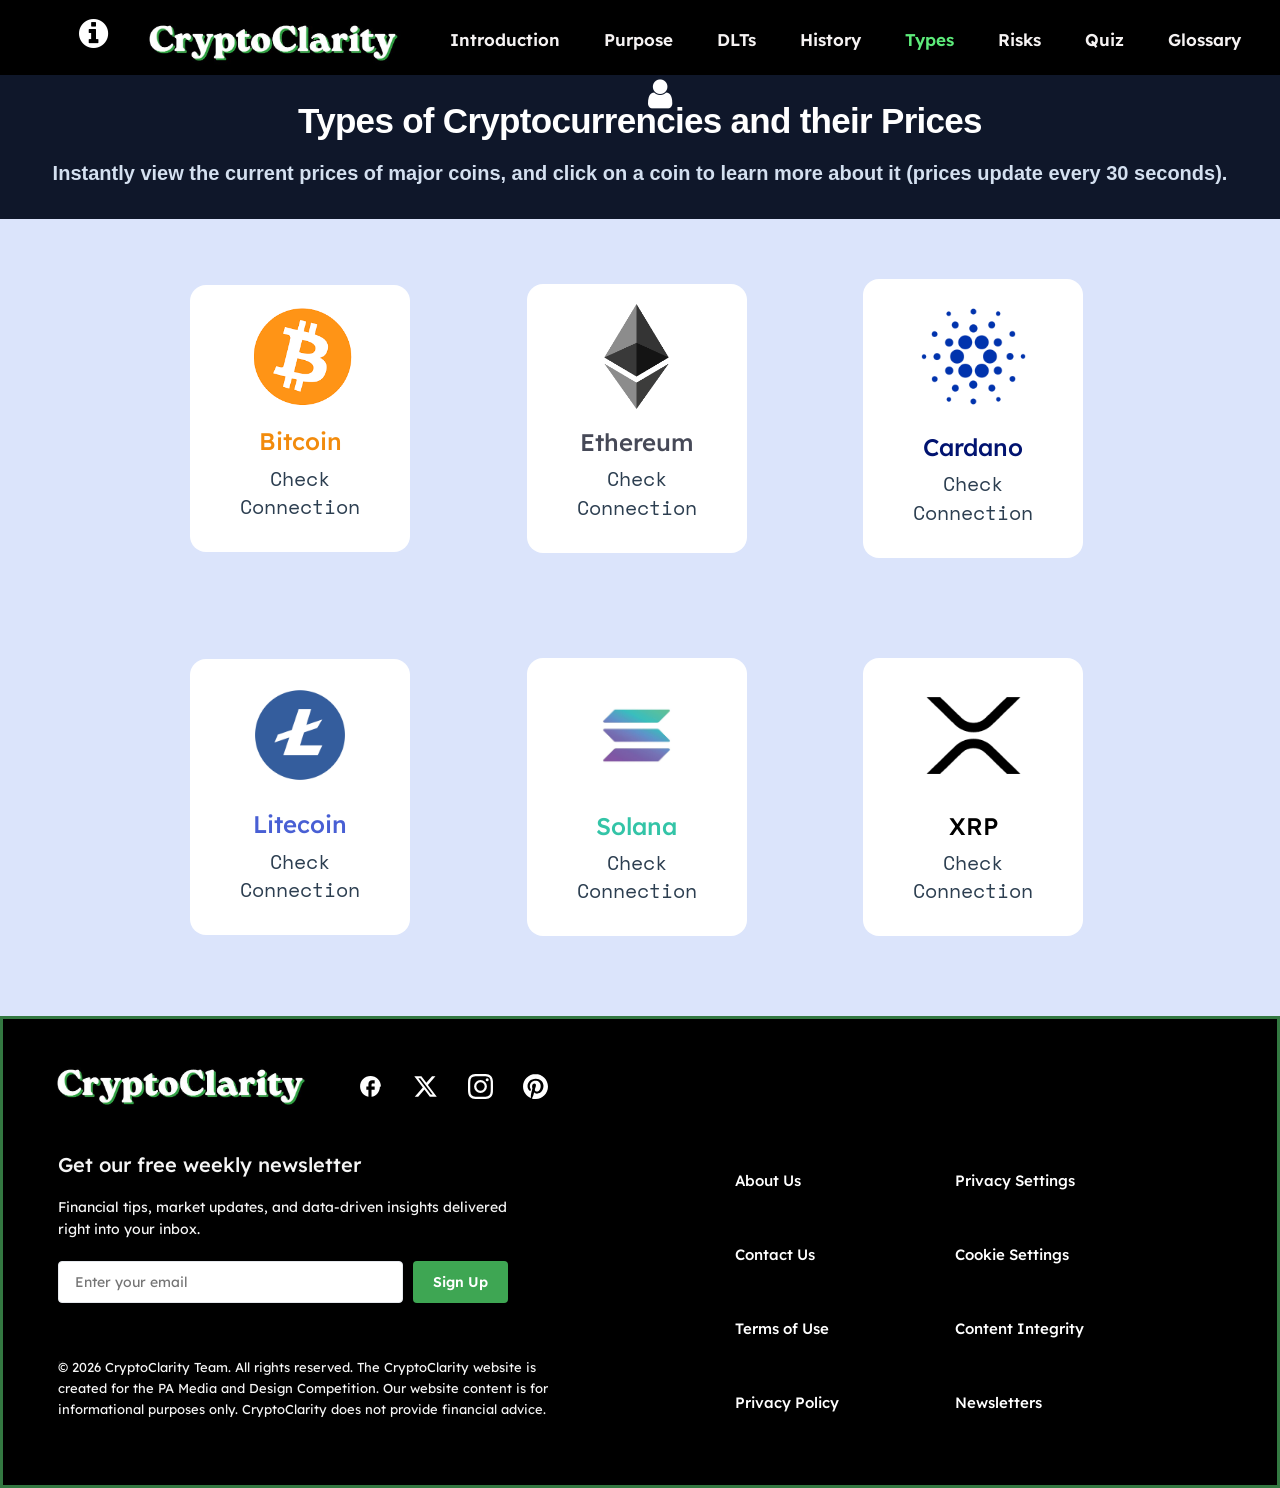
<file: types.html>
<!DOCTYPE html>
<html>

<head>
    <meta charset="UTF-8">
    <title>Types | CryptoClarity</title>
    <meta name="viewport" content="width=device-width, initial-scale=1">
    <link rel="stylesheet" href="https://maxcdn.bootstrapcdn.com/bootstrap/3.4.0/css/bootstrap.min.css">
    <script src="https://ajax.googleapis.com/ajax/libs/jquery/3.4.1/jquery.min.js"></script>
    <script src="https://maxcdn.bootstrapcdn.com/bootstrap/3.4.0/js/bootstrap.min.js"></script>
    <link rel="stylesheet" href="https://cdnjs.cloudflare.com/ajax/libs/font-awesome/4.7.0/css/font-awesome.min.css">
    <link rel="icon" type="image/x-icon" href="logoFF.png">
    <link rel="stylesheet" href="style.css">
    <script src="common.js"></script>

    <link
        href="https://fonts.googleapis.com/css2?family=Lexend:wght@100..900&family=Space+Mono:ital,wght@0,400;0,700;1,400;1,700&display=swap"
        rel="stylesheet">
    <link
        href="https://fonts.googleapis.com/css2?family=Funnel+Sans:ital,wght@0,300..800;1,300..800&family=Lexend:wght@100..900&family=Space+Mono:ital,wght@0,400;0,700;1,400;1,700&display=swap"="stylesheet">
</head>

<body>
    <nav class="navbar-inverse navbar-dark bg-black"
        style="background-color: #000000 !important; margin-bottom: 0px !important; padding-bottom: 0px !important; border: none !important;">
        <div class="navbar-header">
            <button type="button" class="navbar-toggle" data-toggle="collapse" data-target="#myNavbar"
                target="#myNavbar">
                <span class="icon-bar"></span>
                <span class="icon-bar"></span>
                <span class="icon-bar"></span>
            </button>
            <a class="navbar-brand" href="#"></a>
        </div>
        <div class="collapse navbar-collapse" id="myNavbar">
            <ul class="menu">
                <li class="links"><a href="#" id="infoMark" onclick="extra()"><i class="fa fa-info-circle fa-2x"
                        style="color: white"></i></a></li>
                <a href="#" id="homei" onclick="home()">
                    <img src="menuLogo.JPG" alt="Logo" class="menu-logo-img">
                </a>
                <li class="links"><a class="nav-word" onclick="intro()">Introduction</a></li>
                <li class="links"><a class="nav-word" onclick="purpose()">Purpose</a></li>
                <li class="links"><a class="nav-word" onclick="dlt()">DLTs</a></li>
                <li class="links"><a class="nav-word" onclick="history()">History</a></li>
                <li class="links"><a class="nav-word" onclick="types()" style="color: #5deb7a;">Types</a></li>
                <li class="links"><a class="nav-word" onclick="risks()">Risks</a></li>
                <li class="links"><a class="nav-word" onclick="quiz()">Quiz</a></li>
                <li class="links"><a class="nav-word" onclick="gloss()">Glossary</a></li>
                <li class="links"><a href="#" id="qMark" onclick="signup()"><i class="fa fa-user fa-2x"
                        style="color: white"></i></a></li>
            </ul>
        </div>
    </nav>
    <section class="crypto-hero-section2">
        <div class="crypto-hero-container2">
            <h1 class="crypto-hero-title2">Types of Cryptocurrencies and their Prices</h1>
            <p class="crypto-hero-subtitle2">Instantly view the current prices of major coins, and click on a coin to learn more about it
                (prices update every 30 seconds).</p>
        </div>
    </section>
    <h4 id="header"></h4>
    <div id="crypto-wrapper">
        <span class="image-container">
            <div id="type_1">
                <div class="crypto-grid">
                    <div class="crypto-tile" data-coin="bitcoin">
                        <center>
                            <img id="type_image1" src="bitcoin.png" alt="Bitcoin icon">
                        </center>
                        <h3 style="color:#f28b0c;">Bitcoin</h3>
                        <p class="live-price" id="price-bitcoin">Loading...</p>

                    </div>
                </div>
            </div>

            <div id="type_2">
                <div class="crypto-grid">
                    <div class="crypto-tile" data-coin="ethereum">
                        <center>
                            <img id="type_image2" src="ethereum.png" alt="Etherium icon">
                        </center>
                        <h3 style="color:#464957;">Ethereum</h3>
                        <p class="live-price" id="price-ethereum">Loading...</p>

                    </div>
                </div>
            </div>
            <div id="type_1">
                <div class="crypto-grid">
                    <div class="crypto-tile" data-coin="cardano">
                        <center>
                            <img id="type_image3" src="cardano.png" alt="Bitcoin icon">
                        </center>
                        <h3 style="color:#011370;">Cardano</h3>
                        <p class="live-price" id="price-cardano">Loading...</p>
                    </div>
                </div>
            </div>
        </span>
        <span class="image-container">
            <div id="type_2">
                <div class="crypto-grid">
                    <div class="crypto-tile" data-coin="litecoin">
                        <center>
                            <img id="type_image4" src="litecoin.jpg" alt="Etherium icon">
                        </center>
                        <h3 style="color:#485fd4;">Litecoin</h3>
                        <p class="live-price" id="price-litecoin">Loading...</p>

                    </div>
                </div>
            </div>

            <div id="type_2">
                <div class="crypto-grid">
                    <div class="crypto-tile" data-coin="solana">
                        <center>
                            <img id="type_image5" src="solana.jpg" alt="Etherium icon">
                        </center>
                        <h3 style="color:#33c4a7;">Solana</h3>
                        <p class="live-price" id="price-solana">Loading...</p>
                    </div>
                </div>
            </div>

            <div id="type_2">
                <div class="crypto-grid">
                    <div class="crypto-tile" data-coin="xrp">
                        <center>
                            <img id="type_image6" src="xrp.webp" alt="Etherium icon">
                        </center>
                        <h3 style="color:#000000;">XRP</h3>
                        <p class="live-price" id="price-xrp">Loading...</p>
                    </div>
                </div>
            </div>
        </span>
    </div>
    <div class="info-panel" id="infoPanel">
        <button class="close-btn">✕</button>
        <div class="panel-body" id="panelContent"></div>
    </div>
    <br>
    <footer class="hl-footer">
        <div class="hl-footer-container">
            <div class="hl-brand-row">
                <img src="menuLogo.JPG" alt="Logo" class="menu-logo-img" style="height:55px;">
                <div class="hl-social-links">
                    <a href="#" class="top-scroll-link" aria-label="Facebook">
                        <svg viewBox="0 0 24 24">
                            <path
                                d="M22 12c0-5.52-4.48-10-10-10S2 6.48 2 12c0 4.84 3.44 8.87 8 9.8V15H8v-3h2V9.5C10 7.57 11.57 6 13.5 6H16v3h-2c-.55 0-1 .45-1 1v2h3v3h-3v6.95c4.56-.93 8-4.96 8-9.8z" />
                        </svg>
                    </a>
                    <a href="#" class="top-scroll-link" aria-label="Twitter">
                        <svg viewBox="0 0 24 24">
                            <path
                                d="M18.244 2.25h3.308l-7.227 8.26 8.502 11.24H16.17l-5.214-6.817L4.99 21.75H1.68l7.73-8.835L1.254 2.25H8.08l4.713 6.231zm-1.161 17.52h1.833L7.084 4.126H5.117z" />
                        </svg>
                    </a>
                    <a href="#" class="top-scroll-link" aria-label="Instagram">
                        <svg viewBox="0 0 24 24">
                            <path
                                d="M12 2.163c3.204 0 3.584.012 4.85.07 3.252.148 4.771 1.691 4.919 4.919.058 1.265.069 1.645.069 4.849 0 3.205-.012 3.584-.069 4.849-.149 3.225-1.664 4.771-4.919 4.919-1.266.058-1.644.07-4.85.07-3.204 0-3.584-.012-4.849-.07-3.26-.149-4.771-1.699-4.919-4.92-.058-1.265-.07-1.644-.07-4.849 0-3.204.013-3.583.07-4.849.149-3.227 1.664-4.771 4.919-4.919 1.266-.057 1.645-.069 4.849-.069zM12 0C8.741 0 8.333.014 7.053.072 2.695.272.273 2.69.073 7.051.014 8.333 0 8.741 0 12c0 3.259.014 3.668.072 4.948.2 4.358 2.618 6.78 6.98 6.98 1.281.058 1.689.072 4.948.072 3.259 0 3.668-.014 4.948-.072 4.354-.2 6.782-2.618 6.979-6.98.059-1.28.073-1.689.073-4.948 0-3.259-.014-3.667-.072-4.947-.196-4.354-2.617-6.78-6.979-6.98C15.668.014 15.259 0 12 0zm0 5.838a6.162 6.162 0 1 0 0 12.324 6.162 6.162 0 0 0 0-12.324zM12 16a4 4 0 1 1 0-8 4 4 0 0 1 0 8zm6.406-11.845a1.44 1.44 0 1 0 0 2.881 1.44 1.44 0 0 0 0-2.881z" />
                        </svg>
                    </a>
                    <a href="#" class="top-scroll-link" aria-label="Pinterest">
                        <svg viewBox="0 0 24 24">
                            <path
                                d="M12.017 0C5.396 0 .029 5.367.029 11.987c0 5.079 3.158 9.417 7.618 11.162-.105-.949-.199-2.403.041-3.439.219-.937 1.406-5.966 1.406-5.966s-.359-.72-.359-1.781c0-1.663.967-2.907 2.17-2.907 1.023 0 1.518.769 1.518 1.689 0 1.029-.653 2.567-.992 3.992-.285 1.193.6 2.165 1.775 2.165 2.128 0 3.768-2.245 3.768-5.487 0-2.861-2.063-4.869-5.008-4.869-3.41 0-5.409 2.562-5.409 5.199 0 1.033.394 2.143.889 2.741.099.12.112.225.085.345-.09.375-.293 1.199-.334 1.363-.053.225-.172.271-.401.165-1.495-.69-2.433-2.878-2.433-4.646 0-3.776 2.748-7.252 7.92-7.252 4.158 0 7.392 2.967 7.392 6.923 0 4.135-2.607 7.462-6.233 7.462-1.214 0-2.354-.629-2.743-1.37l-.749 2.848c-.269 1.045-1.004 2.352-1.498 3.146 1.123.345 2.306.535 3.55.535 6.607 0 11.985-5.365 11.985-11.987C23.97 5.39 18.592.026 11.985.026L12.017 0z" />
                        </svg>
                    </a>
                </div>
            </div>
            <div class="hl-main-content">
                <div class="hl-left-panel">
                    <div class="hl-newsletter-box">
                        <h3>Get our free weekly newsletter</h3>
                        <p>Financial tips, market updates, and data-driven insights delivered right into your inbox.</p>
                        <form class="hl-newsletter-form" onsubmit="handleSignUp(event)">
                            <input type="email" placeholder="Enter your email" required aria-label="Email address">
                            <button type="submit">Sign Up</button>
                        </form>
                    </div>"
                    <div class="hl-copyright">© 2026 CryptoClarity Team. All rights reserved. The
                        CryptoClarity website is created for the PA Media and Design Competition. Our
                        website content is for informational purposes only. CryptoClarity does not
                        provide financial advice.
                    </div>
                </div>
                <div class="hl-links-grid">
                    <div class="hl-links-column">
                        <ul>
                            <li><a href="#" class="top-scroll-link2">About Us</a></li>
                            <li><a href="#" class="top-scroll-link">Contact Us</a></li>
                            <li><a href="#" class="top-scroll-link">Terms of Use</a></li>
                            <li><a href="#" class="top-scroll-link">Privacy Policy</a></li>
                        </ul>
                    </div>
                    <div class="hl-links-column">
                        <ul>
                            <li><a href="#" class="top-scroll-link">Privacy Settings</a></li>
                            <li><a href="#" class="top-scroll-link">Cookie Settings</a></li>
                            <li><a href="#" class="top-scroll-link">Content Integrity</a></li>
                            <li><a href="#" class="top-scroll-link">Newsletters</a></li>
                        </ul>
                    </div>
                </div>
            </div>
        </div>
    </footer>
    <div class="hl-modal-overlay" id="successModal">
        <div class="hl-modal">
            <div class="hl-modal-icon">✓</div>
            <h4>Subscription Successful!</h4>
            <p>Thank you for joining our community. You will now receive tips & updates directly in your inbox.</p>
            <button class="hl-modal-close" onclick="closeModal()">Close</button>
        </div>
    </div>
</body>

<script>
    const modalOverlay = document.getElementById('successModal');
    function handleSignUp(event) {
        event.preventDefault();
        modalOverlay.classList.add('active');
    }
    function closeModal() {
        modalOverlay.classList.remove('active');
    }
    modalOverlay.addEventListener('click', function (e) {
        if (e.target === modalOverlay) {
            closeModal();
        }
    });
    document.querySelectorAll('.top-scroll-link').forEach(link => {
        link.addEventListener('click', function (event) {
            event.preventDefault();
            window.scrollTo({
                top: 0,
                behavior: 'smooth'
            });
        });
    });
    document.querySelectorAll('.top-scroll-link2').forEach(link => {
        link.addEventListener('click', function (event) {
            event.preventDefault();
            window.location.href = 'about.html';
        });
    });

    const tiles = document.querySelectorAll('.crypto-tile');

    tiles.forEach(tile => {
        tile.addEventListener('click', () => {
            tiles.forEach(t => t.classList.remove('active'));
            tile.classList.add('active');
            openPanel(tile.dataset.coin);
        });
    });

    const panel = document.getElementById('infoPanel');
    const panelContent = document.getElementById('panelContent');

    function openPanel(coin) {
        panel.classList.add('open');
        document.getElementById('crypto-wrapper')
            .classList.add('panel-open');

        if (coin === 'bitcoin') {
            panelContent.innerHTML = `
        <br>
        <h2>Bitcoin (BTC)</h2>
        <br>
        <br>
        <img style="width:200px;" id="type_image1" src="bitcoin.png" alt="Bitcoin icon">
        <br>
        <br>
        <br>
        <ul style="text-align: left; margin-left:1px; min-width:245px;">
          <li style="font-size:16px;">The original cryptocurrency</li>
          <li style="font-size:16px;">Limited supply (21 million)</li>
          <li style="font-size:16px;">Own blockchain</li>
          <li style="font-size:16px;">Often compared to “digital gold”</li>
        </ul>
      `;
        } else if (coin === 'ethereum') {
            panelContent.innerHTML = `
        <br>
        <h2>Ethereum (ETH)</h2>
        <br>
        <img style="width:130px;" id="type_image1" src="ethereum.png" alt="Bitcoin icon">
        <br>
        <br>
        <br>
        <ul style="text-align: left; margin-left:10px; min-width:235px;">
          <li style="font-size:16px;">Blockchain platform that supports smart contracts</li>
          <li style="font-size:16px;">Allows developers to build decentralized applications (dApps)</li>
          <li style="font-size:16px;">Second-largest cryptocurrency by market value</li>
        </ul>
      `;
        } else if (coin === 'cardano') {
            panelContent.innerHTML = `
        <br>
        <h2>Cardano (ADA)</h2>
        <br>
        <img style="width:140px;" id="type_image1" src="cardano.png" alt="Bitcoin icon">
        <br>
        <br>
        <br>
        <ul style="text-align: left; margin-left:2px; min-width:235px;">
          <li style="font-size:16px;">Research-driven blockchain built with academic input</li>
          <li style="font-size:16px;">Uses an energy-efficient proof-of-stake system</li>
          <li style="font-size:16px;">Focuses on security, sustainability, and scalability</li>
        </ul>
      `;
        } else if (coin === 'litecoin') {
            panelContent.innerHTML = `
        <br>
        <h2>Litecoin (LTC)</h2>
        <br>
        <img style="width:200px;" id="type_image1" src="litecoin.jpg" alt="Bitcoin icon">
        <br>
        <br>
        <br>
        <ul style="text-align: left; margin-left:20px;">
          <li style="font-size:16px;">One of the earliest alternatives to Bitcoin</li>
          <li style="font-size:16px;">Faster transaction times than Bitcoin</li>
          <li style="font-size:16px;">Often called “digital silver”</li>
        </ul>
      `;
        } else if (coin === 'solana') {
            panelContent.innerHTML = `
        <br>
        <h2>Solana (SOL)</h2>
        <br>
        <img style="width:170px;" id="type_image1" src="solana.jpg" alt="Bitcoin icon">
        <br>
        <br>
        <ul style="text-align: left; margin-left:10px;">
          <li style="font-size:16px;" >Known for very fast transaction speeds</li>
          <li style="font-size:16px;">Designed for high-performance decentralized apps</li>
          <li style="font-size:16px;">Low transaction fees compared to many blockchains</li>
        </ul>
      `;
        } else if (coin === 'xrp') {
            panelContent.innerHTML = `
        <br>
        <h2>XRP (XRP)</h2>
        <br>
        <img style="width:140px;" id="type_image1" src="xrp.webp" alt="Bitcoin icon">
        <br>
        <br>
        <br>
        <ul style="text-align: left; margin-left:5px;">
          <li style="font-size:16px;">Designed for fast international payments</li>
          <li style="font-size:16px;">Focuses on helping financial institutions transfer money</li>
          <li style="font-size:16px;">Uses its own distributed ledger system</li>
        </ul>
      `;
        }
    }

    document.querySelector('.close-btn').addEventListener('click', () => {
        panel.classList.remove('open');

        document.getElementById('crypto-wrapper')
            .classList.remove('panel-open');


        document.querySelectorAll('.crypto-tile')
            .forEach(t => t.classList.remove('active'));
    });

    const coinApiIds = {
        'bitcoin': 'bitcoin',
        'ethereum': 'ethereum',
        'cardano': 'cardano',
        'litecoin': 'litecoin',
        'solana': 'solana',
        'xrp': 'ripple'
    };

    async function updateLivePrices() {
        const ids = Object.values(coinApiIds).join(',');
        const url = `https://api.coingecko.com/api/v3/simple/price?ids=${ids}&vs_currencies=usd`;

        try {
            const response = await fetch(url);
            const data = await response.json();

            for (const [key, apiId] of Object.entries(coinApiIds)) {
                const price = data[apiId].usd;
                const element = document.getElementById(`price-${key}`);
                if (element) {
                    element.innerHTML = `<strong>$${price.toLocaleString()}</strong>`;
                }
            }
        } catch (error) {
            console.error("Error fetching prices:", error);
            document.querySelectorAll('.live-price').forEach(el => el.innerText = "Check Connection");
        }
    }

    updateLivePrices();
    setInterval(updateLivePrices, 30000);
</script>
</file>
<file: style.css>
html {
  scroll-behavior: smooth;
}

body {
  text-align: center;
  background-size: 200px;
  font-family: "Lexend", sans-serif;
  color: rgb(1, 9, 30);
  overflow-x: hidden;
  background-color: rgb(219, 228, 251);
}

main {
  margin-left: 200px;
  padding: 20px;
}

.my_nav_bar {
  position: fixed;
  margin-bottom: 0px !important;
  padding-bottom: 0px !important;
  top: 0px;
  width: 100%;
  z-index: 9999;
}

.menu {
  margin-top: 10px;
  cursor: pointer;
  padding-bottom: 0px !important;
  width: 100%;
  height: 55px;
}

.links {
  display: inline;
  margin-bottom: 0px !important;
  padding-bottom: 0px !important;
  width: 100%;
  height: 800px;
  padding-top: 20px;
  line-height: 60px;
  padding: 25px 20px;
}

.links a {
  color: #f5f2f2;
  text-decoration: none;
  transition: color 0.2s ease-in-out, text-shadow 0.2s ease-in-out;
  font-weight: 600;
}

.links a:hover {
  color: #5deb7a !important;
  text-shadow: 0 0 10px rgba(255, 255, 255, 0.3);
  cursor: pointer;
  font-weight: 625;
}

#words {
  color: white;
  font-family: -apple-system, BlinkMacSystemFont, "Segoe UI", Roboto, sans-serif;
  font-size: 18px;
}

#homeline {
  height: 3px;
  background-color: white;
  width: 1145px;
  margin: 25px auto;
}

#heading {
  font-size: 30px;
  animation: fadeIn 1s;
}

#myImg {
  border-radius: 5px;
  cursor: pointer;
  transition: 0.3s;
}

#myImg:hover {
  opacity: 0.7;
}

.modal {
  display: none;
  position: fixed;
  z-index: 1;
  padding-top: 100px;
  left: 0;
  top: 0;
  width: 100%;
  height: 100%;
  overflow: auto;
  background-color: rgb(0, 0, 0);
  background-color: rgba(0, 0, 0, 0.9);
}

.fade-in-image {
  animation: fadeIn 0.75s ease-in-out;
  opacity: 1;
}

@keyframes fadeIn {
  from {
    opacity: 0;
  }

  to {
    opacity: 1;
  }
}

#header {
  color: black;
}

.menu-logo-img {
  height: 55px;
  width: auto;
  display: inline-block;
  transition: transform 0.2s ease;
}

#homei:active .menu-logo-img {
  transform: scale(0.95);
}

.crypto-ticker-item span {
  font-weight: 700;
  color: #4ade80;
}

.crypto-hero-section {
  background-color: #0f172a;
  padding: 2.5px 0;
  text-align: center;
  font-family: -apple-system, BlinkMacSystemFont, "Segoe UI", Roboto, Helvetica, Arial, sans-serif;
}

.crypto-hero-container {
  max-width: 1500px;
  margin: 0 auto;
}

.crypto-hero-title {
  font-size: 40px;
  font-weight: 800;
  color: #ffffff;
  line-height: 1.2;
  margin-bottom: 7.5px;
  letter-spacing: -0.02em;
}

.highlight-text {
  color: #5deb7a;
}

.crypto-hero-subtitle {
  font-size: 18px;
  color: #c8d8ec;
  line-height: 1.6;
  max-width: 1500px;
  margin-bottom: 10px;
  font-weight: 625;
}

.crypto-hero-section2 {
  background-color: #0f172a;
  padding: 5px 24px;
  text-align: center;
  font-family: -apple-system, BlinkMacSystemFont, "Segoe UI", Roboto, Helvetica, Arial, sans-serif;
}

.crypto-hero-container2 {
  max-width: 1500px;
  margin: 0 auto;
}

.crypto-hero-title2 {
  font-size: 35px;
  font-weight: 800;
  color: #ffffff;
  line-height: 1.2;
  margin-bottom: 15px;
  letter-spacing: -0.02em;
}

.crypto-hero-subtitle2 {
  font-size: 20px;
  color: #d4e0f0;
  line-height: 1.6;
  max-width: 1500px;
  margin-bottom: 25px;
  font-weight: 625;
}

.crypto-hero-subtitle3 {
  font-size: 17px;
  color: #94a3b8;
  line-height: 1.6;
  max-width: 1500px;
  margin-bottom: 25px;
}

/* Mobile Responsive Optimization */
@media (max-width: 600px) {
  .crypto-hero-section {
    padding: 80px 16px;
  }

  .crypto-hero-title {
    font-size: 2.5rem;
  }

  .crypto-hero-subtitle {
    font-size: 1.1rem;
  }
}

/*...................................................................................................*/
/*HOME/INDEX*/
.crypto-ticker-wrap {
  width: 100%;
  overflow: hidden;
  background-color: #2b3243;
  border-top: 1px solid #1e293b;
  border-bottom: 1px solid #1e293b;
  padding: 19px 0;
}

.crypto-ticker-track {
  display: flex;
  width: max-content;
}

.crypto-ticker-list {
  display: flex;
  align-items: center;
  gap: 3rem;
  padding-right: 3rem;
  animation: cryptoMarquee 30s linear infinite;
}

.crypto-ticker-list2 {
  display: flex;
  align-items: center;
  gap: 3rem;
  padding-right: 3rem;
  animation: cryptoMarquee 35s linear infinite;
}

.crypto-ticker-wrap:hover .crypto-ticker-list {
  animation-play-state: paused;
}

.crypto-ticker-wrap:hover .crypto-ticker-list2 {
  animation-play-state: paused;
}

.crypto-ticker-item {
  font-family: -apple-system, BlinkMacSystemFont, "Segoe UI", Roboto, sans-serif;
  font-size: 14px;
  font-weight: 500;
  color: #f5f6f7;
  text-decoration: none;
  white-space: nowrap;
  display: flex;
  align-items: center;
  gap: 8px;
}

.crypto-ticker-diamond {
  width: 5px;
  height: 5px;
  transform: rotate(45deg);
}

@keyframes cryptoMarquee {
  0% {
    transform: translateX(0%);
  }

  100% {
    transform: translateX(-100%);
  }
}

.stats-column {
  display: flex;
  flex-direction: column;
  gap: 20px;
}

.stat {
  background: #020617;
  color: whitesmoke;
  padding: 20px 30px;
  border-radius: 10px;
  font-weight: bold;
  font-size: 14px;
  border: 1px solid #4ADE80;
  opacity: 0;
  transform: translateY(20px);
  transition: all 0.6s ease;
  width: 160px;
  text-align: center;
}

.stat.show {
  opacity: 1;
  transform: translateY(0);
}

#typeinfo {
  font-size: 18px;
  text-align: justify;
  margin-left: 300px;
  margin-right: 80px;
  max-width: 950px;
}

#typeinfo td {
  padding-right: 80px;
  padding-bottom: 10px;
}

#homeinfo {
  width: 1000px;
  font-size: 18px;
  text-align: justify;
  margin-left: 200px;
  margin-right: 60px;
  padding-bottom: 20px;
}

/*...................................................................................................*/
/*INTRODUCTION*/
.hero {
  text-align: center;
  padding: 80px 20px;
}

.container ul,
.intro {
  flex: 1;
  max-width: none;
  list-style-position: inside;
}

.container li {
  text-align: left;
  max-width: 800px;
}

.main-content-layout {
  display: flex;
  justify-content: center;
  align-items: center;
  gap: 40px;
  margin-top: 20px;
}

#progress-container {
  position: fixed;
  top: 0;
  left: 0;
  width: 100%;
  height: 14px;
  background: #dbeafe;
  z-index: 1000;
}

#progress-bar {
  height: 100%;
  width: 0%;
  background: hsl(0, 96%, 51%);
  transition: width 0.15s ease-out;
}

.intro {
  margin-left: 375px;
  font-size: 17px;
  max-width: 800px;
  color: white;
}

.introtext_section {
  display: flex;
  align-items: flex-start;
  gap: 40px;
  max-width: 1000px;
  margin: 25px auto 40px auto;
  padding: 0 20px;
  margin-left: 120px;
}

.introtext_section h3 {
  text-align: left;
  margin-top: 5px;
  width: 350px;
}

.tts-controls {
  margin-top: 10px;
  display: flex;
  gap: 25px;
  width: 250px;
}

#ttsBtns {
  width: 60px;
  height: 30px;
  margin-top: 5px;
  font-size: 13px;
}

ul {
  padding-bottom: 30px;
}

li {
  margin-bottom: 10px;
  font-size: 17px;
}

/*...................................................................................................*/
/*PURPOSE*/
.purpose_section {
  display: flex;
  flex-direction: column;
  gap: 20px;
  max-width: 1000px;
  margin: 25px auto;
  overflow-x: hidden;
  color: black;
}

.problems {
  display: flex;
  gap: 15px;
  justify-content: center;
}

.problem-btn {
  flex: 1;
  padding: 16px 20px;
  border: none;
  border-radius: 12px;
  cursor: pointer;
  transition: all 0.25s ease;
  background-color: white;
  color: black;
}

.problem-btn.active {
  background: #1a4fff;
  color: white;
}

.solutions {
  position: relative;
  min-height: 180px;
}

.solution-card {
  position: absolute;
  top: 0;
  left: 0;
  width: 100%;
  padding: 24px;
  background: white;
  border-radius: 16px;
  box-shadow: 0 10px 25px rgba(0, 0, 0, 0.08);

  opacity: 0;
  transform: translateX(100%);
  pointer-events: none;
  transition: transform 0.5s cubic-bezier(0.4, 0, 0.2, 1), opacity 0.4s ease;
}

.solution-card.active {
  opacity: 1;
  transform: translateX(0);
  pointer-events: auto;
  z-index: 2;
}

.solution-card.exit {
  opacity: 0;
  transform: translateX(-100%);
  z-index: 1;
}

/*...................................................................................................*/
/*DLTs*/
.dltddhs {
  font-size: 17px;
  padding: 8px 22px;
  border-radius: 10px;
  margin-bottom: 20px;
  width: 75%;
  display: block;
  margin: 0 auto;
  background-color: #1569c2;
  margin-top: 15px;
  cursor: pointer;
}

.dltddhs i {
  float: right;
}

#ddinfo {
  font-size: 16px;
  text-align: left;
  margin-left: 170px;
  margin-right: 20px;
  padding-left: 30px;
  padding-right: 30px;
  padding-top: 10px;
  padding-bottom: 20px;
  width: 75%;
  color: black;
}

.main-title {
  font-size: 2.5rem;
  margin-bottom: 40px;
  color: #ffffff;
}

.dlt-container {
  max-width: 1300px;
  margin: 0 auto;
  height: 500px;
  text-align: center;
}

.dlt-content {
  display: flex;
  align-items: center;
  gap: 60px;
  margin-top: 20px;
}

.dlt-visual {
  flex: 1.5;
  position: relative;
  height: 500px;
  background: #020617;
  border-radius: 24px;
  padding: 40px;
  display: flex;
  flex-direction: column;
  justify-content: space-between;
  border: 1px solid #1e293b;
  overflow: hidden;
}

.connection-lines {
  position: absolute;
  top: 0;
  left: 0;
  width: 100%;
  height: 100%;
  pointer-events: none;
}

.line {
  stroke: #3b82f6;
  stroke-width: 2;
  stroke-dasharray: 10;
  stroke-dashoffset: 100;
  opacity: 0;
  transition: opacity 0.5s ease;
}

.line.active {
  opacity: 0.4;
  animation: flow 2s linear infinite;
}

@keyframes flow {
  to {
    stroke-dashoffset: 0;
  }
}

.transaction {
  background: #22c55e;
  color: white;
  padding: 20px 40px;
  border-radius: 12px;
  width: fit-content;
  margin: 0 auto;
  font-weight: bold;
  font-size: 1.2rem;
  opacity: 0;
  transform: translateY(-30px);
  transition: all 0.6s cubic-bezier(0.34, 1.56, 0.64, 1);
  box-shadow: 0 0 30px rgba(34, 197, 94, 0.3);
}

.nodes {
  display: flex;
  justify-content: space-around;
  z-index: 2;
}

.node {
  width: 100px;
  height: 100px;
  border-radius: 20px;
  background: #1e293b;
  border: 2px solid #3b82f6;
  display: flex;
  align-items: center;
  justify-content: center;
  font-weight: 600;
  opacity: 0.3;
  transition: all 0.5s ease;
  font-size: 0.9rem;
}

.ledger {
  background: #9333ea;
  color: white;
  padding: 25px;
  border-radius: 12px;
  width: 80%;
  margin: 0 auto;
  font-weight: bold;
  font-size: 1.3rem;
  opacity: 0.1;
  transform: scale(0.9);
  transition: all 0.6s ease;
  border: 1px solid #c084fc;
}

.transaction.show {
  opacity: 1;
  transform: translateY(0);
}

.node.active {
  opacity: 1;
  background: #2563eb;
  box-shadow: 0 0 25px rgba(37, 99, 235, 0.5);
  color: white;
}

.ledger.active {
  opacity: 1;
  transform: scale(1);
  box-shadow: 0 0 40px rgba(147, 51, 234, 0.4);
}

.dlt-text {
  flex: 1;
  text-align: left;
  background: #1e293b;
  padding: 40px;
  border-radius: 24px;
  box-shadow: 0 20px 50px rgba(0, 0, 0, 0.3);
}

.step-indicator {
  color: #f6c43b;
  text-transform: uppercase;
  font-weight: 800;
  letter-spacing: 1px;
  margin-bottom: 15px;
  font-size: 16px;
}

#stepText {
  font-size: 16px;
  line-height: 1.4;
  min-height: 60px;
  color: #e2e8f0;
}

#nextBtn {
  margin-top: 30px;
  padding: 18px 36px;
  margin-left: 0px;
  border: none;
  border-radius: 12px;
  background: #2563eb;
  color: white;
  font-size: 15px;
  font-weight: bold;
  cursor: pointer;
  transition: all 0.3s ease;
  width: 100%;
}

#nextBtn:hover:not(:disabled) {
  background: #215ad5;
  transform: translateY(-2px);
  box-shadow: 0 10px 20px rgba(37, 99, 235, 0.3);
}

#nextBtn:disabled {
  background: #475569;
  cursor: default;
}

@media (max-width: 900px) {
  .dlt-content {
    flex-direction: column;
  }

  .dlt-visual {
    width: 100%;
    height: 400px;
  }
}

/*...................................................................................................*/
/*HISTORY*/
.timeline {
  max-width: 700px;
  margin: 100px auto 200px;
  position: relative;
  z-index: -1;
  margin: 0 auto;
}

.timeline::after {
  content: '';
  position: absolute;
  width: 6px;
  background-color: white;
  top: 0;
  bottom: 150px;
  left: 50%;
  margin-left: -3px;
  z-index: -1;
}

.timeline-event {
  padding: 30px;
  margin-bottom: 80px;
  background: #ffffff;
  border-radius: 16px;
  box-shadow: 0 8px 20px rgba(0, 0, 0, 0.08);
  transition: all 0.5s ease;
  z-index: 1;
  font-size:16px;
}

#event-9 {
  padding: 30px;
  margin-bottom: 80px;
  background: #ffffff;
  border-radius: 16px;
  box-shadow: 0 8px 20px rgba(0, 0, 0, 0.08);
  transition: all 0.5s ease;
}

.reveal {
  opacity: 0;
  transform: translateY(60px);
}

.reveal.show {
  opacity: 1;
  transform: translateY(0);
}

.timeline-event.active {
  box-shadow:
    0 0 0 4px #1a4fff,
    0 20px 40px rgba(26, 79, 255, 0.35);
  transform: scale(1.02);
  z-index: 1;
}

.timeline-nav {
  position: fixed;
  bottom: 0;
  left: 0;
  margin-left: 390px;
  width: 45%;
  padding: 6px;
  text-align: center;
  z-index: 1000;
}

.timeline-nav button {
  padding: 1px 2px;
  background: #1a4fff;
  color: white;
  border: none;
  border-radius: 999px;
  cursor: pointer;
}

/*...................................................................................................*/
/*TYPES*/
.image-container {
  display: grid;
  grid-template-columns: repeat(auto-fit, minmax(220px, 1fr));
  align-items: center;
  gap: 10px;
  margin-left: 150px;
  margin-top: 20px;
  padding: 40px;
  margin-bottom: 20px;
  width: 100%;
  box-sizing: border-box;
}

.crypto-tile {
  width: 220px;
  padding: 20px;
  border-radius: 16px;
  background: #ffffff;
  cursor: pointer;

  transition:
    transform 0.25s ease,
    box-shadow 0.25s ease;

  text-align: center;
}

.crypto-tile:hover {
  transform: translateY(-6px);
  box-shadow: 0 12px 30px rgba(0, 150, 255, 0.25);
}

.crypto-tile.active {
  transform: scale(1.1);
  z-index: 10;
}

.info-panel {
  position: fixed;
  top: 0px;
  right: -100%;
  width: 300px;
  height: 650px;
  background: linear-gradient(180deg, #ffffff, #f3f6fa);
  color: black;
  box-shadow: -12px 0 35px rgba(0, 0, 0, 0.18);
  border-left: 1px solid rgba(0, 0, 0, 0.05);
  transition: right 0.45s cubic-bezier(0.25, 0.8, 0.25, 1);
  z-index: 1000;
}

.info-panel.open {
  right: 0;
}

.panel-header {
  display: flex;
  justify-content: space-between;
  align-items: center;
  padding: 22px 26px;
  background: #ffffff;
  border-bottom: 1px solid #e5e9f0;
}

.panel-header h2 {
  margin: 0;
  font-size: 1.4rem;
}

.close-btn {
  background: none;
  border: none;
  font-size: 22.5px;
  cursor: pointer;
  color: rgb(242, 15, 15);
  font-weight: 900;
  padding: 6px 10px;
  margin-top: 25px;
  border-radius: 8px;
  transition: background 1s ease;
}

.close-btn:hover {
  background: rgba(0, 0, 0, 0.06);
}

.panel-body {
  padding: 24px 26px;
  overflow-y: auto;
}

.panel-body p {
  line-height: 1.6;
  color: #444;
}

.panel-body ul {
  padding-left: 18px;
}

.panel-body li {
  margin-bottom: 8px;
}

#type_image1 {
  width: 185px;
}

#type_image2 {
  width: 105px;
}

#type_image3 {
  width: 115px;
}

#type_image4 {
  width: 150px;
}

#type_image5 {
  width: 115px;
}

#type_image6 {
  width: 115px;
}

#crypto-wrapper {
  transition: transform 0.45s cubic-bezier(0.25, 0.8, 0.25, 1);
  padding-right: 200px;
}

#crypto-wrapper.panel-open {
  transform: translateX(-150px);
}

.live-price {
  font-family: 'Space Mono', monospace;
  font-size: 20px;
  margin-top: 10px;
  color: #2c3e50;
}

/*...................................................................................................*/
/*RISKS/VIDEO*/
#videoinfo {
  font-size: 18px;
  text-align: left;
  padding-bottom: 20px;
  width: 500px;
}

.video {
  width: 400px;
  height: auto;
}

#risksInfo {
  font-size: 17px;
  text-align: justify;
  margin-left: 300px;
}

/*...................................................................................................*/
/*QUIZ*/
.quiz-container {
  max-width: 800px;
  margin: 30px auto;
  background: #ffffff;
  padding: 30px;
  border-radius: 8px;
  box-shadow: 0 4px 15px rgba(0, 0, 0, 0.1);
}

.question-block {
  margin-bottom: 25px;
  padding-bottom: 15px;
  border-bottom: 1px solid #e2e8f0;
  text-align: left;
}

.question-text {
  font-weight: bold;
  font-size: 16px;
  margin-bottom: 12px;
}

.options-table {
  width: 100%;
  border-collapse: collapse;
}

.options-table td {
  padding: 6px 0;
  vertical-align: middle;
}

.options-table td:first-child {
  width: 30px;
}

.options-table input[type="radio"] {
  width: 18px !important;
  height: 18px !important;
  margin: 0 !important;
  padding: 0 !important;
  display: inline-block !important;
  cursor: pointer;
}

.options-table label {
  font-size: 16px;
  cursor: pointer;
  display: inline-block !important;
}

#submitBtn {
  display: block;
  width: 100%;
  background-color: #3182ce;
  color: white;
  border: none;
  padding: 14px;
  font-size: 16px;
  font-weight: bold;
  border-radius: 5px;
  cursor: pointer;
}

#submitBtn :hover {
  background-color: #2b6cb0;
}

/*...................................................................................................*/
/*GLOSSARY*/
#topBtn {
  display: block;
  position: fixed;
  width: 63px;
  bottom: 20px;
  right: 20px;
  z-index: 99;
  border: none;
  outline: none;
  background-color: red;
  color: white;
  cursor: pointer;
  padding: 15px;
  border-radius: 10px;
  font-size: 18px;
}

#topBtn:hover {
  background-color: #555;
}

.filter-container {
  display: flex;
  flex-wrap: wrap;
  gap: 10px;
  justify-content: center;
  margin-bottom: 30px;
}

.filter-btn {
  background-color: #edf2f7;
  border: 2px solid transparent;
  color: #4a5568;
  padding: 8px 16px;
  font-size: 15px;
  font-weight: bold;
  border-radius: 20px;
  cursor: pointer;
  transition: all 0.3s ease;
}

.filter-btn:hover {
  background-color: #cbd5e0;
}

.filter-btn.active {
  background-color: #3182ce;
  color: white;
}

.glossary-list {
  margin-top: 20px;
}

.glossary-item {
  background: #fff;
  border: 1px solid #e2e8f0;
  border-radius: 8px;
  padding: 20px;
  margin-bottom: 15px;
  transition: opacity 0.3s ease, transform 0.3s ease;
  width: 900px;
  font-size:15px;
}

.glossary-item p {
  max-width: 700px;
  text-align: left;
  margin-left:100px;
}

.glossary-item.hidden {
  display: none;
}

.term-title {
  margin: 0 0 8px 0;
  font-size: 20px;
  color: #2d3748;
}

.category-tag {
  display: inline-block;
  background-color: #e2e8f0;
  color: #4a5568;
  font-size: 13px;
  text-transform: uppercase;
  font-weight: bold;
  padding: 2px 8px;
  border-radius: 4px;
  margin-bottom: 10px;
  margin-right:700px;
}

/*...................................................................................................*/
/*SIGNUP*/
.auth-container {
  background: #ffffff;
  border-radius: 12px;
  box-shadow: 0 4px 15px rgba(0, 0, 0, 0.05);
  width: 100%;
  max-width: 500px;
  padding: 30px;
}

.form-box {
  display: none;
}

.form-box.active {
  display: block;
}

.input-group {
  margin-bottom: 18px;
  position: relative;
}

label {
  display: block;
  margin-bottom: 6px;
  font-size: 15px;
  font-weight: bold;
  color: #4a5568;
}

input {
  width: 100%;
  padding: 10px 12px;
  border: 2px solid #cbd5e0;
  border-radius: 6px;
  font-size: 15px;
  outline: none;
  transition: border-color 0.2s;
}

input:focus {
  border-color: #3182ce;
}

input.valid {
  border-color: #38a169;
  background-color: #f0fff4;
}

input.invalid {
  border-color: #e53e3e;
  background-color: #fffaf0;
}

.error-message {
  color: #e53e3e;
  font-size: 13px;
  margin-top: 4px;
  min-height: 18px;
}

.submit-btn {
  width: 100%;
  background-color: #3182ce;
  color: white;
  border: none;
  padding: 12px;
  font-size: 16px;
  font-weight: bold;
  border-radius: 6px;
  cursor: pointer;
  transition: background-color 0.2s;
}

.submit-btn:hover {
  background-color: #2b6cb0;
}

.toggle-text {
  text-align: center;
  margin-top: 20px;
  font-size: 14px;
  color: #718096;
}

.toggle-link {
  color: #3182ce;
  text-decoration: none;
  font-weight: bold;
  cursor: pointer;
}

.toggle-link:hover {
  text-decoration: underline;
}

.modal-overlay {
  display: none;
  position: fixed;
  top: 0;
  left: 0;
  width: 100%;
  height: 100%;
  background: rgba(0, 0, 0, 0.4);
  justify-content: center;
  align-items: center;
  z-index: 1000;
}

.modal-box {
  background: white;
  padding: 30px;
  border-radius: 12px;
  text-align: center;
  box-shadow: 0 10px 25px rgba(0, 0, 0, 0.1);
  max-width: 320px;
  width: 100%;
  transform: scale(0.8);
  transition: transform 0.3s ease;
}

.modal-overlay.active {
  display: flex;
}

.modal-overlay.active .modal-box {
  transform: scale(1);
}

.modal-icon {
  font-size: 48px;
  color: #38a169;
  margin-bottom: 15px;
}

.modal-title {
  font-size: 20px;
  font-weight: bold;
  color: #1a202c;
  margin-bottom: 10px;
}

.modal-text {
  color: #718096;
  font-size: 14px;
  margin-bottom: 20px;
}

.modal-close-btn {
  background-color: #1a202c;
  color: white;
  border: none;
  padding: 10px 20px;
  border-radius: 6px;
  font-weight: bold;
  cursor: pointer;
}

/*...................................................................................................*/
/*FOOTER*/
.hl-footer {
  background-color: #000000;
  border: 3px solid #337841;
  color: #1a1a1a;
  padding-top: 40px;
  padding-bottom: 20px;
  font-size: 14px;
  line-height: 1.6;
}

.hl-footer-container {
  max-width: 1200px;
  margin: 0 auto;
  display: flex;
  flex-direction: column;
  gap: 40px;
}

.hl-brand-row {
  display: flex;
  align-items: center;
  gap: 25px;
}

.hl-brand-row h2 {
  font-size: 28px;
  margin: 0;
  color: #1a1a1a;
  font-weight: 800;
  letter-spacing: -0.5px;
}

.hl-social-links {
  display: flex;
  gap: 30px;
  align-items: center;
}

.hl-social-links a {
  color: white;
  display: flex;
  align-items: center;
  transition: color 0.2s;
}

.hl-social-links a:hover {
  color: #5deb7a;
}

.hl-social-links svg {
  width: 25px;
  height: 25px;
  fill: currentColor;
}

.hl-main-content {
  display: grid;
  grid-template-columns: 1fr 1fr;
  gap: 40px;
  align-items: start;
}

.hl-left-panel {
  text-align: left;
  display: flex;
  flex-direction: column;
  gap: 30px;
  margin-left: 18px;
}

.hl-newsletter-box h3 {
  color: whitesmoke;
  font-size: 20px;
  margin: 0 0 20px 0;
  max-width: 1050px;
}

.hl-newsletter-box p {
  color: whitesmoke;
  margin: 0 0 20px 0;
  max-width: 450px;
}

.hl-newsletter-form {
  display: flex;
  gap: 10px;
  max-width: 450px;
}

.hl-newsletter-form input[type="email"] {
  flex: 1;
  padding: 12px 16px;
  border: 1px solid #e4e7ec;
  font-size: 14px;
  outline: none;
  border-radius: 4px;
  height: 42px;
}

.hl-newsletter-form input[type="email"]:focus {
  border-color: #007f8a;
}

.hl-newsletter-form button {
  background-color: #3ea653;
  color: white;
  border: none;
  padding: 0px 20px;
  margin-bottom: 22px;
  font-weight: 600;
  cursor: pointer;
  height: 42px;
  border-radius: 4px;
}

.hl-newsletter-form button:hover {
  background-color: #3ea653c7;
}

.hl-copyright {
  color: whitesmoke;
  font-size: 13px;
  max-width: 500px;
  margin-top: -50px;
}

.hl-links-grid {
  margin-top: 15px;
  display: grid;
  grid-template-columns: 200px 300px;
  gap: 20px;
}

.hl-links-column ul {
  list-style: none;
  padding: 0;
  margin-left: 75px;
}

.hl-links-column li {
  margin-bottom: 50px;
  font-size: 15px;
  text-align: left;
}

.hl-links-column a {
  color: white;
  text-decoration: none;
  font-weight: 500;
  transition: color 0.2s;
}

.hl-links-column a:hover {
  color: #5deb7a;
  text-decoration: underline;
}

.hl-medical-disclaimer {
  border-top: 1px solid #e4e7ec;
  padding-top: 25px;
  color: #667085;
  font-size: 12px;
  margin: 0;
}

.hl-modal-overlay {
  position: fixed;
  top: 0;
  left: 0;
  width: 100%;
  height: 100%;
  background-color: rgba(0, 0, 0, 0.5);
  display: flex;
  align-items: center;
  justify-content: center;
  opacity: 0;
  pointer-events: none;
  transition: opacity 0.3s ease;
  z-index: 1000;
}

.hl-modal-overlay.active {
  opacity: 1;
  pointer-events: auto;
}

.hl-modal {
  background-color: white;
  padding: 30px;
  border-radius: 8px;
  max-width: 400px;
  width: 90%;
  text-align: center;
  box-shadow: 0 4px 20px rgba(0, 0, 0, 0.15);
  transform: scale(0.8);
  transition: transform 0.3s ease;
}

.hl-modal-overlay.active .hl-modal {
  transform: scale(1);
}

.hl-modal-icon {
  font-size: 40px;
  color: #007f8a;
  margin-bottom: 15px;
}

.hl-modal h4 {
  margin: 0 0 10px 0;
  font-size: 20px;
  color: #1a1a1a;
}

.hl-modal p {
  margin: 0 0 20px 0;
  color: #667085;
  font-size: 14px;
}

.hl-modal-close {
  background-color: #007f8a;
  color: white;
  border: none;
  padding: 10px 24px;
  border-radius: 4px;
  font-weight: 600;
  cursor: pointer;
  transition: background 0.2s;
}

.hl-modal-close:hover {
  background-color: #005f67;
}

@media (max-width: 768px) {
  .hl-main-content {
    grid-template-columns: 1fr;
    gap: 30px;
  }

  .hl-brand-row {
    flex-direction: column;
    align-items: flex-start;
    gap: 15px;
  }
}
</file>
